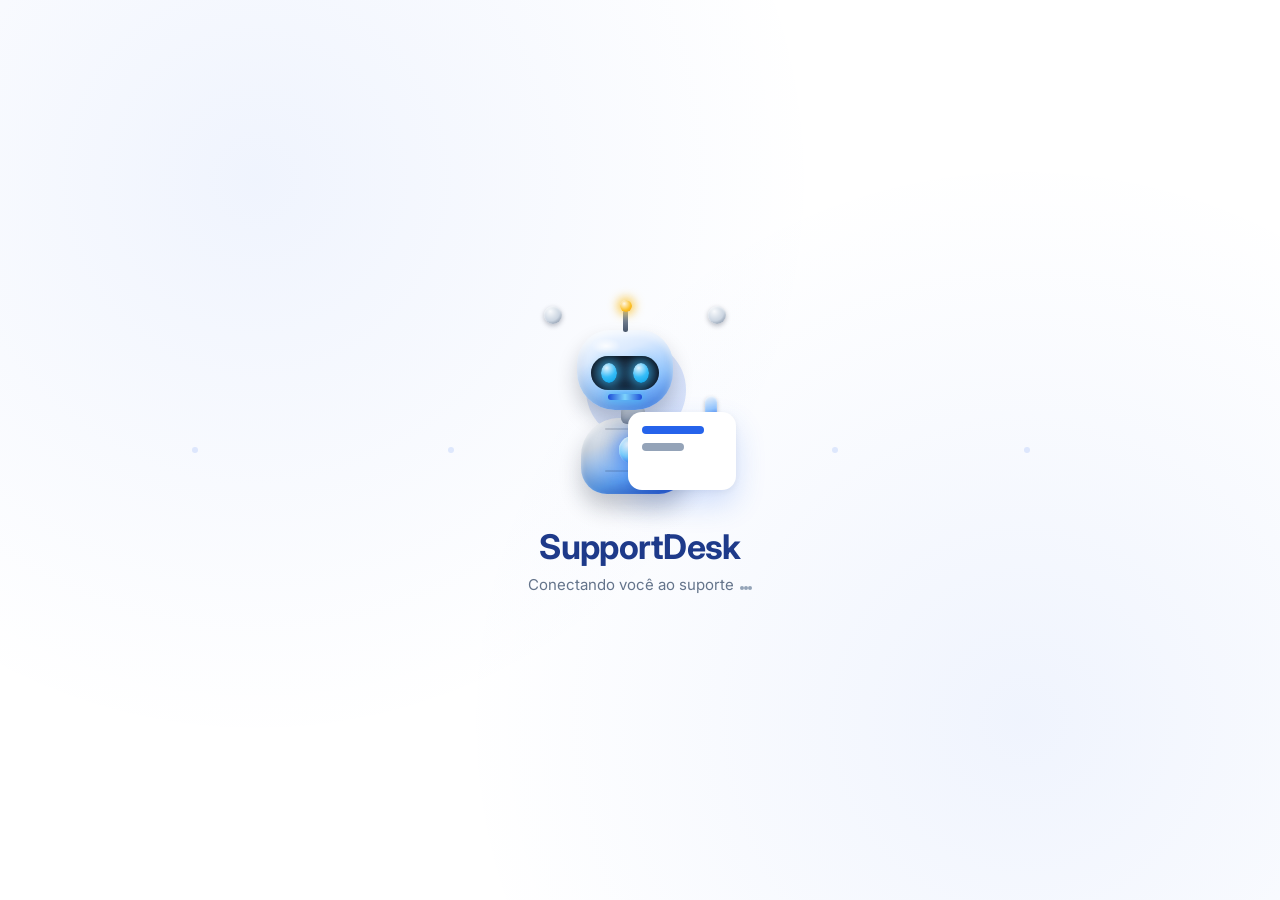
<file: index.html>
<!DOCTYPE html>
<html lang="pt-BR">
<head>
    <meta charset="UTF-8">
    <meta name="viewport" content="width=device-width, initial-scale=1.0">
    <title>Sistema de Chamados</title>

    <link rel="stylesheet" href="css/tokens.css">
    <link rel="stylesheet" href="css/style.css">

        <link rel="stylesheet" href="css/ui-enhancements.css">
<link rel="preconnect" href="https://fonts.googleapis.com">
    <link href="https://fonts.googleapis.com/css2?family=Inter:wght@400;500;600;700&display=swap" rel="stylesheet">
    <!-- Configurações do PWA -->
<link rel="manifest" href="manifest.json" />

<!-- Cor da barra do navegador -->
<meta name="theme-color" content="#0d6efd" />

<!-- Tags para funcionar no iPhone (iOS) -->
<meta name="apple-mobile-web-app-capable" content="yes" />
<meta name="apple-mobile-web-app-status-bar-style" content="default" />
<meta name="apple-mobile-web-app-title" content="InovaWeb" />

<!-- Ícones apontando para a pasta images -->
<link rel="apple-touch-icon" href="image/icon-192.png" />
<link rel="icon" type="image/png" href="image/icon-512.png" />
</head>
<div id="splash">
  <div class="bg-dot" style="left:15%; animation-duration:7s; animation-delay:0s;"></div>
  <div class="bg-dot" style="left:35%; animation-duration:9s; animation-delay:1.5s;"></div>
  <div class="bg-dot" style="left:65%; animation-duration:8s; animation-delay:.7s;"></div>
  <div class="bg-dot" style="left:80%; animation-duration:10s; animation-delay:2.3s;"></div>
  <div class="bg-dot" style="left:50%; animation-duration:7.5s; animation-delay:3s;"></div>

  <div class="support-animation">
    <div class="pulse-ring"></div>

    <div class="robot">
      <div class="arm-group">
        <div class="arm-segment upper"></div>
        <div class="joint-ball elbow"></div>
        <div class="arm-segment fore"></div>
        <div class="hand-bot"></div>
      </div>
      <div class="chest">
        <div class="panel-line top"></div>
        <div class="panel-line bottom"></div>
        <div class="core"></div>
      </div>
      <div class="shoulder left"></div>
      <div class="shoulder right"></div>
      <div class="neck"></div>
      <div class="head">
        <div class="antenna"></div>
        <div class="antenna-tip"></div>
        <div class="visor">
          <div class="eye-bot left"></div>
          <div class="eye-bot right"></div>
        </div>
        <div class="mouth-led"></div>
      </div>
      <div class="soundwave"></div>
      <div class="soundwave w2"></div>
      <div class="soundwave w3"></div>
    </div>

    <div class="ticket">
      <div class="ticket-check">
        <svg viewBox="0 0 24 24" fill="none" stroke="#fff" stroke-width="3" stroke-linecap="round" stroke-linejoin="round">
          <polyline points="20 6 9 17 4 12"></polyline>
        </svg>
      </div>
      <div class="line"></div>
      <div class="line small"></div>
    </div>
  </div>

  <h1>SupportDesk</h1>
  <p>Conectando você ao suporte <span class="dots"><span></span><span></span><span></span></span></p>
</div>

    <div class="login-container">
        <div class="login-card">

            <div class="logo-area">
                <h1>SupportDesk</h1>
                <p>Acesse o sistema de chamados</p>
            </div>

            <form id="loginForm">
                <div class="input-group">
                    <label>Usuário</label>
                    <input type="text" id="usuario" placeholder="Digite seu usuário" required>
                </div>

                <div class="input-group">
                    <label>Senha</label>
                    <input type="password" id="senha" placeholder="Digite sua senha" required>
                </div>

                <button type="submit">Entrar</button>
            </form>

            <p id="mensagem"></p>
        </div>
    </div>

    <script src="js/juncao.js"></script>
    
    <script>
        if ('serviceWorker' in navigator) {
          navigator.serviceWorker.register('service-worker.js')
            .then(() => console.log("Pronto! Seu site agora é um App."))
            .catch((err) => console.log("Erro ao criar o App:", err));
        }
  
    window.addEventListener("load", () => {

    setTimeout(() => {
        document.getElementById("splash").style.display = "none";
    }, 3000);

});
      </script>
  <script src="js/ui-enhancements.js"></script>
</body>
</html>
</file>
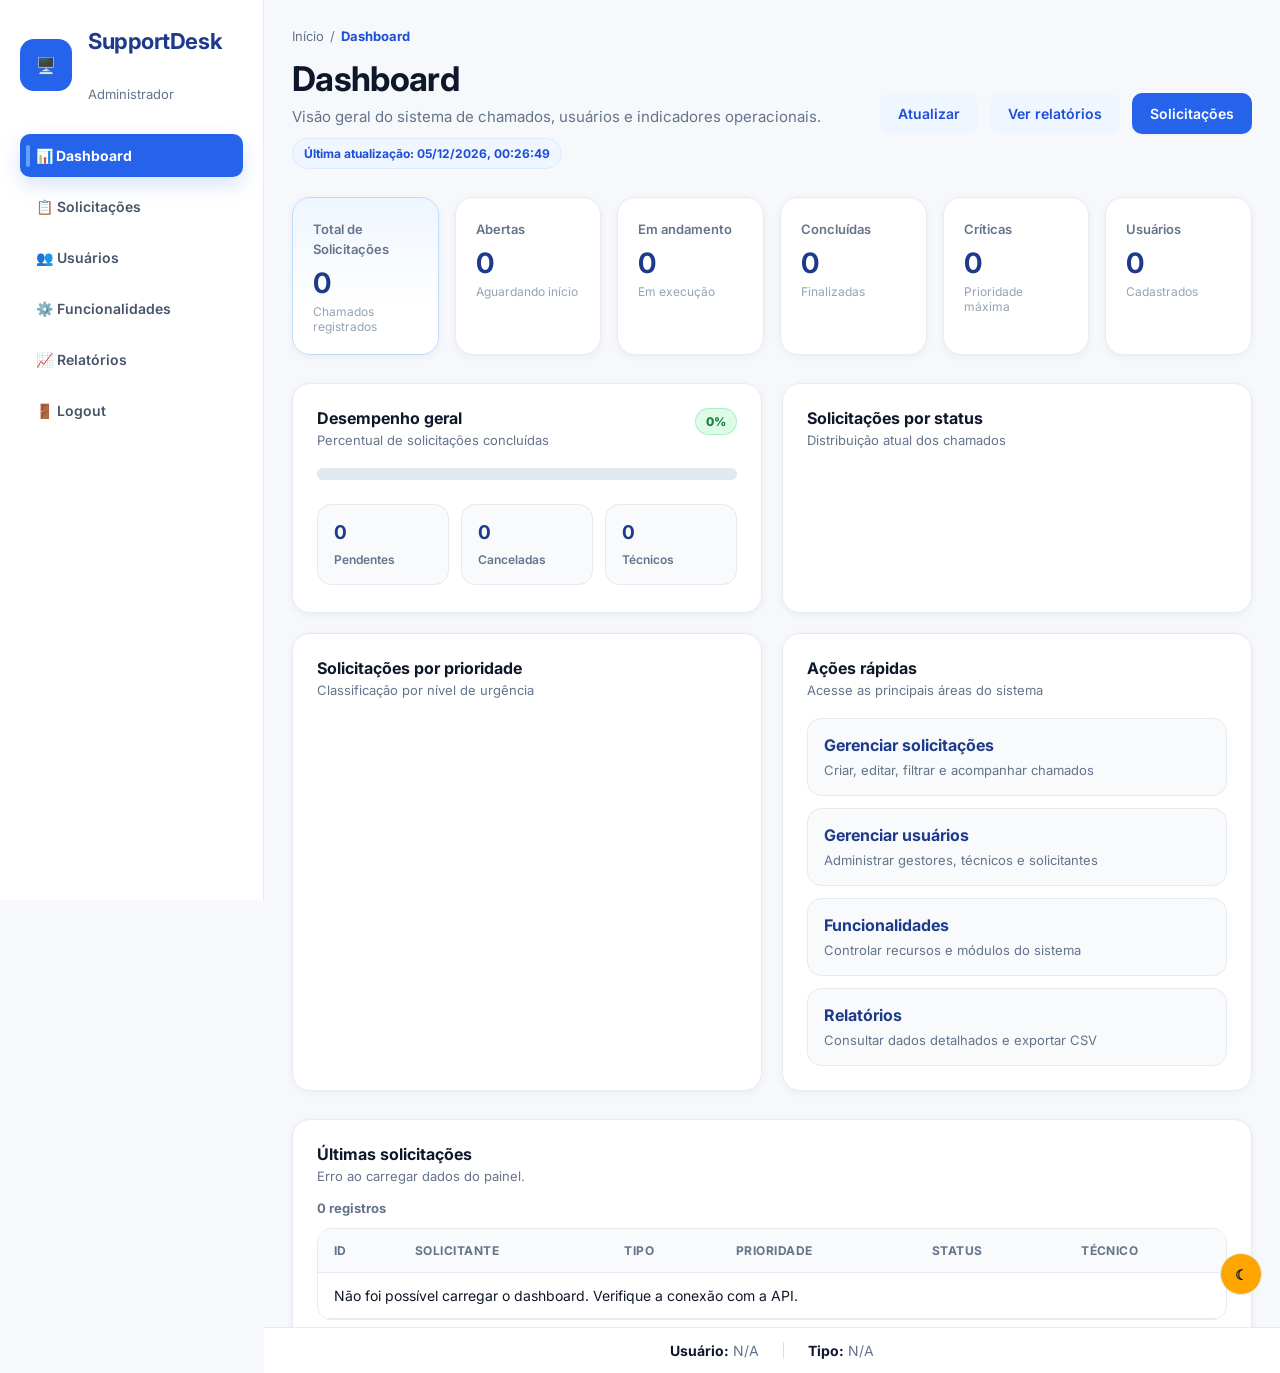
<file: Dashboard.html>
<!DOCTYPE html>
<html lang="pt-BR">
<head>
    <meta charset="UTF-8">
    <meta name="viewport" content="width=device-width, initial-scale=1.0">
    <title>Dashboard</title>
    <link rel="stylesheet" href="css/tokens.css">
    <link rel="stylesheet" href="css/nav.css">
    <link rel="stylesheet" href="css/dashboard.css">
        <link rel="stylesheet" href="css/ui-enhancements.css">
<link rel="preconnect" href="https://fonts.googleapis.com">
    <link href="https://fonts.googleapis.com/css2?family=Inter:wght@400;500;600;700&display=swap" rel="stylesheet">
</head>
<body>

<div class="layout">

    <!-- SIDEBAR (desktop) -->
    <aside class="sidebar">
      <div class="logo-area">
        <div class="logo-icon">🖥️</div>
        <div>
          <h2 class="l">SupportDesk</h2>
          <p>Administrador</p>
        </div>
      </div>
      <nav class="menu" aria-label="Navegação Principal">
          <a href="Dashboard.html" class="active">📊 Dashboard</a>
          <a href="Solicitacoes.html">📋 Solicitações</a>
          <a href="Gerenciamentos.html">👥 Usuários</a>
          <a href="Funcionalidades.html">⚙️ Funcionalidades</a>
          <a href="Relatorios.html">📈 Relatórios</a>
          <a href="index.html">🚪 Logout</a>
      </nav>
    </aside>

    <!-- NAVBAR MOBILE -->
    <header class="mobile-header">
      <span class="mobile-brand">SupportDesk</span>
      <button class="hamburger" id="hamburgerBtn" onclick="toggleMenu()" aria-label="Abrir menu" aria-expanded="false">
        <span></span>
        <span></span>
        <span></span>
      </button>
    </header>

    <!-- MENU MOBILE -->
    <nav class="mobile-menu" id="mobileMenu" aria-label="Navegação móvel">
          <a href="Dashboard.html" class="active" onclick="closeMobileMenu()">📊 Dashboard</a>
          <a href="Solicitacoes.html" onclick="closeMobileMenu()">📋 Solicitações</a>
          <a href="Gerenciamentos.html" onclick="closeMobileMenu()">👥 Usuários</a>
          <a href="Funcionalidades.html" onclick="closeMobileMenu()">⚙️ Funcionalidades</a>
          <a href="Relatorios.html" onclick="closeMobileMenu()">📈 Relatórios</a>
          <a href="index.html" onclick="closeMobileMenu()">🚪 Logout</a>
    </nav>
    <!-- OVERLAY -->
    <div class="mobile-overlay" id="mobileOverlay" onclick="closeMobileMenu()"></div>


    <main class="main-content">
        <header class="page-header">
            <div>
                <h1>Dashboard</h1>
                <p>Visão geral do sistema de chamados, usuários e indicadores operacionais.</p>
            </div>

            <div class="header-actions">
                <button type="button" class="secondary-button" id="btnAtualizarDashboard">Atualizar</button>
                <a href="Relatorios.html" class="secondary-button">Ver relatórios</a>
                <a href="Solicitacoes.html" class="primary-link-button">Solicitações</a>
            </div>
        </header>

        <section class="metrics-grid" aria-label="Indicadores principais">
            <div class="metric-card destaque">
                <span>Total de Solicitações</span>
                <h2 id="dashTotalSolicitacoes">0</h2>
                <p>Chamados registrados</p>
            </div>
            <div class="metric-card">
                <span>Abertas</span>
                <h2 id="dashAbertas">0</h2>
                <p>Aguardando início</p>
            </div>
            <div class="metric-card">
                <span>Em andamento</span>
                <h2 id="dashAndamento">0</h2>
                <p>Em execução</p>
            </div>
            <div class="metric-card">
                <span>Concluídas</span>
                <h2 id="dashConcluidas">0</h2>
                <p>Finalizadas</p>
            </div>
            <div class="metric-card">
                <span>Críticas</span>
                <h2 id="dashCriticas">0</h2>
                <p>Prioridade máxima</p>
            </div>
            <div class="metric-card">
                <span>Usuários</span>
                <h2 id="dashUsuarios">0</h2>
                <p>Cadastrados</p>
            </div>
        </section>

        <section class="dashboard-grid">
            <article class="panel-card performance-card">
                <div class="panel-header">
                    <div>
                        <h3>Desempenho geral</h3>
                        <p>Percentual de solicitações concluídas</p>
                    </div>
                    <span class="badge badge-status concluida" id="dashPercentualConcluido">0%</span>
                </div>

                <div class="progress-wrapper">
                    <div class="progress-track">
                        <div class="progress-fill" id="dashBarraConcluido"></div>
                    </div>
                </div>

                <div class="mini-stats">
                    <div>
                        <strong id="dashPendentes">0</strong>
                        <span>Pendentes</span>
                    </div>
                    <div>
                        <strong id="dashCanceladas">0</strong>
                        <span>Canceladas</span>
                    </div>
                    <div>
                        <strong id="dashTecnicos">0</strong>
                        <span>Técnicos</span>
                    </div>
                </div>
            </article>

            <article class="panel-card">
                <div class="panel-header">
                    <div>
                        <h3>Solicitações por status</h3>
                        <p>Distribuição atual dos chamados</p>
                    </div>
                </div>
                <div id="dashStatusResumo" class="bar-list"></div>
            </article>

            <article class="panel-card">
                <div class="panel-header">
                    <div>
                        <h3>Solicitações por prioridade</h3>
                        <p>Classificação por nível de urgência</p>
                    </div>
                </div>
                <div id="dashPrioridadeResumo" class="bar-list"></div>
            </article>

            <article class="panel-card quick-actions">
                <div class="panel-header">
                    <div>
                        <h3>Ações rápidas</h3>
                        <p>Acesse as principais áreas do sistema</p>
                    </div>
                </div>

                <div class="action-list">
                    <a href="Solicitacoes.html">
                        <strong>Gerenciar solicitações</strong>
                        <span>Criar, editar, filtrar e acompanhar chamados</span>
                    </a>
                    <a href="Gerenciamentos.html">
                        <strong>Gerenciar usuários</strong>
                        <span>Administrar gestores, técnicos e solicitantes</span>
                    </a>
                    <a href="Funcionalidades.html">
                        <strong>Funcionalidades</strong>
                        <span>Controlar recursos e módulos do sistema</span>
                    </a>
                    <a href="Relatorios.html">
                        <strong>Relatórios</strong>
                        <span>Consultar dados detalhados e exportar CSV</span>
                    </a>
                </div>
            </article>
        </section>

        <section class="table-card">
            <div class="table-title">
                <div>
                    <h3>Últimas solicitações</h3>
                    <p id="dashAtualizacao">Carregando informações...</p>
                </div>
            </div>

            <div class="table-wrapper">
                <table>
                    <thead>
                        <tr>
                            <th>ID</th>
                            <th>Solicitante</th>
                            <th>Tipo</th>
                            <th>Prioridade</th>
                            <th>Status</th>
                            <th>Técnico</th>
                        </tr>
                    </thead>
                    <tbody id="dashTabelaRecentes">
                        <tr>
                            <td colspan="6">Carregando solicitações...</td>
                        </tr>
                    </tbody>
                </table>
            </div>
        </section>
    </main>
</div>

<footer id="rodape-usuario"></footer>

<script src="js/dashboard.js"></script>
  <script src="js/ui-enhancements.js"></script>
</body>
</html>
</file>
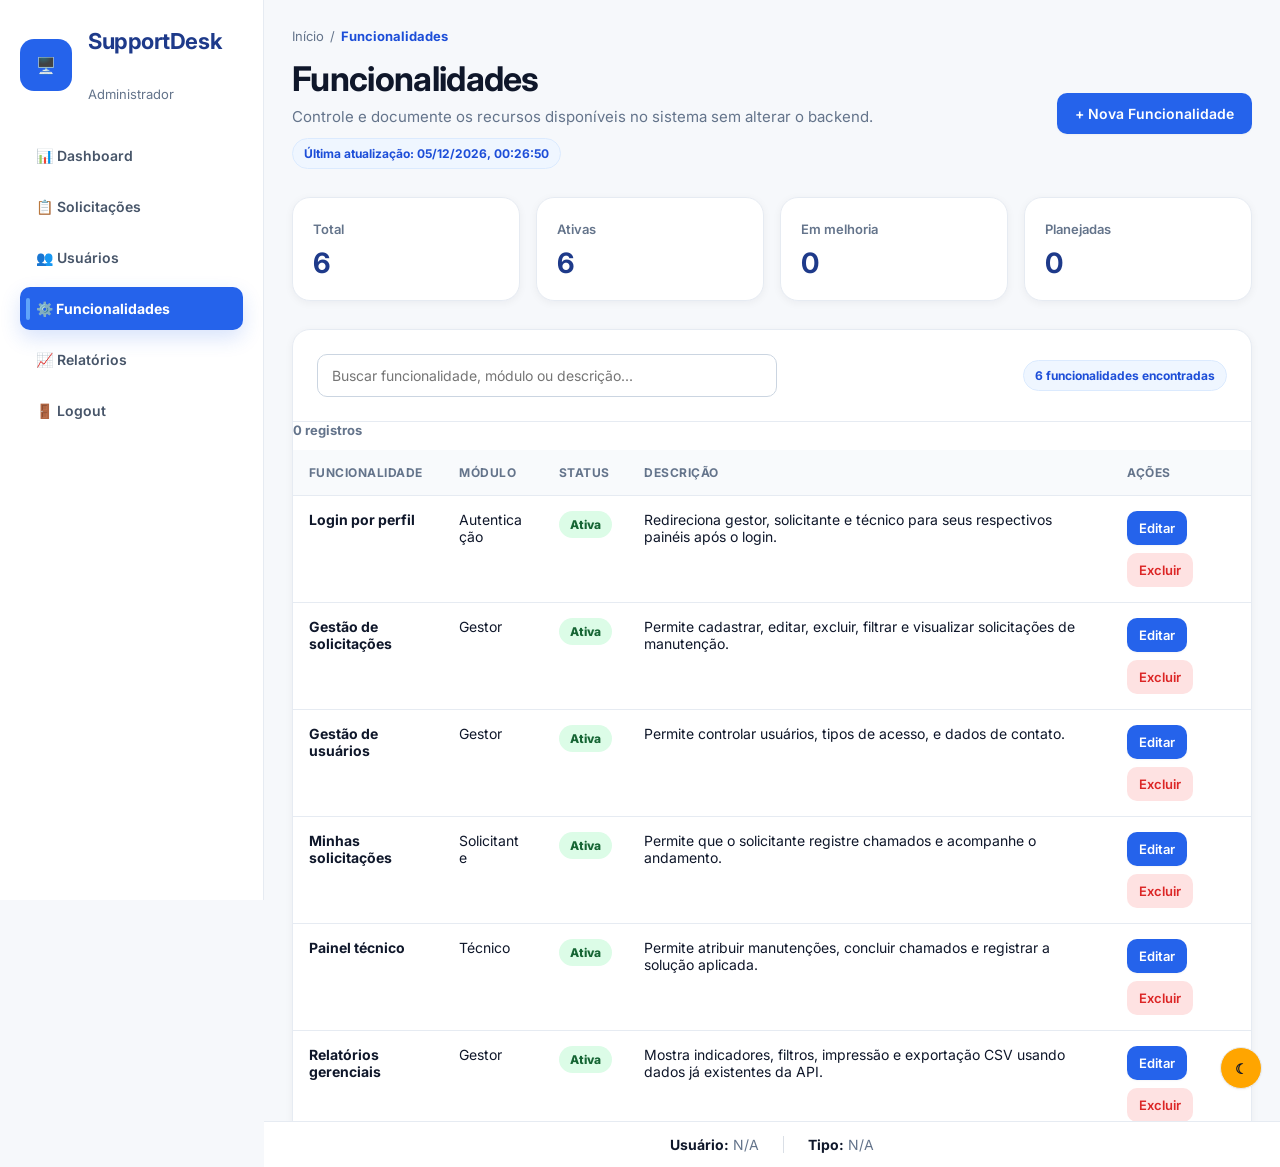
<file: Funcionalidades.html>
<!DOCTYPE html>
<html lang="pt-BR">
<head>
    <meta charset="UTF-8">
    <meta name="viewport" content="width=device-width, initial-scale=1.0">
    <title>Funcionalidades</title>
    <link rel="stylesheet" href="css/tokens.css">
    <link rel="stylesheet" href="css/nav.css">
    <link rel="stylesheet" href="css/funcionalidades.css">
        <link rel="stylesheet" href="css/ui-enhancements.css">
<link rel="preconnect" href="https://fonts.googleapis.com">
    <link href="https://fonts.googleapis.com/css2?family=Inter:wght@400;500;600;700&display=swap" rel="stylesheet">
</head>
<body>

<div class="layout">

    <!-- SIDEBAR (desktop) -->
    <aside class="sidebar">
      <div class="logo-area">
        <div class="logo-icon">🖥️</div>
        <div>
          <h2 class="l">SupportDesk</h2>
          <p>Administrador</p>
        </div>
      </div>
      <nav class="menu" aria-label="Navegação Principal">
          <a href="Dashboard.html">📊 Dashboard</a>
          <a href="Solicitacoes.html">📋 Solicitações</a>
          <a href="Gerenciamentos.html">👥 Usuários</a>
          <a href="Funcionalidades.html" class="active">⚙️ Funcionalidades</a>
          <a href="Relatorios.html">📈 Relatórios</a>
          <a href="index.html">🚪 Logout</a>
      </nav>
    </aside>

    <!-- NAVBAR MOBILE -->
    <header class="mobile-header">
      <span class="mobile-brand">SupportDesk</span>
      <button class="hamburger" id="hamburgerBtn" onclick="toggleMenu()" aria-label="Abrir menu" aria-expanded="false">
        <span></span>
        <span></span>
        <span></span>
      </button>
    </header>

    <!-- MENU MOBILE -->
    <nav class="mobile-menu" id="mobileMenu" aria-label="Navegação móvel">
          <a href="Dashboard.html" onclick="closeMobileMenu()">📊 Dashboard</a>
          <a href="Solicitacoes.html" onclick="closeMobileMenu()">📋 Solicitações</a>
          <a href="Gerenciamentos.html" onclick="closeMobileMenu()">👥 Usuários</a>
          <a href="Funcionalidades.html" class="active" onclick="closeMobileMenu()">⚙️ Funcionalidades</a>
          <a href="Relatorios.html" onclick="closeMobileMenu()">📈 Relatórios</a>
          <a href="index.html" onclick="closeMobileMenu()">🚪 Logout</a>
    </nav>
    <!-- OVERLAY -->
    <div class="mobile-overlay" id="mobileOverlay" onclick="closeMobileMenu()"></div>


    <main class="main-content">
        <header class="page-header">
            <div>
                <h1>Funcionalidades</h1>
                <p>Controle e documente os recursos disponíveis no sistema sem alterar o backend.</p>
            </div>

            <button type="button" id="btnNovaFuncionalidade">+ Nova Funcionalidade</button>
        </header>

        <section class="metrics-grid" aria-label="Resumo das funcionalidades">
            <div class="metric-card">
                <span>Total</span>
                <h2 id="totalFuncionalidades">0</h2>
            </div>
            <div class="metric-card">
                <span>Ativas</span>
                <h2 id="totalAtivas">0</h2>
            </div>
            <div class="metric-card">
                <span>Em melhoria</span>
                <h2 id="totalMelhoria">0</h2>
            </div>
            <div class="metric-card">
                <span>Planejadas</span>
                <h2 id="totalPlanejadas">0</h2>
            </div>
        </section>

        <section class="main-card">
            <div class="toolbar">
                <div class="toolbar-left">
                    <input type="text" id="buscarFuncionalidade" placeholder="Buscar funcionalidade, módulo ou descrição...">
                </div>
                <div class="toolbar-right">
                    <span class="results-count" id="contadorResultados">Funcionalidades cadastradas</span>
                </div>
            </div>

            <div class="feature-panel" id="formPanel">
                <form id="formFuncionalidade">
                    <input type="hidden" id="funcionalidadeId">

                    <div class="form-grid">
                        <div class="form-group">
                            <label for="nomeFuncionalidade">Nome</label>
                            <input id="nomeFuncionalidade" required placeholder="Ex: Relatórios gerenciais">
                        </div>

                        <div class="form-group">
                            <label for="moduloFuncionalidade">Módulo</label>
                            <select id="moduloFuncionalidade" required>
                                <option value="">Selecione</option>
                                <option value="Gestor">Gestor</option>
                                <option value="Solicitante">Solicitante</option>
                                <option value="Técnico">Técnico</option>
                                <option value="Autenticação">Autenticação</option>
                                <option value="Sistema">Sistema</option>
                            </select>
                        </div>

                        <div class="form-group">
                            <label for="statusFuncionalidade">Status</label>
                            <select id="statusFuncionalidade" required>
                                <option value="Ativa">Ativa</option>
                                <option value="Em melhoria">Em melhoria</option>
                                <option value="Planejada">Planejada</option>
                            </select>
                        </div>
                    </div>

                    <div class="form-group">
                        <label for="descricaoFuncionalidade">Descrição</label>
                        <textarea id="descricaoFuncionalidade" required placeholder="Descreva a funcionalidade e sua finalidade no sistema."></textarea>
                    </div>

                    <div class="form-actions">
                        <button type="button" class="secondary-button" id="btnCancelarEdicao">Cancelar</button>
                        <button type="submit" id="btnSalvarFuncionalidade">Salvar Funcionalidade</button>
                    </div>
                </form>
            </div>

            <div class="table-wrapper">
                <table>
                    <thead>
                        <tr>
                            <th>Funcionalidade</th>
                            <th>Módulo</th>
                            <th>Status</th>
                            <th>Descrição</th>
                            <th>Ações</th>
                        </tr>
                    </thead>
                    <tbody id="tabelaFuncionalidades"></tbody>
                </table>
            </div>
        </section>
    </main>
</div>

<footer id="rodape-usuario"></footer>

<script src="js/funcionalidades.js"></script>
  <script src="js/ui-enhancements.js"></script>
</body>
</html>
</file>
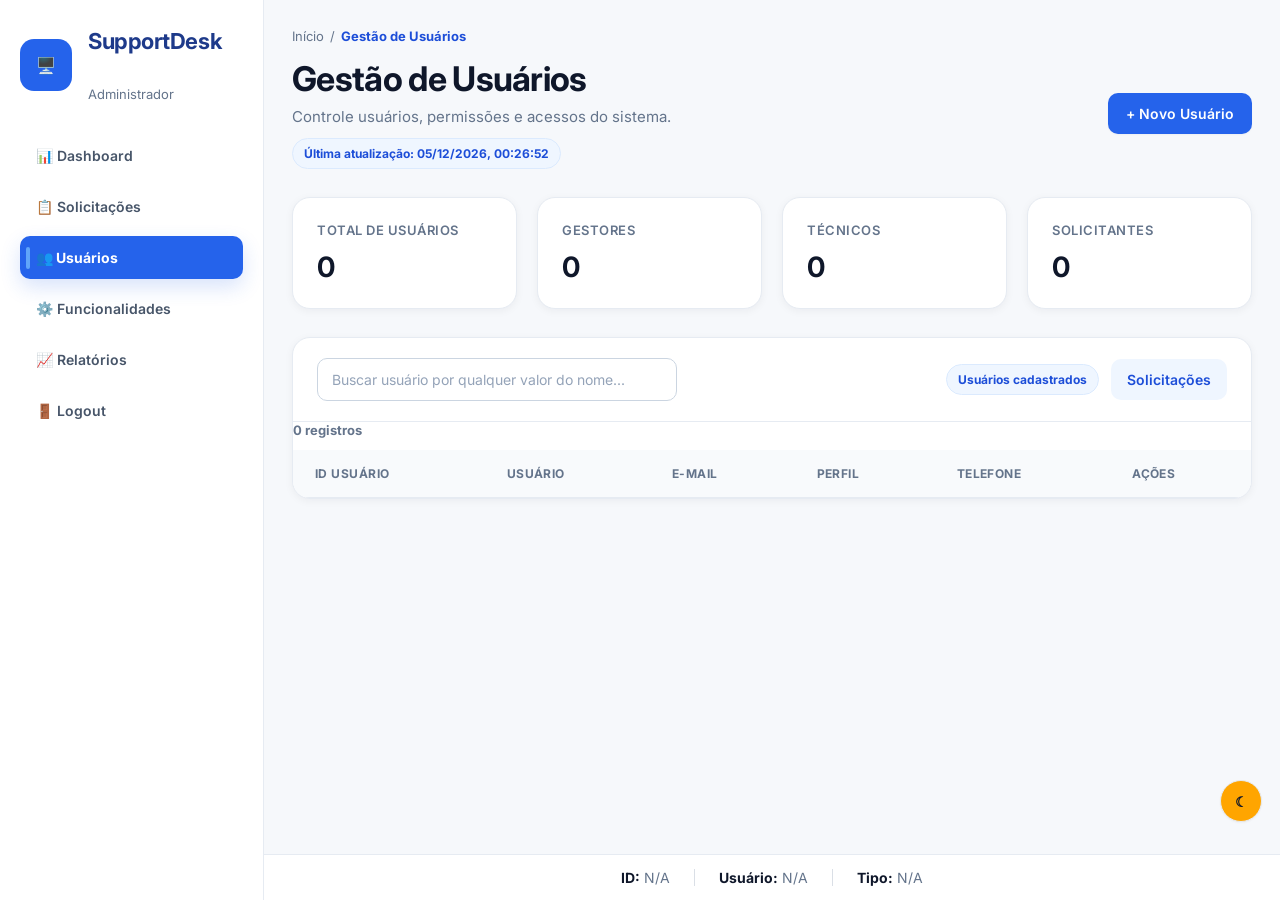
<file: Gerenciamentos.html>
<!-- Gerenciamentos.html -->
<!DOCTYPE html>
<html lang="pt-BR">

<head>
    <meta charset="UTF-8">
    <meta http-equiv="X-UA-Compatible" content="IE=edge">
    <meta name="viewport" content="width=device-width, initial-scale=1.0">

    <title>Gestão de Usuários</title>

    <link rel="stylesheet" href="css/tokens.css">
    <link rel="stylesheet" href="css/nav.css">
    <link rel="stylesheet" href="css/Gerenciamentos.css">

        <link rel="stylesheet" href="css/ui-enhancements.css">
<link rel="preconnect" href="https://fonts.googleapis.com">
    <link href="https://fonts.googleapis.com/css2?family=Inter:wght@400;500;600;700&display=swap" rel="stylesheet">
</head>

<body>

    <div class="layout">

    <!-- SIDEBAR (desktop) -->
    <aside class="sidebar">
      <div class="logo-area">
        <div class="logo-icon">🖥️</div>
        <div>
          <h2 class="l">SupportDesk</h2>
          <p>Administrador</p>
        </div>
      </div>
      <nav class="menu" aria-label="Navegação Principal">
          <a href="Dashboard.html">📊 Dashboard</a>
          <a href="Solicitacoes.html">📋 Solicitações</a>
          <a href="Gerenciamentos.html" class="active">👥 Usuários</a>
          <a href="Funcionalidades.html">⚙️ Funcionalidades</a>
          <a href="Relatorios.html">📈 Relatórios</a>
          <a href="index.html">🚪 Logout</a>
      </nav>
    </aside>

    <!-- NAVBAR MOBILE -->
    <header class="mobile-header">
      <span class="mobile-brand">SupportDesk</span>
      <button class="hamburger" id="hamburgerBtn" onclick="toggleMenu()" aria-label="Abrir menu" aria-expanded="false">
        <span></span>
        <span></span>
        <span></span>
      </button>
    </header>

    <!-- MENU MOBILE -->
    <nav class="mobile-menu" id="mobileMenu" aria-label="Navegação móvel">
          <a href="Dashboard.html" onclick="closeMobileMenu()">📊 Dashboard</a>
          <a href="Solicitacoes.html" onclick="closeMobileMenu()">📋 Solicitações</a>
          <a href="Gerenciamentos.html" class="active" onclick="closeMobileMenu()">👥 Usuários</a>
          <a href="Funcionalidades.html" onclick="closeMobileMenu()">⚙️ Funcionalidades</a>
          <a href="Relatorios.html" onclick="closeMobileMenu()">📈 Relatórios</a>
          <a href="index.html" onclick="closeMobileMenu()">🚪 Logout</a>
    </nav>
    <!-- OVERLAY -->
    <div class="mobile-overlay" id="mobileOverlay" onclick="closeMobileMenu()"></div>


        <!-- CONTEÚDO -->
        <main class="main-content">

            <!-- HEADER -->
            <section class="page-header">

                <div class="header-text">

                    <h1>Gestão de Usuários</h1>

                    <p>
                        Controle usuários, permissões e acessos do sistema.
                    </p>

                </div>

                <button
                    class="primary-button"
                    onclick="abrirModalAdicionar()"
                >
                    + Novo Usuário
                </button>

            </section>
            <section class="metrics-grid">

                <div class="metric-card">

                    <div class="metric-info">
                        <span>Total de Usuários</span>
                        <h2 id="totalUsuarios">0</h2>
                    </div>

                </div>

                <div class="metric-card">

                    <div class="metric-info">
                        <span>Gestores</span>
                        <h2 id="totalGestores">0</h2>
                    </div>

                </div>

                <div class="metric-card">

                    <div class="metric-info">
                        <span>Técnicos</span>
                        <h2 id="totalTecnicos">0</h2>
                    </div>

                </div>

                <div class="metric-card">

                    <div class="metric-info">
                        <span>Solicitantes</span>
                        <h2 id="totalSolicitantes">0</h2>
                    </div>

                </div>

            </section>
            <!-- CARD PRINCIPAL -->
            <section class="main-card">

                <!-- TOOLBAR -->
                    <div class="toolbar">

                        <div class="toolbar-left">

                            <input
                                type="text"
                                id="buscarUsuario"
                                placeholder="Buscar usuário por qualquer valor do nome..."
                            >

                        </div>

                    <div class="toolbar-right">

                        <span class="results-count">
                            Usuários cadastrados
                        </span>

                        <a href="Solicitacoes.html" class="secondary-button">
                            Solicitações
                        </a>

                    </div>

                </div>

                <!-- TABELA -->
                <div class="table-wrapper">

                    <table>

                        <thead>

                            <tr>
                                <th>ID Usuário</th>
                                <th>Usuário</th>
                                <th>E-mail</th>
                                <th>Perfil</th>
                                <th>Telefone</th>
                                <th>Ações</th>
                            </tr>

                        </thead>

                        <tbody id="tabelausuarios"></tbody>

                    </table>

                </div>

            </section>

        </main>

    </div>

<form id ="formAdd">
    <!-- MODAL ADICIONAR -->
    <div class="modal" id="modalAdicionar">

        <div class="modal-content">

            <div class="modal-header">

                <h2>Novo Usuário</h2>

                <p>
                    Preencha as informações para cadastrar um usuário.
                </p>

            </div>

            <div class="form-group">

                <label>Nome</label>
                <input id="nomeAdd"required >

            </div>

            <div class="form-group">

                <label>E-mail</label>
                <input id="emailAdd"required>

            </div>

            <div class="form-group">

                <label>Senha</label>
                <input id="senhaAdd" type="password"required>

            </div>

            <div class="form-group">

                <label>Tipo de Usuário</label>

                <select id="tipo_usuarioAdd"required>

                    <option value="">Selecione</option>

                    <option value="manutentor">
                        Responsável pela Manutenção
                    </option>

                    <option value="gestor">
                        Gestor
                    </option>

                    <option value="solicitante">
                        Solicitante
                    </option>

                </select>

            </div>

            <div class="form-group">

                <label>Telefone</label>

                <input
                    id="telefoneAdd"
                    placeholder="(32)99999-9999"
                    required
                >

            </div>

            <div class="modal-buttons">

                <button
                    class="secondary-modal-button"
                    onclick="fecharModal('modalAdicionar')"
                >
                    Cancelar
                </button>

                <button type="button" onclick="validarFormularioAdd()">
                    Salvar Usuário
                </button>

            </div>

        </div>

    </div>
</form>

<form id="formEdit">
    <!-- MODAL EDITAR -->
    <div class="modal" id="modalEditar">

        <div class="modal-content">

            <div class="modal-header">

                <h2>Editar Usuário</h2>

                <p>
                    Atualize as informações do usuário selecionado.
                </p>

            </div>

            <input id="idEdit" hidden>

            <div class="form-group">

                <label>Nome</label>
                <input id="nomeEdit" required>

            </div>

            <div class="form-group">

                <label>E-mail</label>
                <input id="emailEdit" required>

            </div>

            <div class="form-group">

                <label>Senha</label>
                <input id="senhaEdit" type="password" required>

            </div>

            <div class="form-group">

                <label>Tipo de Usuário</label>

                <select id="tipo_usuarioEdit" required>

                    <option value="">Selecione</option>

                    <option value="manutentor">
                        Responsável pela Manutenção
                    </option>

                    <option value="gestor">
                        Gestor
                    </option>

                    <option value="solicitante">
                        Solicitante
                    </option>

                </select>

            </div>

            <div class="form-group">

                <label >Telefone</label>
                <input required id="telefoneEdit">

            </div>

            <div class="modal-buttons">

                <button
                    class="secondary-modal-button"
                    onclick="fecharModal('modalEditar')"
                >
                    Cancelar
                </button>

                <button type="button" onclick="validarFormularioEdit()">
                    Atualizar Usuário
                </button>

            </div>

        </div>

    </div>
</form>
    <footer id="rodape-usuario"></footer>

    <script src="js/Gerenciamentos.js"></script>

  <script src="js/ui-enhancements.js"></script>
</body>

</html>
</file>
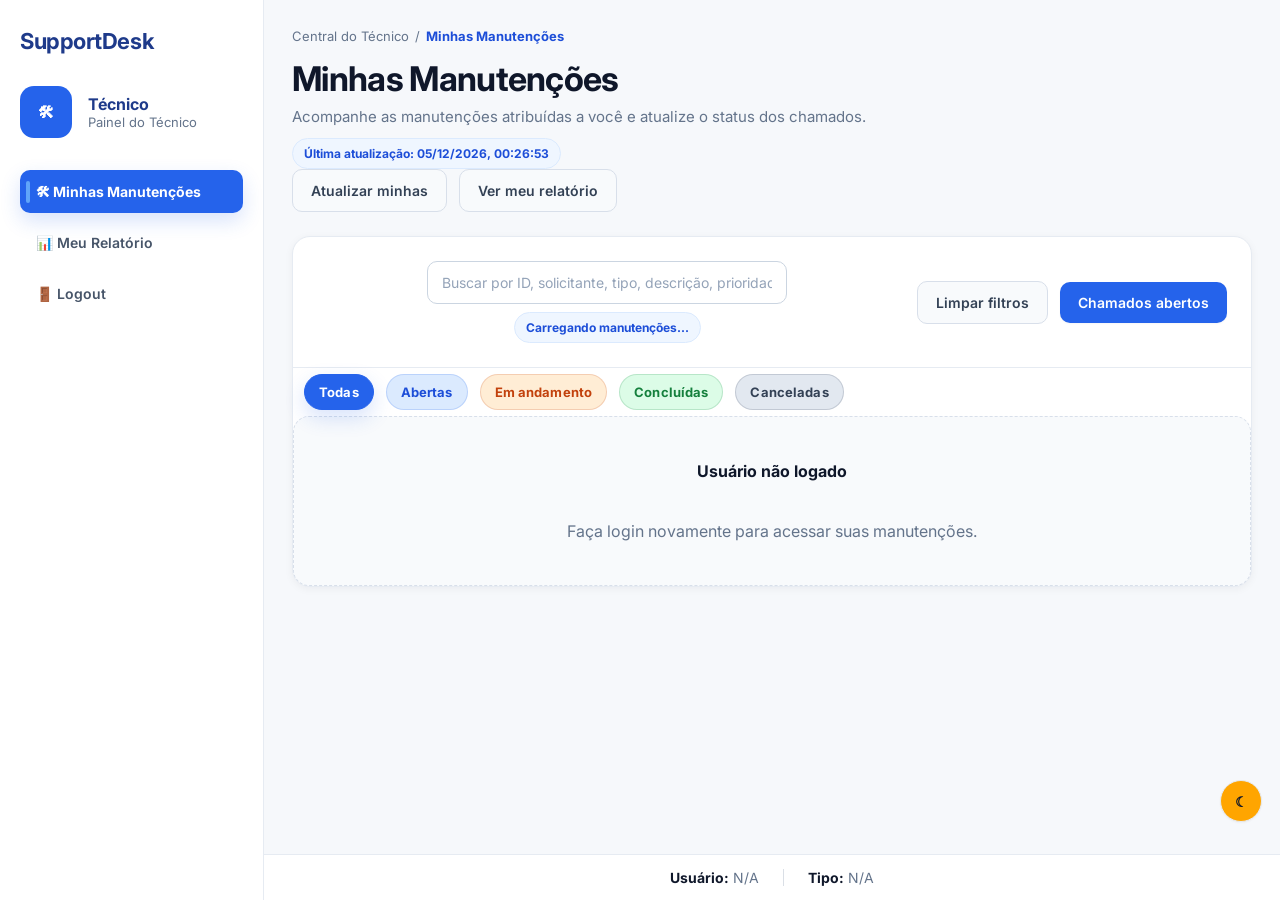
<file: manutencoes_aberta.html>
<!doctype html>
<html lang="pt-BR">
  <head>
    <meta charset="UTF-8" />
    <meta name="viewport" content="width=device-width, initial-scale=1.0" />
    <title>Minhas Manutenções</title>
    <link rel="stylesheet" href="css/tokens.css" />
    <link rel="stylesheet" href="css/nav.css" />
    <link rel="stylesheet" href="css/manutencoes_aberta.css" />
    <link rel="stylesheet" href="css/ui-enhancements.css" />
    <link rel="preconnect" href="https://fonts.googleapis.com" />
    <link rel="preconnect" href="https://fonts.gstatic.com" crossorigin />
    <link
      href="https://fonts.googleapis.com/css2?family=Inter:wght@400;500;600;700&display=swap"
      rel="stylesheet"
    />
  </head>

  <body>
    <div class="layout">
      <!-- SIDEBAR (desktop) -->
      <aside class="sidebar">
        <div>
          <h2 class="l">SupportDesk</h2>
          <div class="logo-area">
            <div class="logo-icon">🛠</div>
            <div>
              <h2>Técnico</h2>
              <p>Painel do Técnico</p>
            </div>
          </div>
          <nav class="menu">
            <a href="#" class="active">🛠 Minhas Manutenções</a>
            <a href="RelatorioTecnico.html">📊 Meu Relatório</a>
            <a href="index.html">🚪 Logout</a>
          </nav>
        </div>
      </aside>

      <!-- NAVBAR MOBILE -->
      <header class="mobile-header">
        <span class="mobile-brand">SupportDesk</span>
        <button
          class="hamburger"
          id="hamburgerBtn"
          onclick="toggleMenu()"
          aria-label="Abrir menu"
          aria-expanded="false"
        >
          <span></span>
          <span></span>
          <span></span>
        </button>
      </header>

      <!-- MENU MOBILE -->
      <nav class="mobile-menu" id="mobileMenu" aria-label="Navegação móvel">
        <a href="#" class="active" onclick="closeMobileMenu()"
          >🛠 Minhas Manutenções</a
        >
        <a href="RelatorioTecnico.html" onclick="closeMobileMenu()"
          >📊 Meu Relatório</a
        >
        <a href="index.html" onclick="closeMobileMenu()">🚪 Logout</a>
      </nav>
      <!-- OVERLAY -->
      <div
        class="mobile-overlay"
        id="mobileOverlay"
        onclick="closeMobileMenu()"
      ></div>

      <main class="main-content tecnico-content">
        <section class="page-header tecnico-header">
          <div class="header-text">
            <h1>Minhas Manutenções</h1>
            <p>
              Acompanhe as manutenções atribuídas a você e atualize o status dos
              chamados.
            </p>
          </div>

          <div class="header-actions tecnico-header-actions">
            <button
              type="button"
              class="secondary-button"
              onclick="minhas_manutencoes()"
            >
              Atualizar minhas
            </button>
            <button
              class="secondary-button"
              onclick="window.location.href = 'RelatorioTecnico.html'"
            >
              Ver meu relatório
            </button>
          </div>
        </section>

        <section class="main-card tecnico-list-card">
          <div class="toolbar tecnico-toolbar">
            <div class="toolbar-left">
              <input
                type="text"
                id="buscarManutencaoTecnico"
                placeholder="Buscar por ID, solicitante, tipo, descrição, prioridade ou status..."
              />
              <span class="results-count" id="contadorManutencoesTecnico"
                >Carregando manutenções...</span
              >
            </div>

            <div class="toolbar-right">
              <button
                type="button"
                class="secondary-button"
                onclick="limparFiltrosTecnico()"
              >
                Limpar filtros
              </button>
              <button type="button" onclick="buscar()">Chamados abertos</button>
            </div>
          </div>

          <div
            class="status-filter-bar"
            id="filtrosStatusTecnico"
            aria-label="Filtros por status"
          >
            <button type="button" class="status-filter active" data-status="">
              Todas
            </button>
            <button
              type="button"
              class="status-filter status-aberta"
              data-status="aberta"
            >
              Abertas
            </button>
            <button
              type="button"
              class="status-filter status-andamento"
              data-status="em andamento"
            >
              Em andamento
            </button>
            <button
              type="button"
              class="status-filter status-concluida"
              data-status="concluida"
            >
              Concluídas
            </button>
            <button
              type="button"
              class="status-filter status-cancelada"
              data-status="cancelada"
            >
              Canceladas
            </button>
          </div>

          <div id="content" class="content-area loading">
            Carregando suas manutenções...
          </div>
        </section>
      </main>
    </div>

    <div id="modalEncerrar" class="modal-overlay">
      <div class="modal-box">
        <div class="modal-header">
          <h2>Concluir Chamado</h2>
          <button class="close-btn" onclick="fecharModalChamado()">✕</button>
        </div>

        <div class="modal-body">
          <label>Solução aplicada</label>
          <textarea id="solucao" placeholder="Digite a solução..."></textarea>
          <div class="contador"><span id="contadorCaracteres">0</span>/500</div>
        </div>

        <div class="modal-footer">
          <button class="btn-cancelar" onclick="fecharModalChamado()">
            Cancelar
          </button>
          <button class="btn-confirmar" onclick="encerrarChamado()">
            Finalizar chamado
          </button>
        </div>
      </div>
    </div>

    <footer id="rodape-usuario"></footer>

    <script src="js/manutencoes_aberta.js"></script>
    <script src="js/ui-enhancements.js"></script>
  </body>
</html>
</file>
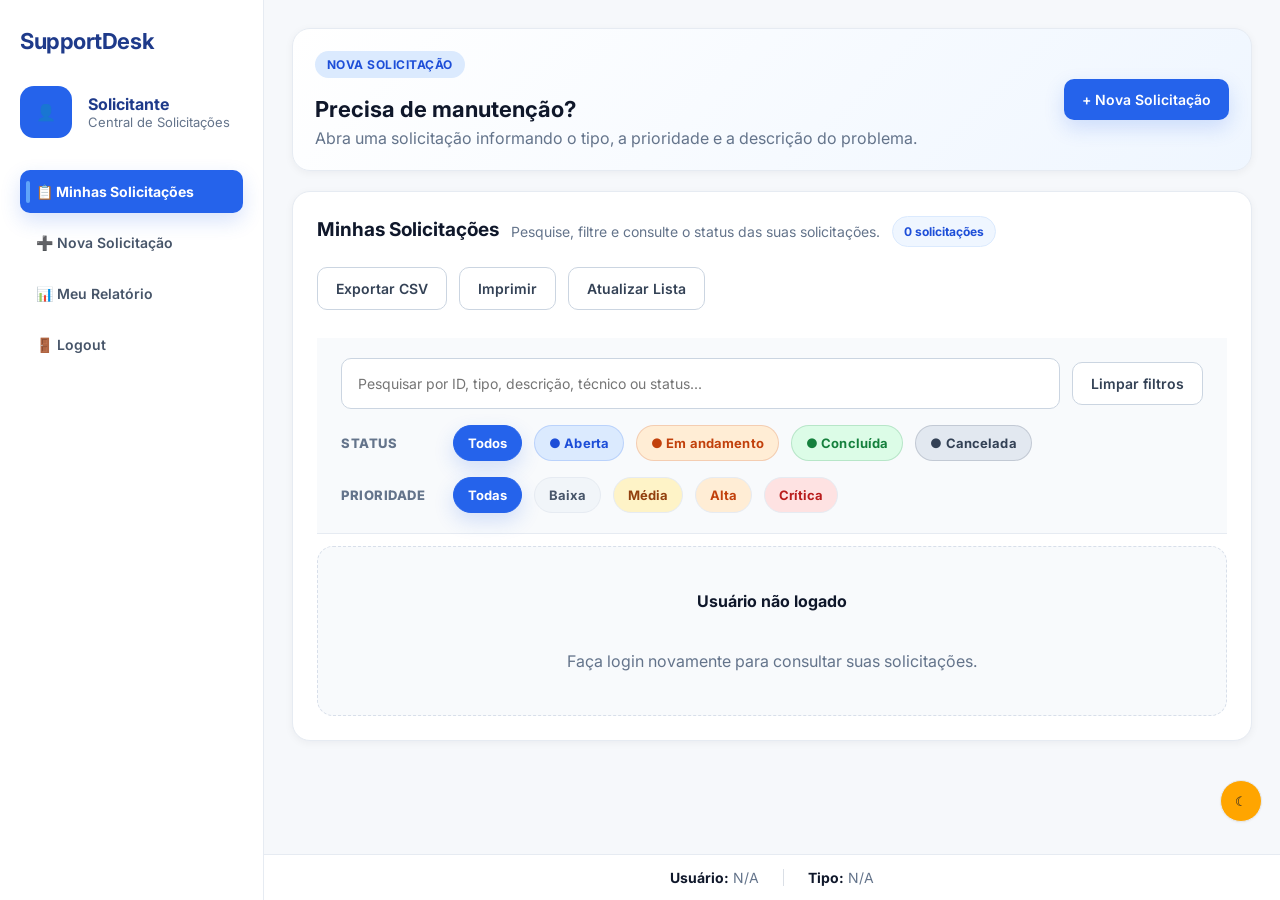
<file: minhas_solicitacoes.html>
<!DOCTYPE html>
<html lang="pt-br">

<head>
  <meta charset="UTF-8" />
  <meta name="viewport" content="width=device-width, initial-scale=1.0" />
  <title>Minhas Solicitações</title>
  <link rel="stylesheet" href="css/tokens.css">
  <link rel="stylesheet" href="css/nav.css">
  <link rel="stylesheet" href="css/minhas_solicitacoes.css">
      <link rel="stylesheet" href="css/ui-enhancements.css">
<link rel="preconnect" href="https://fonts.googleapis.com">
  <link href="https://fonts.googleapis.com/css2?family=Inter:wght@400;500;600;700&display=swap" rel="stylesheet">
</head>

<body>

  <div class="layout">

    <!-- SIDEBAR (desktop) -->
    <aside class="sidebar">
      <div>
        <h2 class="l">SupportDesk</h2>
        <div class="logo-area">
          <div class="logo-icon">👤</div>
          <div>
            <h2>Solicitante</h2>
            <p>Central de Solicitações</p>
          </div>
        </div>
        <nav class="menu">
          <a href="#" class="active">📋 Minhas Solicitações</a>
          <a href="#" onclick="carregarSolicitantes('solicitante','solicitanteAdd'), abrirModalAdicionar()">➕ Nova Solicitação</a>
          <a href="RelatorioSolicitante.html">📊 Meu Relatório</a>
          <a href="index.html">🚪 Logout</a>
        </nav>
      </div>
    </aside>

    <!-- NAVBAR MOBILE -->
    <header class="mobile-header">
      <span class="mobile-brand">SupportDesk</span>
      <button class="hamburger" id="hamburgerBtn" onclick="toggleMenu()" aria-label="Abrir menu" aria-expanded="false">
        <span></span>
        <span></span>
        <span></span>
      </button>
    </header>

    <!-- MENU MOBILE DROPDOWN -->
    <nav class="mobile-menu" id="mobileMenu">
      <a href="#" onclick="closeMobileMenu()">📋 Minhas Solicitações</a>
      <a href="#" onclick="carregarSolicitantes('solicitante','solicitanteAdd'), abrirModalAdicionar(), closeMobileMenu()">➕ Nova Solicitação</a>
      <a href="RelatorioSolicitante.html">📊 Meu Relatório</a>
      <a href="index.html">🚪 Logout</a>
    </nav>
    <!-- OVERLAY para fechar o menu ao clicar fora -->
    <div class="mobile-overlay" id="mobileOverlay" onclick="closeMobileMenu()"></div>

    <!-- CONTEÚDO -->
    <main class="main-content">

     

      <!-- ÁREA DE AÇÃO DO SOLICITANTE -->
      <section class="solicitante-actions" aria-label="Ações do solicitante">
        <div class="solicitante-action-card">
          <div>
            <span class="page-tag">NOVA SOLICITAÇÃO</span>
            <h2>Precisa de manutenção?</h2>
            <p>Abra uma solicitação informando o tipo, a prioridade e a descrição do problema.</p>
          </div>
          <button class="primary-button" onclick="carregarSolicitantes('solicitante','solicitanteAdd'), abrirModalAdicionar()">
            + Nova Solicitação
          </button>
        </div>
      </section>

      <!-- CARD PRINCIPAL -->
      <section class="content-card">
        <div class="toolbar">
          <div class="toolbar-left">
            <h3>Minhas Solicitações</h3>
            <p>Pesquise, filtre e consulte o status das suas solicitações.</p>
            <span id="contadorSolicitante">0 solicitações</span>
          </div>
          <div class="toolbar-right">
            <button class="secondary-button" id="btnExportarSolicitante" type="button">Exportar CSV</button>
            <button class="secondary-button" id="btnImprimirSolicitante" type="button">Imprimir</button>
            <button class="secondary-button" onclick="buscar()" type="button">Atualizar Lista</button>
          </div>
        </div>

        <div class="filtros-solicitante filtros-solicitante-modern" aria-label="Filtros de solicitações">
          <div class="filter-search-row">
            <input type="text" id="buscarSolicitacao" placeholder="Pesquisar por ID, tipo, descrição, técnico ou status...">
            <button class="secondary-button" id="btnLimparFiltrosSolicitante" type="button">Limpar filtros</button>
          </div>

          <select id="filtroStatusSolicitante" class="sr-filter-select" aria-label="Filtrar por status">
            <option value="">Todos os status</option>
            <option value="aberta">Aberta</option>
            <option value="em andamento">Em andamento</option>
            <option value="concluida">Concluída</option>
            <option value="cancelada">Cancelada</option>
          </select>
          <select id="filtroPrioridadeSolicitante" class="sr-filter-select" aria-label="Filtrar por prioridade">
            <option value="">Todas as prioridades</option>
            <option value="baixa">Baixa</option>
            <option value="media">Média</option>
            <option value="alta">Alta</option>
            <option value="critica">Crítica</option>
          </select>

          <div class="filter-chip-section">
            <span>Status</span>
            <div class="filter-chip-group" data-filter-group="filtroStatusSolicitante">
              <button type="button" class="filter-chip active" data-filter-value="">Todos</button>
              <button type="button" class="filter-chip status-aberta" data-filter-value="aberta">● Aberta</button>
              <button type="button" class="filter-chip status-andamento" data-filter-value="em andamento">● Em andamento</button>
              <button type="button" class="filter-chip status-concluida" data-filter-value="concluida">● Concluída</button>
              <button type="button" class="filter-chip status-cancelada" data-filter-value="cancelada">● Cancelada</button>
            </div>
          </div>

          <div class="filter-chip-section">
            <span>Prioridade</span>
            <div class="filter-chip-group" data-filter-group="filtroPrioridadeSolicitante">
              <button type="button" class="filter-chip active" data-filter-value="">Todas</button>
              <button type="button" class="filter-chip prioridade-baixa" data-filter-value="baixa">Baixa</button>
              <button type="button" class="filter-chip prioridade-media" data-filter-value="media">Média</button>
              <button type="button" class="filter-chip prioridade-alta" data-filter-value="alta">Alta</button>
              <button type="button" class="filter-chip prioridade-critica" data-filter-value="critica">Crítica</button>
            </div>
          </div>
        </div>

        <div class="local-search-history" id="historicoBuscasSolicitante" aria-label="Últimas pesquisas"></div>

        <div id="content" class="loading">
          Clique em "Atualizar Lista" para carregar suas solicitações.
        </div>
      </section>

    </main>
  </div>

  <!-- MODAL -->
  <div class="modal" id="modalAdicionar">
    <div class="modal-content">
      <div class="modal-header">
        <h2>Nova Solicitação</h2>
        <p>Preencha os dados da manutenção.</p>
      </div>
      <form id="formSolicitacao">

        <div class="form-group">
          <label>Solicitante</label>
          <div class="select-wrapper">
            <select id="solicitanteAdd" required class="custom-select">
              <option value="">Selecione</option>
            </select>
          </div>
        </div>

        <div class="form-group">
          <label>Tipo de Manutenção</label>
          <div class="select-wrapper">
            <select id="tipoAdd" required class="custom-select">
              <option value="">Selecione</option>
              <option value="predial">Predial</option>
              <option value="equipamento">Equipamento</option>
              <option value="ti">TI</option>
            </select>
          </div>
        </div>

        <div class="form-group">
          <label>Descrição do Problema</label>
          <textarea id="descricaoAdd" placeholder="Descreva o problema detalhadamente..." required></textarea>
        </div>

        <div class="form-group">
          <label>Prioridade</label>
          <div class="select-wrapper">
            <select id="prioridadeAdd" required class="custom-select">
              <option value="">Selecione</option>
              <option value="baixa">Baixa</option>
              <option value="media">Média</option>
              <option value="alta">Alta</option>
              <option value="critica">Crítica</option>
            </select>
          </div>
        </div>

        <div class="form-group">
          <label>Status</label>
          <div class="select-wrapper">
            <select id="statusAdd" required class="custom-select" disabled>
              <option value="aberta" selected>Aberta</option>
            </select>
          </div>
        </div>

        <div class="modal-buttons">
          <button type="button" class="cancel-button" onclick="fecharModal('modalAdicionar')">Cancelar</button>
          <button type="button" onclick="validarFormulario()">Salvar Solicitação</button>
        </div>

      </form>
    </div>
  </div>

  <footer id="rodape-usuario"></footer>

  <script src="js/minhas_solicitacoes.js"></script>
  <script src="js/ui-enhancements.js"></script>
</body>
</html>
</file>
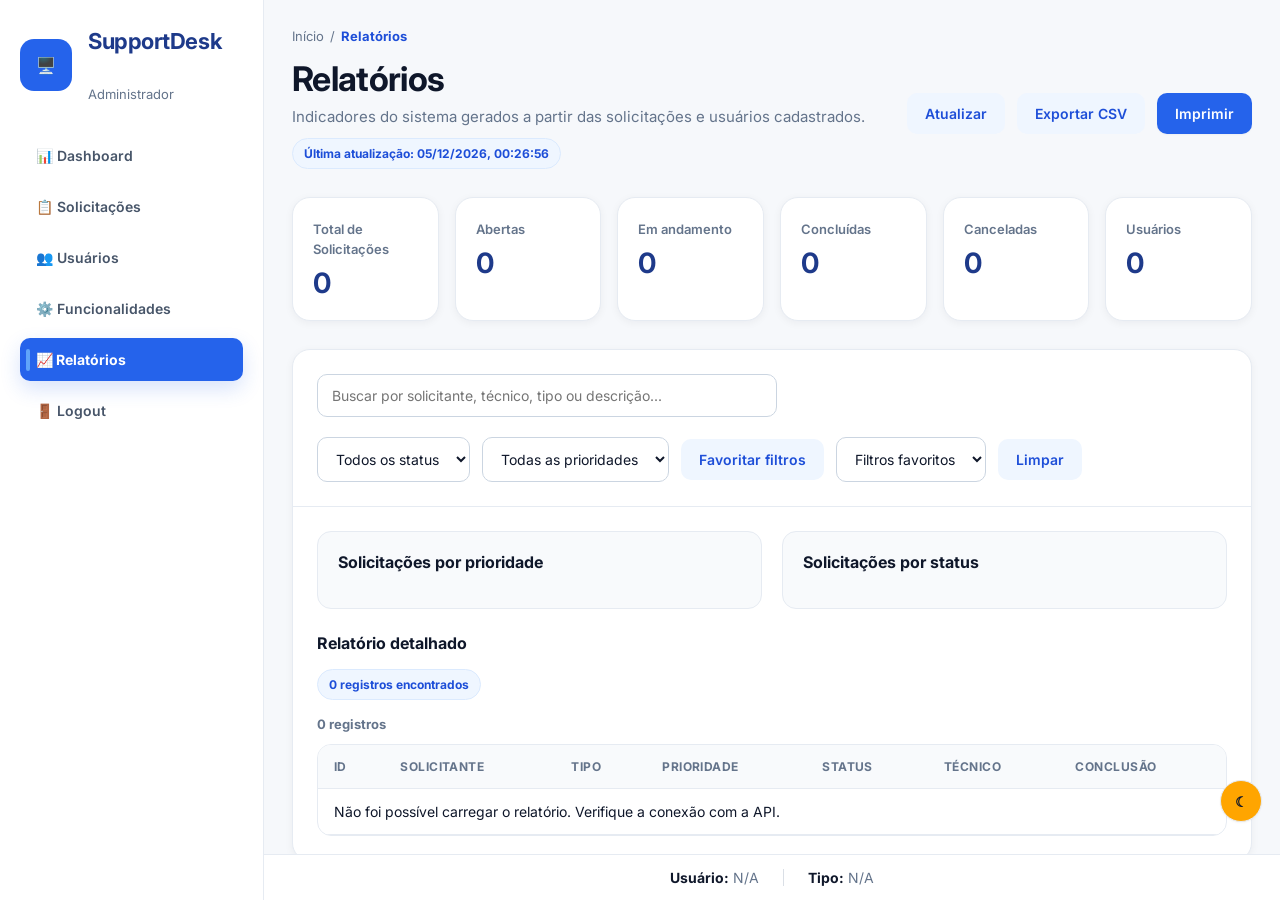
<file: Relatorios.html>
<!DOCTYPE html>
<html lang="pt-BR">
<head>
    <meta charset="UTF-8">
    <meta name="viewport" content="width=device-width, initial-scale=1.0">
    <title>Relatórios</title>
    <link rel="stylesheet" href="css/tokens.css">
    <link rel="stylesheet" href="css/nav.css">
    <link rel="stylesheet" href="css/relatorios.css">
        <link rel="stylesheet" href="css/ui-enhancements.css">
<link rel="preconnect" href="https://fonts.googleapis.com">
    <link href="https://fonts.googleapis.com/css2?family=Inter:wght@400;500;600;700&display=swap" rel="stylesheet">
</head>
<body>

<div class="layout">

    <!-- SIDEBAR (desktop) -->
    <aside class="sidebar">
      <div class="logo-area">
        <div class="logo-icon">🖥️</div>
        <div>
          <h2 class="l">SupportDesk</h2>
          <p>Administrador</p>
        </div>
      </div>
      <nav class="menu" aria-label="Navegação Principal">
          <a href="Dashboard.html">📊 Dashboard</a>
          <a href="Solicitacoes.html">📋 Solicitações</a>
          <a href="Gerenciamentos.html">👥 Usuários</a>
          <a href="Funcionalidades.html">⚙️ Funcionalidades</a>
          <a href="Relatorios.html" class="active">📈 Relatórios</a>
          <a href="index.html">🚪 Logout</a>
      </nav>
    </aside>

    <!-- NAVBAR MOBILE -->
    <header class="mobile-header">
      <span class="mobile-brand">SupportDesk</span>
      <button class="hamburger" id="hamburgerBtn" onclick="toggleMenu()" aria-label="Abrir menu" aria-expanded="false">
        <span></span>
        <span></span>
        <span></span>
      </button>
    </header>

    <!-- MENU MOBILE -->
    <nav class="mobile-menu" id="mobileMenu" aria-label="Navegação móvel">
          <a href="Dashboard.html" onclick="closeMobileMenu()">📊 Dashboard</a>
          <a href="Solicitacoes.html" onclick="closeMobileMenu()">📋 Solicitações</a>
          <a href="Gerenciamentos.html" onclick="closeMobileMenu()">👥 Usuários</a>
          <a href="Funcionalidades.html" onclick="closeMobileMenu()">⚙️ Funcionalidades</a>
          <a href="Relatorios.html" class="active" onclick="closeMobileMenu()">📈 Relatórios</a>
          <a href="index.html" onclick="closeMobileMenu()">🚪 Logout</a>
    </nav>
    <!-- OVERLAY -->
    <div class="mobile-overlay" id="mobileOverlay" onclick="closeMobileMenu()"></div>


    <main class="main-content">
        <header class="page-header">
            <div>
                <h1>Relatórios</h1>
                <p>Indicadores do sistema gerados a partir das solicitações e usuários cadastrados.</p>
            </div>

            <div class="header-actions">
                <button type="button" class="secondary-button" id="btnAtualizar">Atualizar</button>
                <button type="button" class="secondary-button" id="btnExportar">Exportar CSV</button>
                <button type="button" id="btnImprimir">Imprimir</button>
            </div>
        </header>

        <section class="metrics-grid" aria-label="Resumo geral">
            <div class="metric-card">
                <span>Total de Solicitações</span>
                <h2 id="totalSolicitacoes">0</h2>
            </div>
            <div class="metric-card">
                <span>Abertas</span>
                <h2 id="totalAbertas">0</h2>
            </div>
            <div class="metric-card">
                <span>Em andamento</span>
                <h2 id="totalAndamento">0</h2>
            </div>
            <div class="metric-card">
                <span>Concluídas</span>
                <h2 id="totalConcluidas">0</h2>
            </div>
            <div class="metric-card">
                <span>Canceladas</span>
                <h2 id="totalCanceladas">0</h2>
            </div>
            <div class="metric-card">
                <span>Usuários</span>
                <h2 id="totalUsuarios">0</h2>
            </div>
        </section>

        <section class="main-card">
            <div class="toolbar">
                <div class="toolbar-left">
                    <input type="text" id="buscaRelatorio" placeholder="Buscar por solicitante, técnico, tipo ou descrição...">
                </div>

                <div class="toolbar-right">
                    <select id="filtroStatus" aria-label="Filtrar por status">
                        <option value="">Todos os status</option>
                        <option value="aberta">Aberta</option>
                        <option value="em andamento">Em andamento</option>
                        <option value="concluida">Concluída</option>
                        <option value="cancelada">Cancelada</option>
                    </select>

                    <select id="filtroPrioridade" aria-label="Filtrar por prioridade">
                        <option value="">Todas as prioridades</option>
                        <option value="baixa">Baixa</option>
                        <option value="media">Média</option>
                        <option value="alta">Alta</option>
                        <option value="critica">Crítica</option>
                    </select>

                    <button type="button" class="secondary-button" id="btnFavoritarFiltros">Favoritar filtros</button>
                    <select id="filtrosFavoritosRelatorio" aria-label="Filtros favoritos">
                        <option value="">Filtros favoritos</option>
                    </select>
                    <button type="button" class="secondary-button" id="btnLimparFiltros">Limpar</button>
                </div>
            </div>

            <div class="report-grid">
                <div class="report-box">
                    <h3>Solicitações por prioridade</h3>
                    <div id="prioridadeResumo" class="bar-list"></div>
                </div>

                <div class="report-box">
                    <h3>Solicitações por status</h3>
                    <div id="statusResumo" class="bar-list"></div>
                </div>
            </div>

            <div class="table-section">
                <div class="table-title">
                    <div>
                        <h3>Relatório detalhado</h3>
                        <p id="totalFiltrado">0 registros encontrados</p>
                    </div>
                </div>

                <div class="table-wrapper">
                    <table>
                        <thead>
                            <tr>
                                <th>ID</th>
                                <th>Solicitante</th>
                                <th>Tipo</th>
                                <th>Prioridade</th>
                                <th>Status</th>
                                <th>Técnico</th>
                                <th>Conclusão</th>
                            </tr>
                        </thead>
                        <tbody id="tabelaRelatorio">
                            <tr>
                                <td colspan="7">Carregando relatório...</td>
                            </tr>
                        </tbody>
                    </table>
                </div>
            </div>
        </section>
    </main>
</div>

<footer id="rodape-usuario"></footer>

<script src="js/relatorios.js"></script>
  <script src="js/ui-enhancements.js"></script>
</body>
</html>
</file>
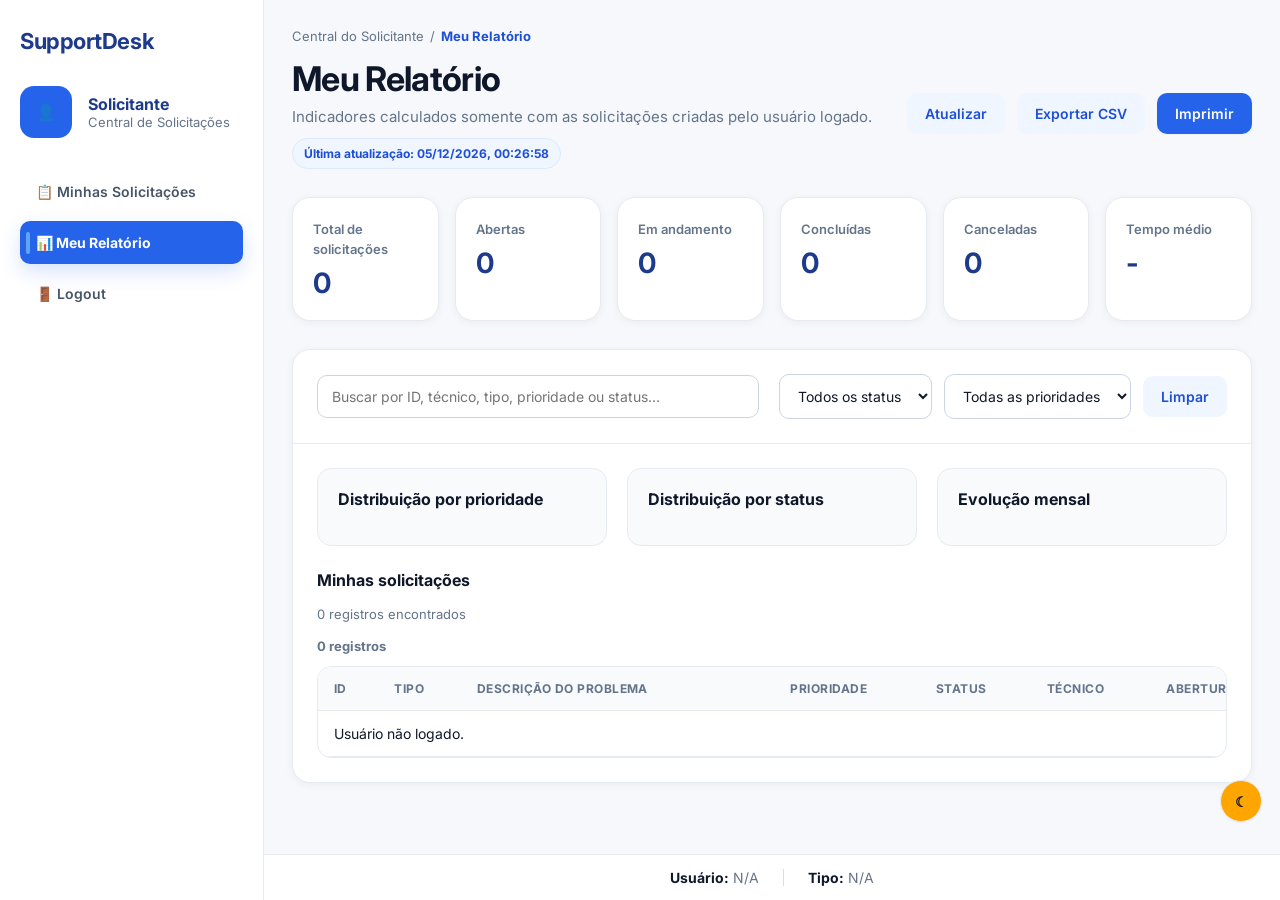
<file: RelatorioSolicitante.html>
<!DOCTYPE html>
<html lang="pt-BR">
<head>
    <meta charset="UTF-8">
    <meta name="viewport" content="width=device-width, initial-scale=1.0">
    <title>Meu Relatório de Solicitações</title>
    <link rel="stylesheet" href="css/tokens.css">
    <link rel="stylesheet" href="css/nav.css">
    <link rel="stylesheet" href="css/relatorios.css">
    <link rel="stylesheet" href="css/ui-enhancements.css">
    <link rel="preconnect" href="https://fonts.googleapis.com">
    <link href="https://fonts.googleapis.com/css2?family=Inter:wght@400;500;600;700&display=swap" rel="stylesheet">
</head>
<body data-relatorio-perfil="solicitante">

<div class="layout">

    <!-- SIDEBAR (desktop) -->
    <aside class="sidebar">
        <div>
            <h2 class="l">SupportDesk</h2>
            <div class="logo-area">
                <div class="logo-icon">👤</div>
                <div>
                    <h2>Solicitante</h2>
                    <p>Central de Solicitações</p>
                </div>
            </div>
            <nav class="menu">
                <a href="minhas_solicitacoes.html">📋 Minhas Solicitações</a>
                <a href="RelatorioSolicitante.html" class="active">📊 Meu Relatório</a>
                <a href="index.html">🚪 Logout</a>
            </nav>
        </div>
    </aside>

    <!-- NAVBAR MOBILE -->
    <header class="mobile-header">
        <span class="mobile-brand">SupportDesk</span>
        <button class="hamburger" id="hamburgerBtn" onclick="toggleMenu()" aria-label="Abrir menu" aria-expanded="false">
            <span></span>
            <span></span>
            <span></span>
        </button>
    </header>

    <!-- MENU MOBILE -->
    <nav class="mobile-menu" id="mobileMenu" aria-label="Navegação móvel">
        <a href="minhas_solicitacoes.html" onclick="closeMobileMenu()">📋 Minhas Solicitações</a>
        <a href="RelatorioSolicitante.html" class="active" onclick="closeMobileMenu()">📊 Meu Relatório</a>
        <a href="index.html" onclick="closeMobileMenu()">🚪 Logout</a>
    </nav>
    <!-- OVERLAY -->
    <div class="mobile-overlay" id="mobileOverlay" onclick="closeMobileMenu()"></div>

    <main class="main-content">
        <header class="page-header">
            <div>
                <h1>Meu Relatório</h1>
                <p>Indicadores calculados somente com as solicitações criadas pelo usuário logado.</p>
            </div>

            <div class="header-actions">
                <button type="button" class="secondary-button" id="btnPerfilAtualizar">Atualizar</button>
                <button type="button" class="secondary-button" id="btnPerfilExportar">Exportar CSV</button>
                <button type="button" id="btnPerfilImprimir">Imprimir</button>
            </div>
        </header>

        <section class="metrics-grid metrics-grid-profile" aria-label="Resumo do solicitante">
            <div class="metric-card"><span>Total de solicitações</span><h2 id="perfilTotal">0</h2></div>
            <div class="metric-card"><span>Abertas</span><h2 id="perfilAbertas">0</h2></div>
            <div class="metric-card"><span>Em andamento</span><h2 id="perfilAndamento">0</h2></div>
            <div class="metric-card"><span>Concluídas</span><h2 id="perfilConcluidas">0</h2></div>
            <div class="metric-card"><span>Canceladas</span><h2 id="perfilCanceladas">0</h2></div>
            <div class="metric-card"><span>Tempo médio</span><h2 id="perfilTempoMedio">-</h2></div>
        </section>

        <section class="main-card">
            <div class="toolbar">
                <div class="toolbar-left">
                    <input type="text" id="perfilBusca" placeholder="Buscar por ID, técnico, tipo, prioridade ou status...">
                </div>

                <div class="toolbar-right">
                    <select id="perfilFiltroStatus" aria-label="Filtrar por status">
                        <option value="">Todos os status</option>
                        <option value="aberta">Aberta</option>
                        <option value="em andamento">Em andamento</option>
                        <option value="concluida">Concluída</option>
                        <option value="cancelada">Cancelada</option>
                    </select>
                    <select id="perfilFiltroPrioridade" aria-label="Filtrar por prioridade">
                        <option value="">Todas as prioridades</option>
                        <option value="baixa">Baixa</option>
                        <option value="media">Média</option>
                        <option value="alta">Alta</option>
                        <option value="critica">Crítica</option>
                    </select>
                    <button type="button" class="secondary-button" id="btnPerfilLimpar">Limpar</button>
                </div>
            </div>

            <div class="report-grid report-grid-profile">
                <div class="report-box"><h3>Distribuição por prioridade</h3><div id="perfilPrioridadeResumo" class="bar-list"></div></div>
                <div class="report-box"><h3>Distribuição por status</h3><div id="perfilStatusResumo" class="bar-list"></div></div>
                <div class="report-box"><h3>Evolução mensal</h3><div id="perfilEvolucaoResumo" class="bar-list"></div></div>
            </div>

            <div class="table-section">
                <div class="table-title">
                    <div>
                        <h3>Minhas solicitações</h3>
                        <p id="perfilTotalFiltrado">0 registros encontrados</p>
                    </div>
                </div>

                <div class="table-wrapper">
                    <table class="profile-report-table">
                        <thead>
                            <tr>
                                <th>ID</th>
                                <th>Tipo</th>
                                <th class="report-description-header">Descrição do Problema</th>
                                <th>Prioridade</th>
                                <th>Status</th>
                                <th>Técnico</th>
                                <th>Abertura</th>
                                <th>Conclusão</th>
                            </tr>
                        </thead>
                        <tbody id="perfilTabela">
                            <tr><td colspan="8">Carregando relatório...</td></tr>
                        </tbody>
                    </table>
                </div>
            </div>
        </section>
    </main>
</div>

<footer id="rodape-usuario"></footer>

<script src="js/relatorio_perfil.js"></script>
<script src="js/ui-enhancements.js"></script>
</body>
</html>
</file>
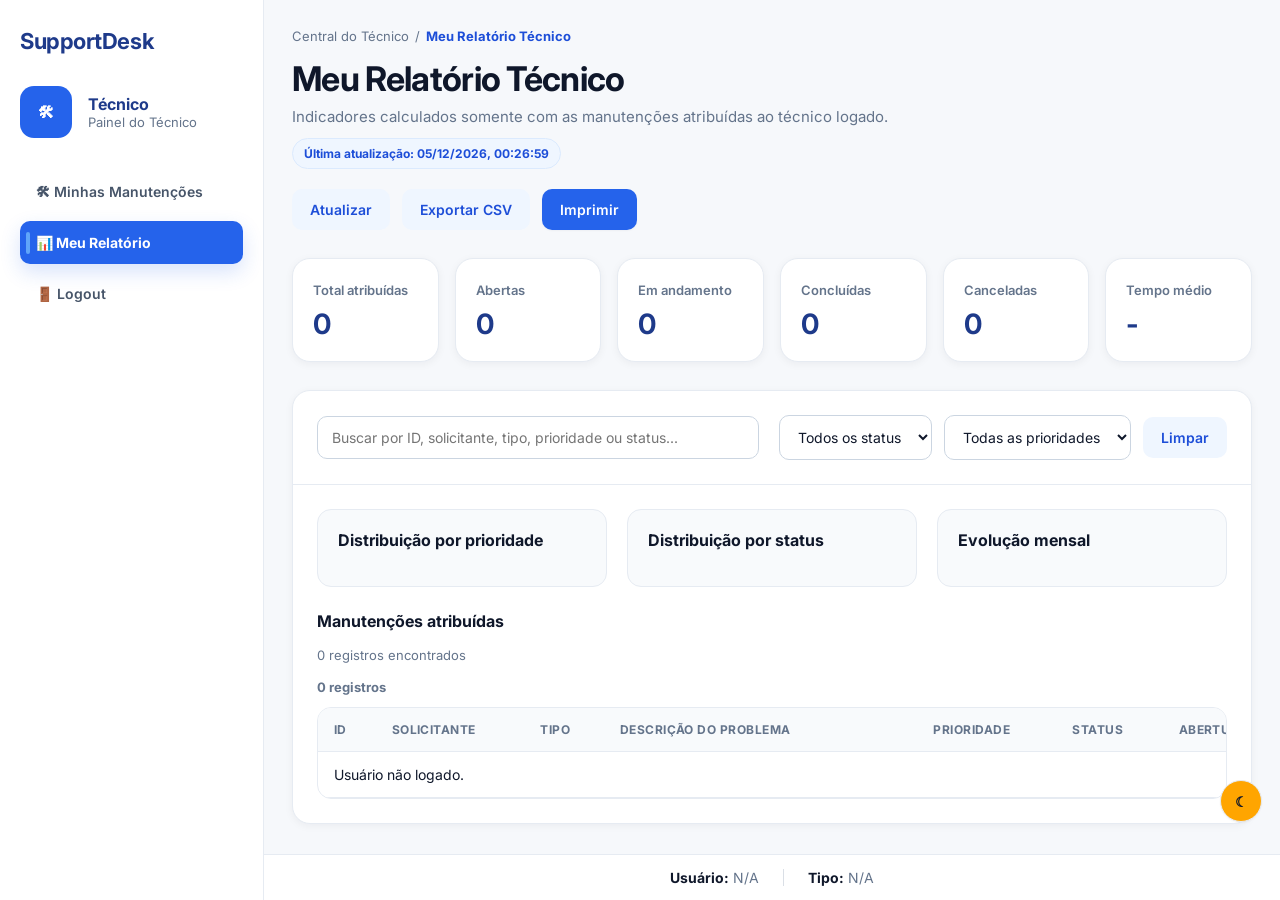
<file: RelatorioTecnico.html>
<!DOCTYPE html>
<html lang="pt-BR">
<head>
    <meta charset="UTF-8">
    <meta name="viewport" content="width=device-width, initial-scale=1.0">
    <title>Meu Relatório Técnico</title>
    <link rel="stylesheet" href="css/tokens.css">
    <link rel="stylesheet" href="css/nav.css">
    <link rel="stylesheet" href="css/relatorios.css">
    <link rel="stylesheet" href="css/ui-enhancements.css">
    <link rel="preconnect" href="https://fonts.googleapis.com">
    <link href="https://fonts.googleapis.com/css2?family=Inter:wght@400;500;600;700&display=swap" rel="stylesheet">
</head>
<body data-relatorio-perfil="tecnico">

<div class="layout">

    <!-- SIDEBAR (desktop) -->
    <aside class="sidebar">
        <div>
            <h2 class="l">SupportDesk</h2>
            <div class="logo-area">
                <div class="logo-icon">🛠</div>
                <div>
                    <h2>Técnico</h2>
                    <p>Painel do Técnico</p>
                </div>
            </div>
            <nav class="menu">
                <a href="manutencoes_aberta.html">🛠 Minhas Manutenções</a>
                <a href="RelatorioTecnico.html" class="active">📊 Meu Relatório</a>
                <a href="index.html">🚪 Logout</a>
            </nav>
        </div>
    </aside>

    <!-- NAVBAR MOBILE -->
    <header class="mobile-header">
        <span class="mobile-brand">SupportDesk</span>
        <button class="hamburger" id="hamburgerBtn" onclick="toggleMenu()" aria-label="Abrir menu" aria-expanded="false">
            <span></span>
            <span></span>
            <span></span>
        </button>
    </header>

    <!-- MENU MOBILE -->
    <nav class="mobile-menu" id="mobileMenu" aria-label="Navegação móvel">
        <a href="manutencoes_aberta.html" onclick="closeMobileMenu()">🛠 Minhas Manutenções</a>
        <a href="RelatorioTecnico.html" class="active" onclick="closeMobileMenu()">📊 Meu Relatório</a>
        <a href="index.html" onclick="closeMobileMenu()">🚪 Logout</a>
    </nav>
    <!-- OVERLAY -->
    <div class="mobile-overlay" id="mobileOverlay" onclick="closeMobileMenu()"></div>

    <main class="main-content">
        <header class="page-header">
            <div>
                <h1>Meu Relatório Técnico</h1>
                <p>Indicadores calculados somente com as manutenções atribuídas ao técnico logado.</p>
            </div>

            <div class="header-actions">
                <button type="button" class="secondary-button" id="btnPerfilAtualizar">Atualizar</button>
                <button type="button" class="secondary-button" id="btnPerfilExportar">Exportar CSV</button>
                <button type="button" id="btnPerfilImprimir">Imprimir</button>
            </div>
        </header>

        <section class="metrics-grid metrics-grid-profile" aria-label="Resumo do técnico">
            <div class="metric-card"><span>Total atribuídas</span><h2 id="perfilTotal">0</h2></div>
            <div class="metric-card"><span>Abertas</span><h2 id="perfilAbertas">0</h2></div>
            <div class="metric-card"><span>Em andamento</span><h2 id="perfilAndamento">0</h2></div>
            <div class="metric-card"><span>Concluídas</span><h2 id="perfilConcluidas">0</h2></div>
            <div class="metric-card"><span>Canceladas</span><h2 id="perfilCanceladas">0</h2></div>
            <div class="metric-card"><span>Tempo médio</span><h2 id="perfilTempoMedio">-</h2></div>
        </section>

        <section class="main-card">
            <div class="toolbar">
                <div class="toolbar-left">
                    <input type="text" id="perfilBusca" placeholder="Buscar por ID, solicitante, tipo, prioridade ou status...">
                </div>

                <div class="toolbar-right">
                    <select id="perfilFiltroStatus" aria-label="Filtrar por status">
                        <option value="">Todos os status</option>
                        <option value="aberta">Aberta</option>
                        <option value="em andamento">Em andamento</option>
                        <option value="concluida">Concluída</option>
                        <option value="cancelada">Cancelada</option>
                    </select>
                    <select id="perfilFiltroPrioridade" aria-label="Filtrar por prioridade">
                        <option value="">Todas as prioridades</option>
                        <option value="baixa">Baixa</option>
                        <option value="media">Média</option>
                        <option value="alta">Alta</option>
                        <option value="critica">Crítica</option>
                    </select>
                    <button type="button" class="secondary-button" id="btnPerfilLimpar">Limpar</button>
                </div>
            </div>

            <div class="report-grid report-grid-profile">
                <div class="report-box"><h3>Distribuição por prioridade</h3><div id="perfilPrioridadeResumo" class="bar-list"></div></div>
                <div class="report-box"><h3>Distribuição por status</h3><div id="perfilStatusResumo" class="bar-list"></div></div>
                <div class="report-box"><h3>Evolução mensal</h3><div id="perfilEvolucaoResumo" class="bar-list"></div></div>
            </div>

            <div class="table-section">
                <div class="table-title">
                    <div>
                        <h3>Manutenções atribuídas</h3>
                        <p id="perfilTotalFiltrado">0 registros encontrados</p>
                    </div>
                </div>

                <div class="table-wrapper">
                    <table class="profile-report-table">
                        <thead>
                            <tr>
                                <th>ID</th>
                                <th>Solicitante</th>
                                <th>Tipo</th>
                                <th class="report-description-header">Descrição do Problema</th>
                                <th>Prioridade</th>
                                <th>Status</th>
                                <th>Abertura</th>
                                <th>Conclusão</th>
                            </tr>
                        </thead>
                        <tbody id="perfilTabela">
                            <tr><td colspan="8">Carregando relatório...</td></tr>
                        </tbody>
                    </table>
                </div>
            </div>
        </section>
    </main>
</div>

<footer id="rodape-usuario"></footer>

<script src="js/relatorio_perfil.js"></script>
<script src="js/ui-enhancements.js"></script>
</body>
</html>
</file>
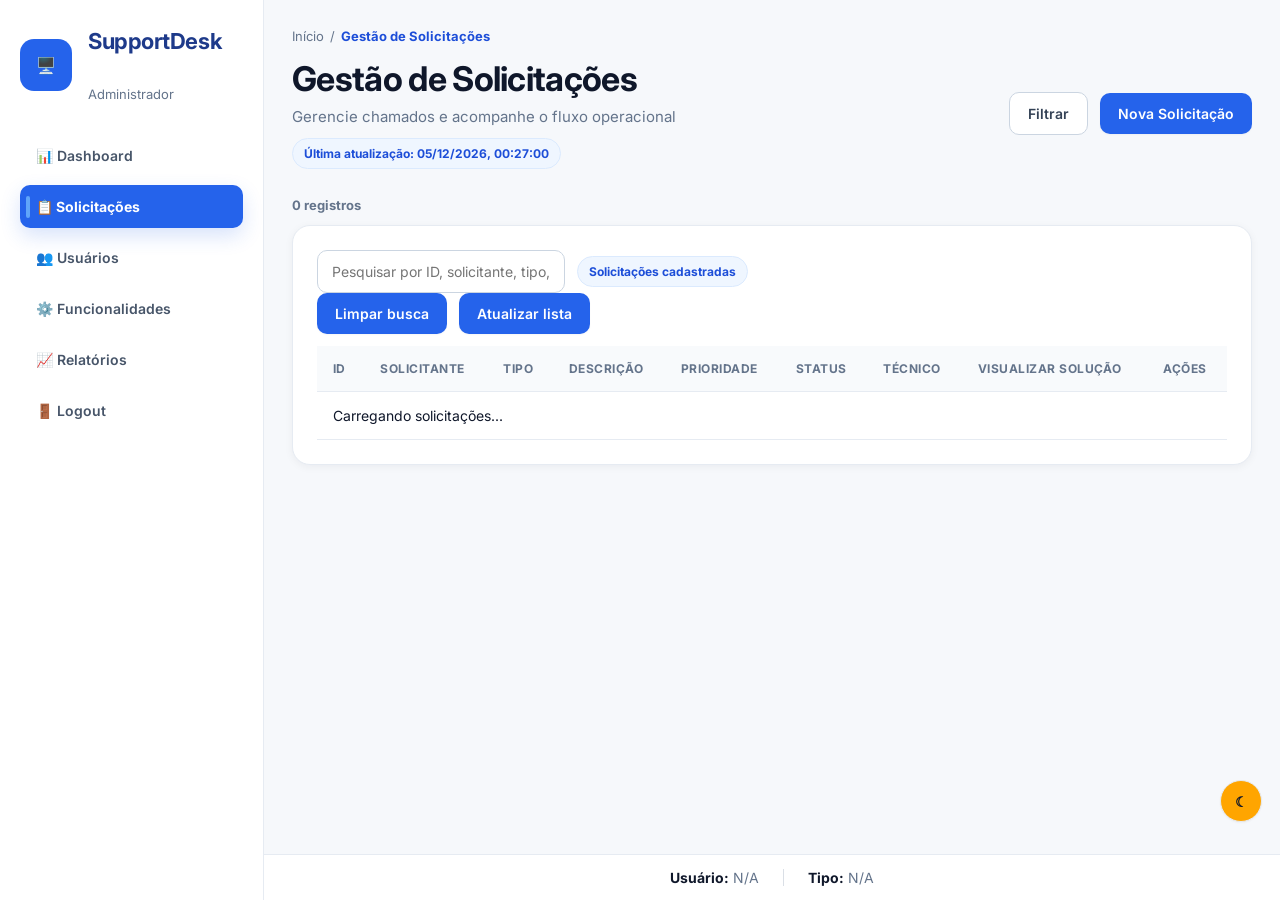
<file: Solicitacoes.html>
<!DOCTYPE html>
<html lang="pt-BR">
<head>
    <meta charset="UTF-8">
    <meta name="viewport" content="width=device-width, initial-scale=1.0">
    <title>Gestão de Solicitações</title>
    <link rel="stylesheet" href="css/tokens.css">
    <link rel="stylesheet" href="css/nav.css">
    <link rel="stylesheet" href="css/Solicitacoes.css">
        <link rel="stylesheet" href="css/ui-enhancements.css">
<link rel="preconnect" href="https://fonts.googleapis.com">
    <link href="https://fonts.googleapis.com/css2?family=Inter:wght@400;500;600;700&display=swap" rel="stylesheet">
</head>
<body>

<div class="layout">

    <!-- SIDEBAR (desktop) -->
    <aside class="sidebar">
      <div class="logo-area">
        <div class="logo-icon">🖥️</div>
        <div>
          <h2 class="l">SupportDesk</h2>
          <p>Administrador</p>
        </div>
      </div>
      <nav class="menu" aria-label="Navegação Principal">
          <a href="Dashboard.html">📊 Dashboard</a>
          <a href="Solicitacoes.html" class="active">📋 Solicitações</a>
          <a href="Gerenciamentos.html">👥 Usuários</a>
          <a href="Funcionalidades.html">⚙️ Funcionalidades</a>
          <a href="Relatorios.html">📈 Relatórios</a>
          <a href="index.html">🚪 Logout</a>
      </nav>
    </aside>

    <!-- NAVBAR MOBILE -->
    <header class="mobile-header">
      <span class="mobile-brand">SupportDesk</span>
      <button class="hamburger" id="hamburgerBtn" onclick="toggleMenu()" aria-label="Abrir menu" aria-expanded="false">
        <span></span>
        <span></span>
        <span></span>
      </button>
    </header>

    <!-- MENU MOBILE -->
    <nav class="mobile-menu" id="mobileMenu" aria-label="Navegação móvel">
          <a href="Dashboard.html" onclick="closeMobileMenu()">📊 Dashboard</a>
          <a href="Solicitacoes.html" class="active" onclick="closeMobileMenu()">📋 Solicitações</a>
          <a href="Gerenciamentos.html" onclick="closeMobileMenu()">👥 Usuários</a>
          <a href="Funcionalidades.html" onclick="closeMobileMenu()">⚙️ Funcionalidades</a>
          <a href="Relatorios.html" onclick="closeMobileMenu()">📈 Relatórios</a>
          <a href="index.html" onclick="closeMobileMenu()">🚪 Logout</a>
    </nav>
    <!-- OVERLAY -->
    <div class="mobile-overlay" id="mobileOverlay" onclick="closeMobileMenu()"></div>


    <main class="main-content">
        <header class="page-header">
            <div>
                <h1>Gestão de Solicitações</h1>
                <p>Gerencie chamados e acompanhe o fluxo operacional</p>
            </div>

            <div class="header-actions">
                <div class="filtro-container">
                    <button class="filtro-btn" onclick="toggleFiltro()">Filtrar</button>
                    <div class="filtro-menu" id="menuFiltro">
                        <button onclick="filtrar('aberta')">Abertas</button>
                        <button onclick="filtrar('em andamento')">Em andamento</button>
                        <button onclick="filtrar('concluida')">Concluídas</button>
                        <button onclick="filtrar('cancelada')">Canceladas</button>
                        <button onclick="listarsolicitacoes()">Todas</button>
                    </div>
                </div>

                <button onclick="carregarSolicitantes('solicitante','solicitanteAdd'); carregarSolicitantes('gestor','solicitanteAdd'); abrirModalAdicionar(); carregarSolicitantes('manutentor','tecnicoAdd');">
                    Nova Solicitação
                </button>
            </div>
        </header>

        <section class="table-card">
            <div class="toolbar">
                <div class="toolbar-left">
                    <input type="text" id="buscarSolicitacoesGestor" placeholder="Pesquisar por ID, solicitante, tipo, prioridade, status ou técnico...">
                    <span class="results-count" id="contadorSolicitacoesGestor">Solicitações cadastradas</span>
                </div>
                <div class="toolbar-right">
                    <button type="button" class="secondary-button" id="btnLimparBuscaSolicitacoes">Limpar busca</button>
                    <button type="button" class="secondary-button" onclick="listarsolicitacoes()">Atualizar lista</button>
                </div>
            </div>
            <div class="local-search-history" aria-label="Últimas pesquisas"></div>
            <table>
                <thead>
                    <tr>
                        <th>ID</th>
                        <th>Solicitante</th>
                        <th>Tipo</th>
                        <th>Descrição</th>
                        <th>Prioridade</th>
                        <th>Status</th>
                        <th>Técnico</th>
                        <th>Visualizar Solução</th>                     
                        <th>Ações</th>
                    </tr>
                </thead>
                <tbody id="tabelasolicitacoes"></tbody>
            </table>
        </section>
    </main>
</div>

<div class="modal" id="modalAdicionar">
    <div class="modal-content">
        <h2>Nova Solicitação</h2>
        <form id="formSolicitacaoAdd" onsubmit="event.preventDefault();">
            <div class="form-group">
                <label for="solicitanteAdd">Solicitante</label>
                <select id="solicitanteAdd" required class="custom-select">
                    <option value="">Selecione</option>
                </select>
            </div>

            <div class="form-group">
                <label for="tipoAdd">Tipo Manutenção</label>
                <select id="tipoAdd" required class="custom-select">
                    <option value="">Selecione</option>
                    <option value="predial">Predial</option>
                    <option value="equipamento">Equipamento</option>
                    <option value="ti">TI</option>
                </select>
            </div>

            <div class="form-group">
                <label for="descricaoAdd">Descrição</label>
                <textarea id="descricaoAdd" class="descricao-box" placeholder="Descreva detalhadamente o problema encontrado..." required></textarea>
            </div>

            <div class="form-group">
                <label for="tecnicoAdd">Técnico</label>
                <select id="tecnicoAdd" class="custom-select">
                    <option value="">Selecione</option>
                </select>
            </div>

            <div class="form-group">
                <label for="prioridadeAdd">Prioridade</label>
                <select id="prioridadeAdd" required class="custom-select">
                    <option value="">Selecione</option>
                    <option value="baixa">Baixa</option>
                    <option value="media">Média</option>
                    <option value="alta">Alta</option>
                    <option value="critica">Crítica</option>
                </select>
            </div>

            <div class="form-group">
                <label for="statusAdd">Status</label>
                <select id="statusAdd" required class="custom-select">
                    <option value="">Selecione</option>
                    <option value="aberta">Aberta</option>
                    <option value="em andamento">Em andamento</option>
                    <option value="concluida">Concluída</option>
                    <option value="cancelada">Cancelada</option>
                </select>
            </div>

            <div class="modal-buttons">
                <button type="button" class="btn-secondary" onclick="fecharModal('modalAdicionar')">Cancelar</button>
                <button type="button" onclick="validarFormularioAdd()">Salvar</button>
            </div>
        </form>
    </div>
</div> 

<div class="modal" id="modalEditar">
    <div class="modal-content">
        <h2>Editar Solicitação</h2>
        <form id="formSolicitacaoEdit" onsubmit="event.preventDefault();">
            <input id="idEdit" type="hidden">

            <div class="form-group">
                <label for="solicitanteEdit">Solicitante</label>
                <select id="solicitanteEdit" required class="custom-select"></select>
            </div>

            <div class="form-group">
                <label for="tipoEdit">Tipo</label>
                <select id="tipoEdit" required class="custom-select">
                    <option value="predial">Predial</option>
                    <option value="equipamento">Equipamento</option>
                </select>
            </div>

            <div class="form-group">
                <label for="descricaoEdit">Descrição</label>
                <textarea id="descricaoEdit" class="descricao-box" placeholder="Descreva o problema" required></textarea>
            </div>

            <div class="form-group">
                <label for="tecnicoEdit">Técnico</label>
                <select id="tecnicoEdit" class="custom-select"></select>
            </div>

            <div class="form-group">
                <label for="prioridadeEdit">Prioridade</label>
                <select id="prioridadeEdit" required class="custom-select">
                    <option value="baixa">Baixa</option>
                    <option value="media">Média</option>
                    <option value="alta">Alta</option>
                    <option value="critica">Crítica</option>
                </select>
            </div>

            <div class="form-group">
                <label for="statusEdit">Status</label>
                <select id="statusEdit" required class="custom-select">
                    <option value="aberta">Aberta</option>
                    <option value="em andamento">Em andamento</option>
                    <option value="concluida">Concluída</option>
                    <option value="cancelada">Cancelada</option>
                </select>
            </div>

            <div class="modal-buttons">
                <button type="button" class="btn-secondary" onclick="fecharModal('modalEditar')">Cancelar</button>
                <button type="button" onclick="validarFormularioEdit()">Atualizar</button>
            </div>
        </form>
    </div>
</div>

<div class="modal" id="modalSolucao">
    <div class="modal-content modal-solucao">
        <h2>Detalhes da Solução</h2>
        <div class="solucao-info">
            <span class="label-simulado">Solução</span>
            <div id="textoSolucao" class="box-solucao"></div>

            <span class="label-simulado">Data da Conclusão</span>
            <div id="dataSolucao" class="box-data"></div>
        </div>
        <div class="modal-buttons">
            <button class="btn-secondary" onclick="fecharModal('modalSolucao')">Fechar</button>
        </div>
    </div>
</div>

<footer id="rodape-usuario"></footer>

<script src="js/Solicitacoes.js"></script>
  <script src="js/ui-enhancements.js"></script>
</body>
</html>
</file>
<file: css/tokens.css>
/* ==========================================================================
   DESIGN TOKENS — SupportDesk
   Sistema de variáveis compartilhado por todas as páginas.
   Não remove, não substitui os CSS existentes — apenas fornece a base
   de cores, tipografia, espaçamento, sombras e raios utilizada por eles.
   ========================================================================== */

:root {
  /* ---- Marca / Azul corporativo ---- */
  --brand-50:  #eff6ff;
  --brand-100: #dbeafe;
  --brand-200: #bfdbfe;
  --brand-500: #3b82f6;
  --brand-600: #2563eb;
  --brand-700: #1d4ed8;
  --brand-900: #1e3a8a;

  /* ---- Neutros (slate) ---- */
  --slate-50:  #f8fafc;
  --slate-100: #f1f5f9;
  --slate-200: #e2e8f0;
  --slate-300: #cbd5e1;
  --slate-400: #94a3b8;
  --slate-500: #64748b;
  --slate-600: #475569;
  --slate-700: #334155;
  --slate-800: #1e293b;
  --slate-900: #0f172a;

  /* ---- Superfícies ---- */
  --bg-app:      #f6f8fb;
  --bg-surface:  #ffffff;
  --bg-subtle:   #f8fafc;
  --border-color:        #e6ebf2;
  --border-color-strong: #d8dfea;

  /* ---- Texto ---- */
  --text-primary:   #0f172a;
  --text-secondary: #64748b;
  --text-tertiary:  #94a3b8;
  --text-on-brand:  #ffffff;

  /* ---- Semântico ---- */
  --success-bg:   #dcfce7;
  --success-text: #16a34a;
  --danger-bg:    #fee2e2;
  --danger-text:  #dc2626;
  --warning-bg:   #fef3c7;
  --warning-text: #b45309;
  --info-bg:      #dbeafe;
  --info-text:    #2563eb;

  /* ---- Tipografia ---- */
  --font-sans: 'Inter', -apple-system, "Segoe UI", Roboto, Arial, sans-serif;
  --fs-xs:   12px;
  --fs-sm:   13px;
  --fs-base: 14px;
  --fs-md:   15px;
  --fs-lg:   16px;
  --fs-xl:   19px;
  --fs-2xl:  22px;
  --fs-3xl:  28px;
  --fs-4xl:  34px;

  /* ---- Espaçamento ---- */
  --space-1: 4px;
  --space-2: 8px;
  --space-3: 12px;
  --space-4: 16px;
  --space-5: 20px;
  --space-6: 24px;
  --space-7: 28px;
  --space-8: 32px;

  /* ---- Raios ---- */
  --radius-sm:   8px;
  --radius-md:   10px;
  --radius-lg:   14px;
  --radius-xl:   18px;
  --radius-full: 999px;

  /* ---- Sombras ---- */
  --shadow-xs: 0 1px 2px rgba(15, 23, 42, 0.04);
  --shadow-sm: 0 2px 8px rgba(15, 23, 42, 0.05);
  --shadow-md: 0 8px 24px rgba(15, 23, 42, 0.06);
  --shadow-lg: 0 16px 40px rgba(15, 23, 42, 0.10);
  --shadow-focus: 0 0 0 4px rgba(37, 99, 235, 0.14);
  --shadow-brand: 0 8px 20px rgba(37, 99, 235, 0.18);

  /* ---- Transições ---- */
  --transition-fast: 120ms ease;
  --transition-base: 200ms ease;
}
</file>
<file: css/style.css>
/* =========================================================================
   LOGIN — style.css
   Reestilizado sobre os tokens em tokens.css. IDs/classes usados pelo
   JavaScript (juncao.js): #loginForm, #usuario, #senha, #mensagem,
   .sucesso, .erro, .show, #splash — todos mantidos.
========================================================================= */

* {
  margin: 0;
  padding: 0;
  box-sizing: border-box;
}

body {
  font-family: var(--font-sans);
  background: var(--bg-app);
  min-height: 100vh;
  color: var(--text-primary);
}

/* Área principal */
.login-container {
  min-height: 100vh;
  display: flex;
  justify-content: center;
  align-items: center;
  padding: var(--space-5);
}

/* Card principal */
.login-card {
  width: 100%;
  max-width: 420px;
  background: var(--bg-surface);
  padding: var(--space-8);
  border-radius: var(--radius-xl);
  border: 1px solid var(--border-color);
  box-shadow: var(--shadow-lg);
  position: relative;
  transition: box-shadow var(--transition-base);
}

.login-card:hover {
  box-shadow: 0 24px 56px rgba(30, 64, 175, 0.14);
}

/* Cabeçalho */
.logo-area {
  text-align: center;
  margin-bottom: var(--space-7);
}

.logo-area h1 {
  color: var(--brand-900);
  font-size: var(--fs-3xl);
  font-weight: 700;
  letter-spacing: -0.02em;
}

.logo-area p {
  color: var(--text-secondary);
  font-size: var(--fs-base);
  margin-top: var(--space-2);
}

/* Formulário */
form {
  display: flex;
  flex-direction: column;
  gap: var(--space-5);
}

/* Grupo dos campos */
.input-group {
  display: flex;
  flex-direction: column;
  gap: var(--space-2);
}

label {
  color: var(--slate-700);
  font-size: var(--fs-base);
  font-weight: 600;
}

/* Inputs */
input {
  width: 100%;
  padding: 13px 15px;
  border-radius: var(--radius-md);
  border: 1px solid var(--slate-300);
  background: var(--bg-subtle);
  font-size: var(--fs-md);
  font-family: var(--font-sans);
  color: var(--text-primary);
  transition: border-color var(--transition-base), background var(--transition-base), box-shadow var(--transition-base);
}

input::placeholder {
  color: var(--text-tertiary);
}

input:hover {
  border-color: var(--brand-600);
}

input:focus {
  outline: none;
  background: var(--bg-surface);
  border-color: var(--brand-600);
  box-shadow: var(--shadow-focus);
}

/* Botão */
button {
  margin-top: var(--space-2);
  width: 100%;
  padding: 14px;
  border: none;
  border-radius: var(--radius-md);
  background: var(--brand-600);
  color: white;
  font-size: var(--fs-md);
  font-family: var(--font-sans);
  font-weight: 600;
  cursor: pointer;
  box-shadow: var(--shadow-brand);
  transition: background var(--transition-base), transform var(--transition-base);
}

button:hover {
  background: var(--brand-700);
  transform: translateY(-1px);
}

button:active {
  transform: translateY(0);
}

button:focus-visible,
input:focus-visible {
  outline: 2px solid var(--brand-500);
  outline-offset: 2px;
}

/* Mensagem do sistema */
#mensagem {
  margin-top: var(--space-5);
  text-align: center;
  font-size: var(--fs-base);
  display: none;
}

/* Classes já usadas pelo JavaScript */
.sucesso {
  color: var(--success-text);
}

.erro {
  color: var(--danger-text);
}

.show {
  display: block;
}

/* Tablet */
@media(max-width:768px) {

  .login-container {
    padding: var(--space-4);
  }

  .login-card {
    max-width: 380px;
    padding: var(--space-7);
  }
}

/* Celular */
@media(max-width:480px) {

  .login-container {
    padding: var(--space-3);
  }

  .login-card {
    padding: var(--space-6) var(--space-5);
    border-radius: var(--radius-lg);
  }

  .logo-area h1 {
    font-size: var(--fs-2xl);
  }

  input {
    padding: 12px 13px;
    font-size: var(--fs-base);
  }

  button {
    padding: 13px;
  }
}

/* Celulares pequenos */
@media(max-width:350px) {

  .login-card {
    padding: var(--space-5) var(--space-4);
  }

  .logo-area h1 {
    font-size: 22px;
  }
}

/* =========================================================================
   SPLASH — animação de carregamento SupportDesk
========================================================================= */
#splash {
  position: fixed;
  inset: 0;
  background:
    radial-gradient(circle at 20% 20%, rgba(37,99,235,.07), transparent 45%),
    radial-gradient(circle at 80% 80%, rgba(37,99,235,.07), transparent 45%),
    var(--bg-surface);
  display: flex;
  flex-direction: column;
  align-items: center;
  justify-content: center;
  z-index: 9999;
  overflow: hidden;
}

/* partículas de fundo flutuando */
.bg-dot {
  position: absolute;
  width: 6px;
  height: 6px;
  border-radius: 50%;
  background: var(--brand-600);
  opacity: .12;
  animation: subir 6s linear infinite;
}
@keyframes subir {
  0%   { transform: translateY(0) scale(1); opacity: 0; }
  10%  { opacity: .16; }
  90%  { opacity: .16; }
  100% { transform: translateY(-120vh) scale(.5); opacity: 0; }
}

#splash h1 {
  margin-top: 30px;
  color: var(--brand-900);
  font-size: 34px;
  font-weight: 700;
  letter-spacing: -.02em;
  opacity: 0;
  animation: surgirTexto .7s ease-out .3s forwards;
}
#splash p {
  margin-top: var(--space-2);
  color: var(--text-secondary);
  font-size: var(--fs-md);
  opacity: 0;
  animation: surgirTexto .7s ease-out .5s forwards;
  display: flex;
  align-items: center;
  gap: 6px;
}
@keyframes surgirTexto {
  from { opacity: 0; transform: translateY(10px); }
  to   { opacity: 1; transform: translateY(0); }
}

/* pontinhos de "carregando" depois do texto */
.dots span {
  width: 4px;
  height: 4px;
  border-radius: 50%;
  background: var(--text-tertiary);
  display: inline-block;
  animation: pulsarPonto 1.2s ease-in-out infinite;
}
.dots span:nth-child(2) { animation-delay: .2s; }
.dots span:nth-child(3) { animation-delay: .4s; }
@keyframes pulsarPonto {
  0%, 80%, 100% { opacity: .3; transform: scale(1); }
  40% { opacity: 1; transform: scale(1.3); }
}

/* container animação */
.support-animation {
  width: 200px;
  height: 190px;
  position: relative;
  animation: flutuar 3s infinite ease-in-out;
}

/* anel pulsante atrás do robô (sinal de "online") */
.pulse-ring {
  position: absolute;
  left: 46px;
  top: 34px;
  width: 100px;
  height: 100px;
  border-radius: 50%;
  background: rgba(37,99,235,.16);
  animation: pulsarAnel 2.4s ease-out infinite;
}
@keyframes pulsarAnel {
  0%   { transform: scale(.7); opacity: .55; }
  100% { transform: scale(1.6); opacity: 0; }
}

/* ===== robô mascote ===== */
.robot {
  position: absolute;
  left: 8px;
  top: 2px;
  width: 174px;
  height: 186px;
  z-index: 2;
}

/* peito / torso */
.chest {
  position: absolute;
  left: 33px;
  bottom: 0;
  width: 104px;
  height: 76px;
  background: linear-gradient(160deg, #f8fafc 0%, #cbd5e1 30%, #60a5fa 68%, #1d4ed8 100%);
  border-radius: 38px 38px 26px 26px;
  box-shadow:
    0 14px 22px rgba(15,23,42,.24),
    inset 0 3px 5px rgba(255,255,255,.55),
    inset 0 -12px 16px rgba(15,23,42,.16);
}
.panel-line {
  position: absolute;
  left: 24px;
  width: 56px;
  height: 2px;
  background: rgba(15,23,42,.14);
  border-radius: 2px;
}
.panel-line.top    { top: 10px; }
.panel-line.bottom { top: 52px; }

/* núcleo luminoso no peito */
.core {
  position: absolute;
  left: 38px;
  top: 18px;
  width: 28px;
  height: 28px;
  border-radius: 50%;
  background: radial-gradient(circle at 35% 30%, #ffffff, #7dd3fc 45%, #2563eb 85%);
  box-shadow: 0 0 16px 5px rgba(59,130,246,.6), inset 0 1px 2px rgba(255,255,255,.8);
  animation: pulsarCore 2.2s ease-in-out infinite;
}
@keyframes pulsarCore {
  0%, 100% { transform: scale(1); opacity: 1; }
  50%      { transform: scale(1.14); opacity: .82; }
}

/* juntas dos ombros */
.shoulder {
  position: absolute;
  top: -2px;
  width: 18px;
  height: 18px;
  border-radius: 50%;
  background: radial-gradient(circle at 35% 30%, #f8fafc, #cbd5e1 55%, #64748b 100%);
  box-shadow: 0 2px 5px rgba(15,23,42,.28), inset 0 1px 2px rgba(255,255,255,.7);
}
.shoulder.left  { left: -4px; }
.shoulder.right { right: -4px; }

/* pescoço */
.neck {
  position: absolute;
  left: 73px;
  bottom: 70px;
  width: 24px;
  height: 18px;
  background: linear-gradient(180deg, #e2e8f0, #94a3b8);
  border-radius: 6px;
  box-shadow: inset 0 -3px 5px rgba(15,23,42,.22);
}

/* cabeça */
.head {
  position: absolute;
  left: 29px;
  bottom: 84px;
  width: 96px;
  height: 80px;
  background: linear-gradient(160deg, #fbfdff 0%, #dbeafe 32%, #93c5fd 64%, #3b82f6 100%);
  border-radius: 34px 34px 38px 38px;
  box-shadow:
    0 12px 20px rgba(15,23,42,.22),
    inset 0 4px 7px rgba(255,255,255,.6),
    inset 0 -9px 13px rgba(15,23,42,.12);
}
.head::before {
  content: "";
  position: absolute;
  top: 8px;
  left: 14px;
  width: 30px;
  height: 16px;
  background: radial-gradient(ellipse, rgba(255,255,255,.85), transparent 70%);
  border-radius: 50%;
}

/* viseira */
.visor {
  position: absolute;
  top: 26px;
  left: 14px;
  width: 68px;
  height: 34px;
  background: linear-gradient(160deg, #1e293b, #0f172a);
  border-radius: 18px;
  box-shadow: inset 0 3px 6px rgba(0,0,0,.5), 0 1px 2px rgba(255,255,255,.16);
}

/* olhos com brilho */
.eye-bot {
  position: absolute;
  top: 7px;
  width: 16px;
  height: 20px;
  border-radius: 50%;
  background: radial-gradient(circle at 35% 25%, #e0f2fe, #38bdf8 50%, #0ea5e9 90%);
  box-shadow: 0 0 12px 3px rgba(56,189,248,.75);
  animation: piscarRobo 4.5s ease-in-out infinite;
}
.eye-bot.left  { left: 10px; }
.eye-bot.right { left: 42px; }
@keyframes piscarRobo {
  0%, 88%, 100% { transform: scaleY(1); }
  93%           { transform: scaleY(.12); }
}

/* boca em LED, "fala" pulsando */
.mouth-led {
  position: absolute;
  left: 31px;
  bottom: 10px;
  width: 34px;
  height: 6px;
  background: linear-gradient(90deg, #1d4ed8, #7dd3fc, #1d4ed8);
  border-radius: 6px;
  box-shadow: 0 0 9px 2px rgba(56,189,248,.6);
  animation: falarBoca 1.6s ease-in-out infinite;
}
@keyframes falarBoca {
  0%, 100% { transform: scaleX(.65); }
  50%      { transform: scaleX(1); }
}

/* antena */
.antenna {
  position: absolute;
  left: 46px;
  top: -20px;
  width: 5px;
  height: 22px;
  background: linear-gradient(180deg, #94a3b8, #475569);
  border-radius: 3px;
  transform-origin: bottom center;
  animation: oscilarAntena 3s ease-in-out infinite;
}
.antenna-tip {
  position: absolute;
  left: 43px;
  top: -30px;
  width: 12px;
  height: 12px;
  border-radius: 50%;
  background: radial-gradient(circle at 35% 30%, #fff7e6, #fbbf24 60%, #f59e0b 100%);
  box-shadow: 0 0 10px 3px rgba(251,191,36,.75);
  animation: oscilarAntena 3s ease-in-out infinite, brilharAntena 1.8s ease-in-out infinite;
}
@keyframes oscilarAntena {
  0%, 100% { transform: rotate(0deg); }
  50%      { transform: rotate(7deg); }
}
@keyframes brilharAntena {
  0%, 100% { box-shadow: 0 0 10px 3px rgba(251,191,36,.75); }
  50%      { box-shadow: 0 0 16px 6px rgba(251,191,36,.95); }
}

/* braço robótico acenando, segmentado por juntas */
.arm-group {
  position: absolute;
  right: 0;
  bottom: 42px;
  width: 22px;
  height: 72px;
  transform-origin: 50% 6%;
  animation: acenarRobo 1.8s ease-in-out infinite;
}
.arm-segment {
  position: absolute;
  border-radius: 7px;
  background: linear-gradient(160deg, #f1f5f9, #93c5fd 55%, #2563eb 100%);
  box-shadow: 0 2px 4px rgba(15,23,42,.26), inset 0 1px 2px rgba(255,255,255,.55);
}
.arm-segment.upper { top: 16px; left: 5px; width: 12px; height: 24px; }
.arm-segment.fore   { top: 48px; left: 6px; width: 10px; height: 20px; }
.joint-ball {
  position: absolute;
  border-radius: 50%;
  background: radial-gradient(circle at 35% 30%, #f8fafc, #cbd5e1 55%, #64748b 100%);
  box-shadow: 0 2px 4px rgba(15,23,42,.28), inset 0 1px 2px rgba(255,255,255,.7);
}
.joint-ball.elbow { top: 38px; left: 4px; width: 14px; height: 14px; }
.hand-bot {
  position: absolute;
  top: 64px;
  left: 2px;
  width: 18px;
  height: 14px;
  border-radius: 8px;
  background: linear-gradient(160deg, #fbfdff, #cbd5e1 60%, #94a3b8 100%);
  box-shadow: 0 2px 4px rgba(15,23,42,.24), inset 0 1px 2px rgba(255,255,255,.6);
}
@keyframes acenarRobo {
  0%, 100% { transform: rotate(0deg); }
  25%      { transform: rotate(-34deg); }
  50%      { transform: rotate(-8deg); }
  75%      { transform: rotate(-34deg); }
}

/* ondas sonoras saindo do robô, sinal de que está respondendo */
.soundwave {
  position: absolute;
  right: 6px;
  top: 42px;
  width: 11px;
  height: 11px;
  border: 2px solid #60a5fa;
  border-radius: 50%;
  opacity: 0;
  animation: ondaSom 1.8s ease-out infinite;
}
.soundwave.w2 { animation-delay: .5s; }
.soundwave.w3 { animation-delay: 1s; }
@keyframes ondaSom {
  0%   { transform: scale(.4); opacity: .7; }
  100% { transform: scale(2.2); opacity: 0; }
}

/* ticket / chamado */
.ticket {
  position: absolute;
  bottom: 6px;
  right: 4px;
  width: 108px;
  height: 78px;
  background: var(--bg-surface);
  border-radius: 14px;
  padding: 14px;
  box-shadow: 0 14px 30px rgba(37,99,235,.2), 0 2px 6px rgba(15,23,42,.06);
  animation: abrirChamado 3s infinite;
  z-index: 3;
}
.ticket-check {
  position: absolute;
  top: -9px;
  right: -9px;
  width: 22px;
  height: 22px;
  border-radius: 50%;
  background: var(--success-text);
  display: flex;
  align-items: center;
  justify-content: center;
  transform: scale(0);
  animation: marcarResolvido 3s infinite;
}
.ticket-check svg { width: 12px; height: 12px; }

.line {
  width: 62px;
  height: 8px;
  background: var(--brand-600);
  border-radius: 20px;
  margin-bottom: 9px;
  position: relative;
  overflow: hidden;
}
.line.small {
  width: 42px;
  background: var(--text-tertiary);
}
/* brilho passando pelas linhas, tipo "digitando/carregando" */
.line::after {
  content: "";
  position: absolute;
  inset: 0;
  background: linear-gradient(90deg, transparent, rgba(255,255,255,.6), transparent);
  transform: translateX(-100%);
  animation: brilharLinha 2.4s infinite;
}
.line.small::after { animation-delay: .3s; }

@keyframes flutuar {
  0%, 100% { transform: translateY(0) rotate(0deg); }
  50%      { transform: translateY(-16px) rotate(-1deg); }
}
@keyframes abrirChamado {
  0%, 100% { transform: rotate(0deg) translateY(0); }
  50%      { transform: rotate(6deg) translateY(-4px); }
}
@keyframes marcarResolvido {
  0%, 55%  { transform: scale(0); }
  65%, 90% { transform: scale(1); }
  100%     { transform: scale(0); }
}
@keyframes brilharLinha {
  0%   { transform: translateX(-100%); }
  50%  { transform: translateX(100%); }
  100% { transform: translateX(100%); }
}

@media (prefers-reduced-motion: reduce) {
  .support-animation, .pulse-ring, .arm-group, .core, .eye-bot, .mouth-led,
  .antenna, .antenna-tip, .soundwave, .ticket,
  .ticket-check, .line::after, #splash h1, #splash p, .bg-dot, .dots span {
    animation: none !important;
    opacity: 1 !important;
    transform: none !important;
  }
}
</file>
<file: css/ui-enhancements.css>
/* =====================================================================
   Camada compartilhada de evolução visual e utilidades de interface
   ===================================================================== */

html {
  scroll-behavior: smooth;
}

body {
  opacity: 0;
  transform: translateY(4px);
  transition: opacity 180ms ease, transform 180ms ease, background 180ms ease, color 180ms ease;
}

body.page-ready {
  opacity: 1;
  transform: translateY(0);
}

:root {
  --priority-low-bg: #f1f5f9;
  --priority-low-text: #475569;
  --priority-medium-bg: #fef3c7;
  --priority-medium-text: #92400e;
  --priority-high-bg: #ffedd5;
  --priority-high-text: #c2410c;
  --priority-critical-bg: #fee2e2;
  --priority-critical-text: #b91c1c;
  --status-open-bg: #dbeafe;
  --status-open-text: #1d4ed8;
  --status-progress-bg: #ffedd5;
  --status-progress-text: #c2410c;
  --status-done-bg: #dcfce7;
  --status-done-text: #15803d;
  --status-cancelled-bg: #e2e8f0;
  --status-cancelled-text: #334155;
}

html[data-theme="dark"] {
  --bg-app: #0f172a;
  --bg-surface: #111827;
  --bg-subtle: #1f2937;
  --border-color: #334155;
  --border-color-strong: #475569;
  --text-primary: #f8fafc;
  --text-secondary: #cbd5e1;
  --text-tertiary: #94a3b8;
  --slate-50: #111827;
  --slate-100: #1f2937;
  --slate-200: #334155;
  --slate-300: #475569;
  --slate-700: #e2e8f0;
  --slate-800: #f1f5f9;
  --priority-low-bg: #1f2937;
  --priority-low-text: #cbd5e1;
  --priority-medium-bg: rgba(245, 158, 11, 0.18);
  --priority-medium-text: #facc15;
  --priority-high-bg: rgba(249, 115, 22, 0.18);
  --priority-high-text: #fb923c;
  --priority-critical-bg: rgba(239, 68, 68, 0.18);
  --priority-critical-text: #f87171;
  --status-open-bg: rgba(59, 130, 246, 0.18);
  --status-open-text: #93c5fd;
  --status-progress-bg: rgba(249, 115, 22, 0.18);
  --status-progress-text: #fb923c;
  --status-done-bg: rgba(34, 197, 94, 0.18);
  --status-done-text: #86efac;
  --status-cancelled-bg: rgba(100, 116, 139, 0.25);
  --status-cancelled-text: #cbd5e1;
}

html[data-theme="dark"] body,
html[data-theme="dark"] .content,
html[data-theme="dark"] .main-content {
  background: var(--bg-app) !important;
  color: var(--text-primary) !important;
}

html[data-theme="dark"] .main-card,
html[data-theme="dark"] .content-card,
html[data-theme="dark"] .metric-card,
html[data-theme="dark"] .stat-card,
html[data-theme="dark"] .panel-card,
html[data-theme="dark"] .table-card,
html[data-theme="dark"] .report-box,
html[data-theme="dark"] .feature-panel,
html[data-theme="dark"] .card,
html[data-theme="dark"] .my_card,
html[data-theme="dark"] .modal-content,
html[data-theme="dark"] .modal-box,
html[data-theme="dark"] .login-card {
  background: var(--bg-surface) !important;
  border-color: var(--border-color) !important;
  color: var(--text-primary) !important;
}

html[data-theme="dark"] table,
html[data-theme="dark"] thead,
html[data-theme="dark"] tbody,
html[data-theme="dark"] tr,
html[data-theme="dark"] td,
html[data-theme="dark"] th {
  background-color: transparent;
  color: var(--text-primary) !important;
  border-color: var(--border-color) !important;
}

html[data-theme="dark"] input,
html[data-theme="dark"] select,
html[data-theme="dark"] textarea {
  background: #0f172a !important;
  color: var(--text-primary) !important;
  border-color: var(--border-color-strong) !important;
}

html[data-theme="dark"] input::placeholder,
html[data-theme="dark"] textarea::placeholder {
  color: #94a3b8 !important;
}

.page-header,
.top-header,
.metric-card,
.stat-card,
.main-card,
.content-card,
.panel-card,
.table-card,
.report-box,
.feature-panel,
.card,
.my_card {
  animation: sd-fade-up 220ms ease both;
}

@keyframes sd-fade-up {
  from { opacity: 0; transform: translateY(8px); }
  to { opacity: 1; transform: translateY(0); }
}

button,
.primary-button,
.secondary-button,
.primary-link-button,
.btn-secondary,
.cancel-button,
.btn-atribuir,
a {
  transition: background-color 160ms ease, color 160ms ease, border-color 160ms ease, box-shadow 160ms ease, transform 160ms ease, opacity 160ms ease;
}

button:hover,
.primary-button:hover,
.secondary-button:hover,
.primary-link-button:hover,
.btn-secondary:hover,
.cancel-button:hover,
.btn-atribuir:hover {
  transform: translateY(-1px);
}

button:active,
.primary-button:active,
.secondary-button:active,
.primary-link-button:active,
.btn-secondary:active,
.cancel-button:active,
.btn-atribuir:active {
  transform: translateY(0);
}

input,
select,
textarea {
  transition: border-color 160ms ease, box-shadow 160ms ease, background-color 160ms ease;
}

input:focus,
select:focus,
textarea:focus {
  border-color: var(--brand-500) !important;
  box-shadow: var(--shadow-focus) !important;
  outline: none !important;
}

.sidebar,
.mobile-menu,
.modal,
.modal-overlay,
.modal-content,
.modal-box,
.dropdown-menu {
  transition: opacity 180ms ease, transform 180ms ease, background-color 180ms ease;
}

.sidebar nav a.active,
.menu a.active,
.mobile-menu a.active {
  position: relative;
  font-weight: 700;
}

.sidebar nav a.active::before,
.menu a.active::before {
  content: "";
  position: absolute;
  left: 6px;
  top: 50%;
  width: 4px;
  height: 22px;
  border-radius: 999px;
  background: #60a5fa;
  transform: translateY(-50%);
}

.sd-breadcrumb {
  display: flex;
  align-items: center;
  flex-wrap: wrap;
  gap: 6px;
  margin-bottom: 14px;
  color: var(--text-secondary);
  font-size: 13px;
}

.sd-breadcrumb a,
.sd-breadcrumb span {
  color: inherit;
  text-decoration: none;
}

.sd-breadcrumb strong {
  color: var(--brand-700);
  font-weight: 700;
}

html[data-theme="dark"] .sd-breadcrumb strong {
  color: #93c5fd;
}

.sd-header-extra {
  display: flex;
  align-items: center;
  gap: 10px;
  flex-wrap: wrap;
  margin-top: 12px;
}

.sd-chip,
.sd-last-update,
.results-count,
#contadorSolicitante,
#totalFiltrado {
  display: inline-flex;
  align-items: center;
  gap: 6px;
  border-radius: 999px;
  background: var(--brand-50);
  color: var(--brand-700);
  border: 1px solid var(--brand-100);
  padding: 7px 11px;
  font-size: 12px;
  font-weight: 700;
}

html[data-theme="dark"] .sd-chip,
html[data-theme="dark"] .sd-last-update,
html[data-theme="dark"] .results-count,
html[data-theme="dark"] #contadorSolicitante,
html[data-theme="dark"] #totalFiltrado {
  background: rgba(59, 130, 246, 0.16);
  border-color: rgba(147, 197, 253, 0.22);
  color: #bfdbfe;
}

.sd-theme-toggle,
.sd-back-top,
.sd-icon-button,
.sd-copy-button {
  border: 1px solid var(--border-color) !important;
  background: orange !important;
  color: var(--text-primary) !important;
  border-radius: 999px !important;
  box-shadow: var(--shadow-xs);
}

.sd-theme-toggle {
  position: fixed;
  right: 18px;
  bottom: 78px;
  width: 42px;
  height: 42px;
  z-index: 1200;
  display: grid;
  place-items: center;
  padding: 0 !important;
}

.sd-back-top {
  position: fixed;
  right: 18px;
  bottom: 24px;
  width: 42px;
  height: 42px;
  z-index: 1200;
  display: grid;
  place-items: center;
  padding: 0 !important;
  opacity: 0;
  pointer-events: none;
  transform: translateY(8px);
}

.sd-back-top.visible {
  opacity: 1;
  pointer-events: auto;
  transform: translateY(0);
}

.sd-copy-button {
  width: 26px;
  height: 26px;
  padding: 0 !important;
  margin-left: 8px;
  font-size: 12px !important;
  vertical-align: middle;
}

.sd-toolbar,
.filtros-solicitante,
.sd-table-toolbar,
.toolbar-right,
.toolbar-left {
  display: flex;
  align-items: center;
  gap: 12px;
  flex-wrap: wrap;
}

.filtros-solicitante {
  width: 100%;
  margin-top: 10px;
}

.filtros-solicitante input,
.filtros-solicitante select {
  min-height: 42px;
}

.filtros-solicitante input {
  flex: 1 1 260px;
}

.filtros-solicitante select {
  flex: 0 1 190px;
}

.local-search-history {
  display: flex;
  gap: 8px;
  flex-wrap: wrap;
  margin-top: 12px;
}

.search-pill {
  border: 1px solid var(--border-color);
  background: var(--bg-subtle);
  color: var(--text-secondary);
  padding: 6px 10px;
  border-radius: 999px;
  cursor: pointer;
  font-size: 12px;
}

.search-pill:hover {
  color: var(--brand-700);
  border-color: var(--brand-200);
}

.sd-table-toolbar {
  justify-content: space-between;
  margin: 0 0 12px;
}

.sd-table-actions {
  display: flex;
  align-items: center;
  gap: 8px;
  flex-wrap: wrap;
}

.sd-table-actions button,
.sd-pagination button {
  padding: 8px 12px !important;
  font-size: 12px !important;
  border-radius: 10px !important;
}

.sd-table-counter {
  color: var(--text-secondary);
  font-size: 13px;
  font-weight: 700;
}

.sd-pagination {
  display: flex;
  align-items: center;
  justify-content: flex-end;
  gap: 8px;
  flex-wrap: wrap;
  padding-top: 12px;
}

.sd-pagination span {
  color: var(--text-secondary);
  font-size: 13px;
  font-weight: 700;
}

th.sd-sortable {
  cursor: pointer;
  user-select: none;
  white-space: nowrap;
}

th.sd-sortable::after {
  content: "↕";
  margin-left: 6px;
  opacity: .45;
  font-size: 11px;
}

th.sd-sortable.sort-asc::after { content: "↑"; opacity: .85; }
th.sd-sortable.sort-desc::after { content: "↓"; opacity: .85; }

.table-wrapper,
.content-card,
.main-card {
  overflow-x: auto;
}

tr.sd-row-updated,
.card.sd-row-updated,
.my_card.sd-row-updated {
  animation: sd-highlight 1200ms ease;
}

@keyframes sd-highlight {
  0% { box-shadow: inset 4px 0 0 var(--brand-500); background: var(--brand-50); }
  100% { box-shadow: inset 0 0 0 transparent; background: transparent; }
}

.badge,
.badge-status,
.badge-prioridade,
[class*="status-"],
[class*="priority-"],
.high,
.medium,
.low,
.critical {
  border-radius: 999px !important;
  display: inline-flex !important;
  align-items: center;
  justify-content: center;
  gap: 6px;
  min-height: 24px;
  padding: 5px 10px !important;
  font-size: 12px !important;
  font-weight: 800 !important;
  letter-spacing: 0.01em;
  border: 1px solid transparent;
}

.badge.baixa,
.badge-prioridade.baixa,
.priority-baixa,
.low {
  background: var(--priority-low-bg) !important;
  color: var(--priority-low-text) !important;
  border-color: rgba(100, 116, 139, .16) !important;
}

.badge.media,
.badge-prioridade.media,
.priority-media,
.medium {
  background: var(--priority-medium-bg) !important;
  color: var(--priority-medium-text) !important;
  border-color: rgba(245, 158, 11, .25) !important;
}

.badge.alta,
.badge-prioridade.alta,
.priority-alta,
.high {
  background: var(--priority-high-bg) !important;
  color: var(--priority-high-text) !important;
  border-color: rgba(249, 115, 22, .25) !important;
}

.badge.critica,
.badge-prioridade.critica,
.priority-critica,
.critical {
  background: var(--priority-critical-bg) !important;
  color: var(--priority-critical-text) !important;
  border-color: rgba(239, 68, 68, .25) !important;
}

.badge.aberta,
.badge-status.aberta,
.status-aberta,
.status-open {
  background: var(--status-open-bg) !important;
  color: var(--status-open-text) !important;
  border-color: rgba(59, 130, 246, .22) !important;
}

.badge.em-andamento,
.badge-status.em-andamento,
.status-andamento,
.status-progress {
  background: var(--status-progress-bg) !important;
  color: var(--status-progress-text) !important;
  border-color: rgba(249, 115, 22, .25) !important;
}

.badge.concluida,
.badge-status.concluida,
.status-concluida,
.status-done {
  background: var(--status-done-bg) !important;
  color: var(--status-done-text) !important;
  border-color: rgba(34, 197, 94, .24) !important;
}

.badge.cancelada,
.badge-status.cancelada,
.status-cancelada,
.status-cancelled {
  background: var(--status-cancelled-bg) !important;
  color: var(--status-cancelled-text) !important;
  border-color: rgba(100, 116, 139, .26) !important;
}

.sd-empty-state,
.loading,
.error,
.sd-skeleton {
  border-radius: 16px;
}

.sd-empty-state {
  display: grid;
  place-items: center;
  text-align: center;
  gap: 8px;
  min-height: 170px;
  border: 1px dashed var(--border-color-strong);
  background: var(--bg-subtle);
  color: var(--text-secondary);
  padding: 28px;
}

.sd-empty-state strong {
  display: block;
  color: var(--text-primary);
  font-size: 16px;
}

.sd-skeleton-list {
  display: grid;
  gap: 14px;
  width: 100%;
}

.sd-skeleton {
  height: 112px;
  background: linear-gradient(90deg, var(--slate-100), var(--slate-50), var(--slate-100));
  background-size: 220% 100%;
  animation: sd-skeleton 1.2s ease-in-out infinite;
}

@keyframes sd-skeleton {
  0% { background-position: 100% 0; }
  100% { background-position: -100% 0; }
}

.sd-toast-container {
  position: fixed;
  top: 18px;
  right: 18px;
  z-index: 2000;
  display: grid;
  gap: 10px;
  max-width: min(360px, calc(100vw - 32px));
}

.sd-toast {
  display: grid;
  grid-template-columns: auto 1fr auto;
  gap: 10px;
  align-items: start;
  padding: 13px 14px;
  border-radius: 14px;
  background: var(--bg-surface);
  color: var(--text-primary);
  border: 1px solid var(--border-color);
  box-shadow: var(--shadow-lg);
  animation: sd-toast-in 180ms ease both;
}

.sd-toast strong {
  display: block;
  margin-bottom: 2px;
}

.sd-toast p {
  margin: 0;
  color: var(--text-secondary);
  font-size: 13px;
}

.sd-toast button {
  background: transparent !important;
  border: none !important;
  color: var(--text-secondary) !important;
  padding: 0 !important;
  transform: none !important;
}

.sd-toast.sucesso { border-left: 4px solid #16a34a; }
.sd-toast.erro { border-left: 4px solid #dc2626; }
.sd-toast.aviso { border-left: 4px solid #f59e0b; }
.sd-toast.info { border-left: 4px solid var(--brand-600); }

@keyframes sd-toast-in {
  from { opacity: 0; transform: translateX(14px); }
  to { opacity: 1; transform: translateX(0); }
}

.usuario-box {
  gap: 14px !important;
}

.usuario-box span:last-child:not(:first-child) {
  border-left: 1px solid rgba(148, 163, 184, .35);
  padding-left: 14px;
}

@media (max-width: 900px) {
  .content,
  .main-content {
    padding: 92px 16px 96px !important;
  }

  .layout {
    min-width: 0;
  }

  .page-header,
  .top-header,
  .toolbar,
  .sd-table-toolbar {
    align-items: stretch !important;
    flex-direction: column !important;
  }

  .header-actions,
  .toolbar-right,
  .toolbar-left,
  .filtros-solicitante,
  .sd-table-actions {
    width: 100%;
  }

  .header-actions > *,
  .toolbar-right > *,
  .toolbar-left > *,
  .filtros-solicitante > *,
  .sd-table-actions > * {
    flex: 1 1 auto;
  }

  .metrics-grid,
  .stats-grid,
  .dashboard-grid,
  .report-grid,
  .form-grid {
    grid-template-columns: 1fr !important;
  }

  table {
    min-width: 720px;
  }

  .sd-theme-toggle,
  .sd-back-top {
    right: 12px;
  }

  .sd-toast-container {
    left: 12px;
    right: 12px;
    max-width: none;
  }
}

@media (max-width: 560px) {
  .metric-card,
  .stat-card,
  .main-card,
  .content-card,
  .panel-card,
  .table-card,
  .report-box,
  .feature-panel,
  .card,
  .my_card {
    border-radius: 14px !important;
  }

  .usuario-box {
    position: static !important;
    margin: 12px !important;
    flex-direction: column !important;
    align-items: flex-start !important;
  }

  .usuario-box span:last-child:not(:first-child) {
    border-left: none;
    padding-left: 0;
  }

  .sd-pagination {
    justify-content: center;
  }
}

@media print {
  .sidebar,
  .mobile-header,
  .mobile-menu,
  .mobile-overlay,
  .header-actions,
  .toolbar,
  .sd-table-toolbar,
  .sd-pagination,
  .sd-theme-toggle,
  .sd-back-top,
  .sd-toast-container,
  footer {
    display: none !important;
  }

  body {
    opacity: 1 !important;
    transform: none !important;
    background: #fff !important;
    color: #000 !important;
  }

  .content,
  .main-content {
    padding: 0 !important;
  }

  .layout {
    display: block !important;
  }

  table {
    min-width: 0 !important;
    width: 100% !important;
  }
}

.solicitante-actions {
  margin-bottom: 20px;
}

.solicitante-action-card {
  display: flex;
  align-items: center;
  justify-content: space-between;
  gap: 18px;
  background: linear-gradient(135deg, var(--bg-surface), var(--brand-50));
  border: 1px solid var(--border-color);
  border-radius: 18px;
  padding: 22px;
  box-shadow: var(--shadow-sm);
}

.solicitante-action-card h2 {
  margin: 6px 0 6px;
  color: var(--text-primary);
  font-size: 22px;
}

.solicitante-action-card p {
  margin: 0;
  color: var(--text-secondary);
}

html[data-theme="dark"] .solicitante-action-card {
  background: linear-gradient(135deg, var(--bg-surface), rgba(59, 130, 246, 0.12));
}

@media (max-width: 760px) {
  .solicitante-action-card {
    align-items: stretch;
    flex-direction: column;
  }
}

.detalhes-solicitacao {
  margin-top: 12px;
  border-top: 1px solid var(--border-color);
  padding-top: 12px;
}

.detalhes-solicitacao summary {
  cursor: pointer;
  color: var(--brand-700);
  font-weight: 800;
  list-style-position: inside;
  margin-bottom: 8px;
}

html[data-theme="dark"] .detalhes-solicitacao summary {
  color: #93c5fd;
}

/* Ajustes finais de padronização por perfil */
.header-actions,
.tecnico-header-actions {
  display: flex;
  align-items: center;
  gap: var(--space-3);
  flex-wrap: wrap;
}

.tecnico-content .page-header {
  margin-bottom: var(--space-6);
}

.tecnico-list-card {
  overflow: visible !important;
}

.tecnico-toolbar .toolbar-left {
  display: flex;
  flex-direction: column;
  gap: var(--space-2);
}

.status-filter-bar,
.filter-chip-group {
  display: flex;
  align-items: center;
  flex-wrap: wrap;
  gap: var(--space-3);
}

.status-filter-bar {
  padding: var(--space-5) var(--space-6) 0;
}

.status-filter,
.filter-chip {
  border: 1px solid var(--border-color) !important;
  background: var(--bg-surface) !important;
  color: var(--text-secondary) !important;
  box-shadow: none !important;
  border-radius: var(--radius-full) !important;
  padding: 9px 14px !important;
  font-weight: 700 !important;
  font-size: var(--fs-sm) !important;
  display: inline-flex;
  align-items: center;
  gap: var(--space-2);
  transition: background var(--transition-base), color var(--transition-base), border-color var(--transition-base), transform var(--transition-base), box-shadow var(--transition-base) !important;
}

.status-filter:hover,
.filter-chip:hover {
  transform: translateY(-1px);
  border-color: var(--brand-200) !important;
  color: var(--brand-700) !important;
  background: var(--brand-50) !important;
}

.status-filter.active,
.filter-chip.active {
  background: var(--brand-600) !important;
  color: #ffffff !important;
  border-color: var(--brand-600) !important;
  box-shadow: var(--shadow-brand) !important;
}

.status-filter.status-aberta:not(.active),
.filter-chip.status-aberta:not(.active) {
  background: var(--status-open-bg) !important;
  color: var(--status-open-text) !important;
  border-color: rgba(37, 99, 235, .18) !important;
}

.status-filter.status-andamento:not(.active),
.filter-chip.status-andamento:not(.active) {
  background: var(--status-progress-bg) !important;
  color: var(--status-progress-text) !important;
  border-color: rgba(194, 65, 12, .18) !important;
}

.status-filter.status-concluida:not(.active),
.filter-chip.status-concluida:not(.active) {
  background: var(--status-done-bg) !important;
  color: var(--status-done-text) !important;
  border-color: rgba(21, 128, 61, .18) !important;
}

.status-filter.status-cancelada:not(.active),
.filter-chip.status-cancelada:not(.active) {
  background: var(--status-cancelled-bg) !important;
  color: var(--status-cancelled-text) !important;
  border-color: rgba(51, 65, 85, .18) !important;
}

.filter-chip.prioridade-baixa:not(.active) {
  background: var(--priority-low-bg) !important;
  color: var(--priority-low-text) !important;
}

.filter-chip.prioridade-media:not(.active) {
  background: var(--priority-medium-bg) !important;
  color: var(--priority-medium-text) !important;
}

.filter-chip.prioridade-alta:not(.active) {
  background: var(--priority-high-bg) !important;
  color: var(--priority-high-text) !important;
}

.filter-chip.prioridade-critica:not(.active) {
  background: var(--priority-critical-bg) !important;
  color: var(--priority-critical-text) !important;
}

.filtros-solicitante-modern {
  display: grid !important;
  grid-template-columns: 1fr;
  gap: var(--space-4) !important;
  padding: var(--space-5) var(--space-6);
  border-bottom: 1px solid var(--border-color);
  background: var(--bg-subtle);
}

.filter-search-row {
  display: flex;
  align-items: center;
  gap: var(--space-3);
  flex-wrap: wrap;
}

.filter-search-row input {
  flex: 1 1 320px;
}

.filter-chip-section {
  display: grid;
  grid-template-columns: 100px 1fr;
  align-items: center;
  gap: var(--space-3);
}

.filter-chip-section > span {
  color: var(--text-secondary);
  font-size: var(--fs-sm);
  font-weight: 800;
  text-transform: uppercase;
  letter-spacing: .04em;
}

.sr-filter-select {
  position: absolute !important;
  width: 1px !important;
  height: 1px !important;
  opacity: 0 !important;
  pointer-events: none !important;
}

.report-grid-profile {
  grid-template-columns: repeat(3, minmax(0, 1fr)) !important;
}

.metrics-grid-profile {
  grid-template-columns: repeat(6, minmax(130px, 1fr)) !important;
}

.sd-empty-state.compact {
  min-height: 130px;
  padding: var(--space-5);
}

#rodape-usuario .usuario-box {
  position: fixed !important;
  left: 264px !important;
  right: 0 !important;
  bottom: 0 !important;
  width: auto !important;
  border-radius: 0 !important;
  border-left: none !important;
  border-right: none !important;
  border-bottom: none !important;
  box-shadow: none !important;
  background: var(--bg-surface) !important;
  border-top: 1px solid var(--border-color) !important;
  padding: 14px 24px !important;
  display: flex !important;
  align-items: center !important;
  justify-content: center !important;
  text-align: center !important;
  gap: var(--space-6) !important;
  color: var(--text-secondary) !important;
  font-size: var(--fs-base) !important;
  z-index: 90 !important;
}

#rodape-usuario .usuario-box strong {
  color: var(--text-primary);
}

.btn-cancelar-card {
  background: var(--danger-bg) !important;
  color: var(--danger-text) !important;
}

.btn-cancelar-card:hover {
  background: #fecaca !important;
  box-shadow: none !important;
}

button:disabled,
button[disabled] {
  opacity: .55 !important;
  cursor: not-allowed !important;
  transform: none !important;
  box-shadow: none !important;
}

@media (max-width: 1100px) {
  .report-grid-profile,
  .metrics-grid-profile {
    grid-template-columns: repeat(2, minmax(0, 1fr)) !important;
  }
}

@media (max-width: 900px) {
  #rodape-usuario .usuario-box {
    left: 0 !important;
  }

  .status-filter-bar {
    padding: var(--space-4);
  }

  .filter-search-row,
  .filter-search-row > *,
  .tecnico-header-actions,
  .tecnico-header-actions > * {
    width: 100%;
  }

  .filter-chip-section {
    grid-template-columns: 1fr;
    align-items: stretch;
  }
}

@media (max-width: 560px) {
  .report-grid-profile,
  .metrics-grid-profile {
    grid-template-columns: 1fr !important;
  }

  .status-filter,
  .filter-chip {
    flex: 1 1 auto;
    justify-content: center;
  }

  #rodape-usuario .usuario-box {
    position: static !important;
    margin: 0 !important;
    flex-direction: column !important;
    gap: var(--space-2) !important;
  }
}

#rodape-usuario .usuario-box span + span {
  border-left: 1px solid rgba(148, 163, 184, .35) !important;
  padding-left: var(--space-6) !important;
}

@media (max-width: 560px) {
  #rodape-usuario .usuario-box span + span {
    border-left: none !important;
    padding-left: 0 !important;
  }
}

/* Ajuste global de modais */
body.sd-modal-open {
  overflow: hidden;
}

.modal {
  position: fixed !important;
  inset: 0 !important;
  width: 100vw !important;
  min-height: 100dvh !important;
  max-height: 100dvh !important;
  justify-content: center !important;
  align-items: center !important;
  padding: clamp(16px, 3vh, 28px) !important;
  overflow-y: auto !important;
  overscroll-behavior: contain;
  z-index: 10000 !important;
}

.modal-content {
  margin: auto !important;
  max-height: calc(100dvh - 40px) !important;
  overflow-y: auto !important;
  overscroll-behavior: contain;
}

@supports not (height: 100dvh) {
  .modal {
    min-height: 100vh !important;
    max-height: 100vh !important;
  }

  .modal-content {
    max-height: calc(100vh - 40px) !important;
  }
}

@media (max-height: 720px), (max-width: 768px) {
  .modal {
    align-items: flex-start !important;
    padding-top: max(16px, env(safe-area-inset-top)) !important;
    padding-bottom: max(16px, env(safe-area-inset-bottom)) !important;
  }

  .modal-content {
    margin: 0 auto !important;
    max-height: calc(100dvh - 32px) !important;
  }
}
</file>
<file: css/nav.css>
/* =========================================================================
   NAV.CSS — Componente único de navegação e layout do SupportDesk
   -------------------------------------------------------------------------
   Esta é a ÚNICA fonte de verdade para o "casco" da aplicação:
   .layout / .sidebar / .menu / .mobile-header / .hamburger / .mobile-menu /
   .mobile-overlay / .main-content

   Usada por TODAS as telas (Administrador, Técnico, Solicitante e Login),
   garantindo que todos os perfis compartilhem exatamente a mesma
   identidade visual, estrutura e comportamento responsivo. A única coisa
   que muda entre perfis é o conteúdo dos links do menu e o rótulo/ícone
   de perfil — nunca o componente em si.

   Comportamento responsivo:
     Desktop (> 980px): sidebar sempre visível, fixa à esquerda.
     Tablet e Celular (<= 980px): sidebar oculta; barra superior com
       botão hambúrguer abre o menu como um overlay sobre o conteúdo.
   ========================================================================= */

* {
  box-sizing: border-box;
}

body {
  font-family: var(--font-sans);
  background: var(--bg-app);
  color: var(--text-primary);
  -webkit-font-smoothing: antialiased;
}

.layout {
  display: flex;
  min-height: 100vh;
  width: 100%;
  max-width: 100vw;
  overflow-x: hidden;
}

/* ---------------------------------------------------------------------
   SIDEBAR (desktop) — mesma aparência em todos os perfis
   --------------------------------------------------------------------- */
.sidebar {
  width: 264px;
  flex-shrink: 0;
  background: var(--bg-surface);
  border-right: 1px solid var(--border-color);
  padding: var(--space-7) var(--space-5);
  position: fixed;
  top: 0;
  left: 0;
  height: 100vh;
  overflow-y: auto;
  z-index: 100;
}

.sidebar .l {
  margin-bottom: var(--space-8);
  font-size: var(--fs-2xl);
  font-weight: 700;
  color: var(--brand-900);
  letter-spacing: -0.02em;
}

/* Cabeçalho de identidade do perfil (ícone + nome + subtítulo) */
.logo-area {
  display: flex;
  align-items: center;
  gap: var(--space-4);
  margin-bottom: var(--space-8);
}

.logo-area .logo-icon {
  width: 52px;
  height: 52px;
  border-radius: var(--radius-lg);
  background: var(--brand-600);
  display: flex;
  align-items: center;
  justify-content: center;
  font-weight: 700;
  font-size: var(--fs-lg);
  color: #ffffff;
  flex-shrink: 0;
}

.logo-area h2 {
  font-size: var(--fs-lg);
  color: var(--brand-900);
  font-weight: 700;
}

.logo-area p {
  color: var(--text-secondary);
  font-size: var(--fs-sm);
}

/* Compatibilidade com o antigo cabeçalho simples ".logo" (mantém a mesma
   aparência do restante do sistema, apenas sem ícone de perfil) */
.sidebar .logo {
  margin-bottom: var(--space-8);
  padding: 0 var(--space-2);
}

.sidebar .logo h2 {
  font-size: var(--fs-2xl);
  font-weight: 700;
  color: var(--brand-900);
  letter-spacing: -0.02em;
}

/* Links do menu (desktop) */
.sidebar nav,
.menu {
  display: flex;
  flex-direction: column;
  gap: var(--space-2);
}

.sidebar nav a,
.menu a {
  text-decoration: none;
  color: var(--slate-600);
  padding: 13px 16px;
  border-radius: var(--radius-md);
  transition: background var(--transition-base), color var(--transition-base);
  font-size: var(--fs-base);
  font-weight: 600;
}

.sidebar nav a:hover,
.menu a:hover {
  background: var(--brand-50);
  color: var(--brand-600);
}

.sidebar nav a.active,
.menu a.active {
  background: var(--brand-600);
  color: #ffffff;
  box-shadow: var(--shadow-brand);
}

a:focus-visible,
button:focus-visible,
input:focus-visible,
select:focus-visible,
textarea:focus-visible {
  outline: 2px solid var(--brand-500);
  outline-offset: 2px;
}

/* ---------------------------------------------------------------------
   MOBILE HEADER — barra superior fixa, oculta no desktop
   --------------------------------------------------------------------- */
.mobile-header {
  display: none;
  position: fixed;
  top: 0;
  left: 0;
  right: 0;
  height: 60px;
  background: var(--bg-surface);
  border-bottom: 1px solid var(--border-color);
  padding: 0 var(--space-5);
  align-items: center;
  justify-content: space-between;
  z-index: 200;
  box-shadow: var(--shadow-sm);
}

.mobile-brand {
  font-size: var(--fs-lg);
  font-weight: 700;
  color: var(--brand-900);
}

/* Botão hambúrguer — idêntico em todas as telas */
.hamburger {
  display: flex;
  flex-direction: column;
  justify-content: center;
  gap: 5px;
  width: 40px;
  height: 40px;
  background: none;
  border: none;
  cursor: pointer;
  padding: var(--space-2);
  border-radius: var(--radius-sm);
  transition: background var(--transition-fast);
  box-shadow: none;
}

.hamburger:hover {
  background: var(--slate-100);
  box-shadow: none;
}

.hamburger span {
  display: block;
  width: 22px;
  height: 2px;
  background: var(--slate-700);
  border-radius: 2px;
  transition: all var(--transition-base);
  transform-origin: center;
}

.hamburger.open span:nth-child(1) { transform: translateY(7px) rotate(45deg); }
.hamburger.open span:nth-child(2) { opacity: 0; transform: scaleX(0); }
.hamburger.open span:nth-child(3) { transform: translateY(-7px) rotate(-45deg); }

/* ---------------------------------------------------------------------
   MOBILE MENU — painel que desliza abaixo da barra superior
   --------------------------------------------------------------------- */
.mobile-menu {
  position: fixed;
  top: 60px;
  left: 0;
  right: 0;
  background: var(--bg-surface);
  border-bottom: 1px solid var(--border-color);
  flex-direction: column;
  z-index: 199;
  padding: 0 var(--space-3);
  gap: var(--space-1);
  box-shadow: var(--shadow-lg);
  max-height: 0;
  overflow: hidden auto;
  visibility: hidden;
  transition: max-height var(--transition-base), padding var(--transition-base), visibility var(--transition-base);
}

.mobile-menu.open {
  max-height: min(70vh, 420px);
  padding: var(--space-2) var(--space-3) var(--space-4);
  visibility: visible;
}

.mobile-menu a {
  text-decoration: none;
  color: var(--slate-600);
  padding: 13px 16px;
  border-radius: var(--radius-md);
  font-size: var(--fs-md);
  font-weight: 600;
  transition: background var(--transition-fast), color var(--transition-fast);
  display: block;
}

.mobile-menu a:hover {
  background: var(--brand-50);
  color: var(--brand-600);
}

.mobile-menu a.active,
.mobile-menu a:first-child {
  background: var(--brand-600);
  color: #ffffff;
}

/* Overlay escuro atrás do menu mobile, fecha o menu ao ser clicado */
.mobile-overlay {
  position: fixed;
  inset: 60px 0 0 0;
  background: rgba(15, 23, 42, 0.4);
  z-index: 198;
  backdrop-filter: blur(2px);
  opacity: 0;
  visibility: hidden;
  transition: opacity var(--transition-base), visibility var(--transition-base);
}

.mobile-overlay.active {
  opacity: 1;
  visibility: visible;
}

/* ---------------------------------------------------------------------
   CONTEÚDO PRINCIPAL — mesmo comportamento em todas as telas
   --------------------------------------------------------------------- */
.main-content {
  flex: 1;
  min-width: 0;
  margin-left: 264px;
  width: calc(100% - 264px);
  padding: var(--space-7);
}

/* =========================================================================
   RESPONSIVO — TABLET E CELULAR
   A partir de 980px a sidebar de desktop desaparece e o cabeçalho/menu
   mobile assumem a navegação (idêntico em toda a aplicação).
   ========================================================================= */
@media (max-width: 980px) {
  .sidebar {
    display: none;
  }

  .mobile-header {
    display: flex;
  }

  .mobile-menu {
    display: flex;
  }

  .main-content {
    width: 100%;
    margin-left: 0;
    padding: var(--space-5);
    padding-top: 80px;
  }
}

@media (max-width: 576px) {
  .main-content {
    padding: var(--space-4);
    padding-top: 75px;
  }
}

/* Nunca permitir rolagem horizontal na página inteira */
html, body {
  max-width: 100%;
  overflow-x: hidden;
}

@media print {
  .sidebar,
  .mobile-header,
  .mobile-menu,
  .mobile-overlay {
    display: none !important;
  }

  .main-content {
    margin-left: 0 !important;
    width: 100% !important;
    padding: 0 !important;
  }
}
</file>
<file: css/dashboard.css>
/* =========================================================================
   DASHBOARD — tela inicial administrativa mantendo a identidade azul.
========================================================================= */

* {
  margin: 0;
  padding: 0;
  box-sizing: border-box;
}

body {
  font-family: var(--font-sans);
  background: var(--bg-app);
  color: var(--text-primary);
  -webkit-font-smoothing: antialiased;
}

/* Layout / sidebar / conteúdo agora definidos em nav.css (componente único) */

.page-header {
  display: flex;
  justify-content: space-between;
  align-items: center;
  gap: var(--space-5);
  margin-bottom: var(--space-7);
  flex-wrap: wrap;
}

.page-header h1 {
  font-size: var(--fs-4xl);
  font-weight: 700;
  letter-spacing: -0.02em;
  margin-bottom: var(--space-2);
}

.page-header p {
  color: var(--text-secondary);
  font-size: var(--fs-md);
}

.header-actions {
  display: flex;
  gap: var(--space-3);
  flex-wrap: wrap;
  align-items: center;
}

button,
.secondary-button,
.primary-link-button {
  border: none;
  background: var(--brand-600);
  color: #ffffff;
  padding: 12px 18px;
  border-radius: var(--radius-md);
  font-family: var(--font-sans);
  font-weight: 600;
  font-size: var(--fs-base);
  cursor: pointer;
  text-decoration: none;
  transition: background var(--transition-base), box-shadow var(--transition-base), transform var(--transition-base);
  box-shadow: var(--shadow-xs);
}

button:hover,
.primary-link-button:hover {
  background: var(--brand-700);
  box-shadow: var(--shadow-brand);
}

button:active,
.primary-link-button:active {
  transform: translateY(1px);
}

.secondary-button {
  background: var(--brand-50);
  color: var(--brand-700);
  box-shadow: none;
}

.secondary-button:hover {
  background: var(--brand-100);
  box-shadow: none;
}

.metrics-grid {
  display: grid;
  grid-template-columns: repeat(6, minmax(130px, 1fr));
  gap: var(--space-4);
  margin-bottom: var(--space-7);
}

.metric-card,
.panel-card,
.table-card {
  background: var(--bg-surface);
  border: 1px solid var(--border-color);
  border-radius: var(--radius-xl);
  box-shadow: var(--shadow-sm);
}

.metric-card {
  padding: var(--space-5);
}

.metric-card.destaque {
  border-color: var(--brand-200);
  background: linear-gradient(180deg, var(--brand-50), #ffffff 72%);
}

.metric-card span {
  color: var(--text-secondary);
  font-size: var(--fs-sm);
  font-weight: 600;
}

.metric-card h2 {
  color: var(--brand-900);
  font-size: var(--fs-3xl);
  margin-top: var(--space-2);
}

.metric-card p {
  color: var(--text-tertiary);
  font-size: var(--fs-xs);
  margin-top: var(--space-1);
}

.dashboard-grid {
  display: grid;
  grid-template-columns: repeat(2, minmax(0, 1fr));
  gap: var(--space-5);
  margin-bottom: var(--space-7);
}

.panel-card {
  padding: var(--space-6);
}

.panel-header {
  display: flex;
  justify-content: space-between;
  align-items: flex-start;
  gap: var(--space-4);
  margin-bottom: var(--space-5);
}

.panel-header h3,
.table-title h3 {
  color: var(--text-primary);
  font-size: var(--fs-lg);
  margin-bottom: var(--space-1);
}

.panel-header p,
.table-title p {
  color: var(--text-secondary);
  font-size: var(--fs-sm);
}

.performance-card {
  min-height: 230px;
}

.progress-wrapper {
  margin: var(--space-5) 0 var(--space-6);
}

.progress-track,
.bar-track {
  background: var(--slate-200);
  border-radius: var(--radius-full);
  overflow: hidden;
}

.progress-track {
  height: 12px;
}

.progress-fill,
.bar-fill {
  height: 100%;
  background: var(--brand-600);
  border-radius: var(--radius-full);
  transition: width var(--transition-base);
}

.progress-fill {
  width: 0;
}

.mini-stats {
  display: grid;
  grid-template-columns: repeat(3, 1fr);
  gap: var(--space-3);
}

.mini-stats div {
  background: var(--bg-subtle);
  border: 1px solid var(--border-color);
  border-radius: var(--radius-lg);
  padding: var(--space-4);
}

.mini-stats strong {
  display: block;
  color: var(--brand-900);
  font-size: var(--fs-xl);
  margin-bottom: var(--space-1);
}

.mini-stats span {
  color: var(--text-secondary);
  font-size: var(--fs-xs);
  font-weight: 600;
}

.bar-list {
  display: flex;
  flex-direction: column;
  gap: var(--space-3);
}

.bar-row {
  display: grid;
  grid-template-columns: 125px 1fr 42px;
  align-items: center;
  gap: var(--space-3);
  color: var(--text-secondary);
  font-size: var(--fs-sm);
  font-weight: 600;
}

.bar-track {
  height: 9px;
}

.bar-fill {
  width: 0;
}

.action-list {
  display: grid;
  gap: var(--space-3);
}

.action-list a {
  display: block;
  padding: var(--space-4);
  border: 1px solid var(--border-color);
  border-radius: var(--radius-lg);
  background: var(--bg-subtle);
  color: var(--text-primary);
  text-decoration: none;
  transition: border-color var(--transition-base), background var(--transition-base), transform var(--transition-base);
}

.action-list a:hover {
  background: var(--brand-50);
  border-color: var(--brand-200);
  transform: translateY(-1px);
}

.action-list strong {
  display: block;
  margin-bottom: var(--space-1);
  color: var(--brand-900);
}

.action-list span {
  color: var(--text-secondary);
  font-size: var(--fs-sm);
}

.table-card {
  padding: var(--space-6);
  overflow: hidden;
}

.table-title {
  display: flex;
  justify-content: space-between;
  align-items: flex-end;
  margin-bottom: var(--space-4);
}

.table-wrapper {
  overflow-x: auto;
  border: 1px solid var(--border-color);
  border-radius: var(--radius-lg);
}

table {
  width: 100%;
  border-collapse: collapse;
}

thead {
  background: var(--bg-subtle);
}

th,
td {
  padding: 14px 16px;
  text-align: left;
  border-bottom: 1px solid var(--border-color);
  font-size: var(--fs-base);
  word-break: break-word;
}

th {
  color: var(--text-secondary);
  font-size: var(--fs-xs);
  font-weight: 700;
  text-transform: uppercase;
  letter-spacing: 0.04em;
}

tbody tr:hover {
  background: var(--bg-subtle);
}

.badge {
  display: inline-flex;
  align-items: center;
  justify-content: center;
  padding: 5px 10px;
  border-radius: var(--radius-full);
  font-size: var(--fs-xs);
  font-weight: 700;
  white-space: nowrap;
}

.badge-prioridade.baixa { background: var(--slate-100); color: var(--slate-600); }
.badge-prioridade.media { background: #fef3c7; color: #92400e; }
.badge-prioridade.alta { background: #ffedd5; color: #c2410c; }
.badge-prioridade.critica { background: #fee2e2; color: #b91c1c; }

.badge-status.aberta { background: var(--brand-100); color: var(--brand-700); }
.badge-status.em-andamento { background: #ffedd5; color: #c2410c; }
.badge-status.concluida { background: #dcfce7; color: #166534; }
.badge-status.cancelada { background: var(--slate-200); color: var(--slate-700); }
.badge-status.neutro { background: var(--slate-100); color: var(--slate-600); }

.usuario-box {
  position: fixed;
  right: var(--space-5);
  bottom: var(--space-5);
  background: var(--bg-surface);
  border: 1px solid var(--border-color);
  border-radius: var(--radius-lg);
  box-shadow: var(--shadow-md);
  padding: var(--space-3) var(--space-4);
  display: flex;
  gap: var(--space-4);
  color: var(--text-secondary);
  font-size: var(--fs-sm);
  z-index: 10;
}

@media (max-width: 1200px) {
  .metrics-grid { grid-template-columns: repeat(3, 1fr); }
}

@media (max-width: 980px) {
  .dashboard-grid { grid-template-columns: 1fr; }
}

@media (max-width: 768px) {
  .metrics-grid { grid-template-columns: repeat(2, 1fr); }
  .bar-row { grid-template-columns: 110px 1fr 36px; }
  .usuario-box { position: static; margin: var(--space-4); flex-direction: column; }
}

@media (max-width: 560px) {
  .metrics-grid,
  .mini-stats { grid-template-columns: 1fr; }
  .header-actions { width: 100%; }
  button,
  .secondary-button,
  .primary-link-button { width: 100%; text-align: center; }
}
</file>
<file: css/funcionalidades.css>
/* =========================================================================
   FUNCIONALIDADES — módulo administrativo local, mantendo a identidade azul.
========================================================================= */

* {
  margin: 0;
  padding: 0;
  box-sizing: border-box;
}

body {
  font-family: var(--font-sans);
  background: var(--bg-app);
  color: var(--text-primary);
  -webkit-font-smoothing: antialiased;
}

/* Layout / sidebar / conteúdo agora definidos em nav.css (componente único) */

.page-header {
  display: flex;
  justify-content: space-between;
  align-items: center;
  gap: var(--space-5);
  margin-bottom: var(--space-7);
  flex-wrap: wrap;
}

.page-header h1 {
  font-size: var(--fs-4xl);
  font-weight: 700;
  letter-spacing: -0.02em;
  margin-bottom: var(--space-2);
}

.page-header p {
  color: var(--text-secondary);
  font-size: var(--fs-md);
}

button,
.secondary-button {
  border: none;
  background: var(--brand-600);
  color: #ffffff;
  padding: 12px 18px;
  border-radius: var(--radius-md);
  font-family: var(--font-sans);
  font-weight: 600;
  font-size: var(--fs-base);
  cursor: pointer;
  text-decoration: none;
  transition: background var(--transition-base), box-shadow var(--transition-base), transform var(--transition-base);
  box-shadow: var(--shadow-xs);
}

button:hover {
  background: var(--brand-700);
  box-shadow: var(--shadow-brand);
}

button:active {
  transform: translateY(1px);
}

.secondary-button {
  background: var(--brand-50);
  color: var(--brand-700);
  box-shadow: none;
}

.secondary-button:hover {
  background: var(--brand-100);
  box-shadow: none;
}

.metrics-grid {
  display: grid;
  grid-template-columns: repeat(4, minmax(130px, 1fr));
  gap: var(--space-4);
  margin-bottom: var(--space-7);
}

.metric-card {
  background: var(--bg-surface);
  border: 1px solid var(--border-color);
  border-radius: var(--radius-xl);
  padding: var(--space-5);
  box-shadow: var(--shadow-sm);
}

.metric-card span {
  color: var(--text-secondary);
  font-size: var(--fs-sm);
  font-weight: 600;
}

.metric-card h2 {
  color: var(--brand-900);
  font-size: var(--fs-3xl);
  margin-top: var(--space-2);
}

.main-card {
  background: var(--bg-surface);
  border: 1px solid var(--border-color);
  border-radius: var(--radius-xl);
  box-shadow: var(--shadow-sm);
  overflow: hidden;
}

.toolbar {
  display: flex;
  justify-content: space-between;
  align-items: center;
  gap: var(--space-5);
  padding: var(--space-6);
  border-bottom: 1px solid var(--border-color);
  flex-wrap: wrap;
}

.toolbar-left {
  flex: 1;
}

.toolbar-left input {
  width: 100%;
  max-width: 460px;
}

.results-count {
  color: var(--text-secondary);
  font-weight: 600;
  font-size: var(--fs-sm);
}

.feature-panel {
  display: none;
  padding: var(--space-6);
  border-bottom: 1px solid var(--border-color);
  background: var(--bg-subtle);
}

.feature-panel.open {
  display: block;
}

.form-grid {
  display: grid;
  grid-template-columns: 1.2fr 1fr 1fr;
  gap: var(--space-4);
}

.form-group {
  display: flex;
  flex-direction: column;
  gap: var(--space-2);
  margin-bottom: var(--space-4);
}

label {
  color: var(--slate-700);
  font-size: var(--fs-base);
  font-weight: 600;
}

input,
select,
textarea {
  width: 100%;
  padding: 12px 14px;
  border: 1px solid var(--slate-300);
  border-radius: var(--radius-md);
  font-size: var(--fs-base);
  font-family: var(--font-sans);
  background: var(--bg-surface);
  color: var(--text-primary);
  transition: border-color var(--transition-base), box-shadow var(--transition-base);
}

textarea {
  min-height: 92px;
  resize: vertical;
}

input:focus,
select:focus,
textarea:focus {
  outline: none;
  border-color: var(--brand-600);
  box-shadow: var(--shadow-focus);
}

.form-actions {
  display: flex;
  justify-content: flex-end;
  gap: var(--space-3);
}

.table-wrapper {
  overflow-x: auto;
}

table {
  width: 100%;
  border-collapse: collapse;
}

thead {
  background: var(--bg-subtle);
}

th,
td {
  padding: 15px 16px;
  text-align: left;
  border-bottom: 1px solid var(--border-color);
  word-break: break-word;
  font-size: var(--fs-base);
  vertical-align: top;
}

th {
  color: var(--text-secondary);
  font-size: var(--fs-xs);
  font-weight: 700;
  text-transform: uppercase;
  letter-spacing: 0.04em;
}

tbody tr:hover {
  background: var(--bg-subtle);
}

.actions {
  display: flex;
  gap: var(--space-2);
  flex-wrap: wrap;
}

.actions button {
  padding: 9px 12px;
  font-size: var(--fs-sm);
}

.actions .danger-button {
  background: var(--danger-bg);
  color: var(--danger-text);
  box-shadow: none;
}

.actions .danger-button:hover {
  background: #fecaca;
  box-shadow: none;
}

.badge {
  display: inline-flex;
  align-items: center;
  justify-content: center;
  padding: 5px 10px;
  border-radius: var(--radius-full);
  font-size: var(--fs-xs);
  font-weight: 700;
  white-space: nowrap;
}

.badge.ativa { background: #dcfce7; color: #166534; }
.badge.melhoria { background: #ffedd5; color: #c2410c; }
.badge.planejada { background: #fef3c7; color: #92400e; }

.usuario-box {
  position: fixed;
  right: var(--space-5);
  bottom: var(--space-5);
  background: var(--bg-surface);
  border: 1px solid var(--border-color);
  border-radius: var(--radius-lg);
  box-shadow: var(--shadow-md);
  padding: var(--space-3) var(--space-4);
  display: flex;
  gap: var(--space-4);
  color: var(--text-secondary);
  font-size: var(--fs-sm);
  z-index: 10;
}

@media (max-width: 1024px) {
  .metrics-grid { grid-template-columns: repeat(2, 1fr); }
  .form-grid { grid-template-columns: 1fr; }
}

@media (max-width: 768px) {
  .usuario-box { position: static; margin: var(--space-4); flex-direction: column; }
}

@media (max-width: 520px) {
  .metrics-grid { grid-template-columns: 1fr; }
  .page-header button,
  .form-actions button { width: 100%; }
  .form-actions { flex-direction: column; }
}
</file>
<file: css/Gerenciamentos.css>
/* =========================================================================
   GESTÃO DE USUÁRIOS — Gerenciamentos.css
   Reestilizado sobre os tokens em tokens.css. Todas as classes e IDs
   utilizados pelo JavaScript (Gerenciamentos.js) foram mantidos.
========================================================================= */

* {
  margin: 0;
  padding: 0;
  box-sizing: border-box;
}

body {
  font-family: var(--font-sans);
  background: var(--bg-app);
  color: var(--text-primary);
  -webkit-font-smoothing: antialiased;
}

/* LAYOUT */
/* Layout / sidebar / conteúdo agora definidos em nav.css (componente único) */

.page-header {
  display: flex;
  justify-content: space-between;
  align-items: center;
  gap: var(--space-5);
  margin-bottom: var(--space-7);
}

.header-text h1 {
  font-size: var(--fs-4xl);
  font-weight: 700;
  color: var(--text-primary);
  letter-spacing: -0.02em;
  margin-bottom: var(--space-2);
}

.header-text p {
  color: var(--text-secondary);
  font-size: var(--fs-md);
}

/* BOTÕES */
button,
.primary-button {
  border: none;
  background: var(--brand-600);
  color: #ffffff;
  padding: 12px 18px;
  border-radius: var(--radius-md);
  font-family: var(--font-sans);
  font-weight: 600;
  font-size: var(--fs-base);
  cursor: pointer;
  transition: background var(--transition-base), transform var(--transition-base), box-shadow var(--transition-base);
  box-shadow: var(--shadow-xs);
}

button:hover,
.primary-button:hover {
  background: var(--brand-700);
  box-shadow: var(--shadow-brand);
}

button:active,
.primary-button:active {
  transform: translateY(1px);
}

.secondary-button {
  background: var(--brand-50);
  color: var(--brand-700);
  padding: 12px 16px;
  border-radius: var(--radius-md);
  text-decoration: none;
  font-weight: 600;
  font-size: var(--fs-base);
  display: inline-flex;
  align-items: center;
  transition: background var(--transition-base);
}

.secondary-button:hover {
  background: var(--brand-100);
}

/* Ações da tabela: 1º botão (Editar) neutro, 2º (Excluir) em tom de alerta */
td button {
  padding: 9px 14px;
  font-size: var(--fs-sm);
  box-shadow: none;
}

td button + button {
  background: var(--danger-bg);
  color: var(--danger-text);
}

td button + button:hover {
  background: #fecaca;
  box-shadow: none;
}

td button:first-child {
  background: var(--brand-50);
  color: var(--brand-700);
}

td button:first-child:hover {
  background: var(--brand-100);
  box-shadow: none;
}

/* MÉTRICAS */
.metrics-grid {
  display: grid;
  grid-template-columns: repeat(4, 1fr);
  gap: var(--space-5);
  margin-bottom: var(--space-7);
}

.metric-card {
  background: var(--bg-surface);
  border: 1px solid var(--border-color);
  border-radius: var(--radius-xl);
  padding: var(--space-6);
  box-shadow: var(--shadow-sm);
  transition: box-shadow var(--transition-base), transform var(--transition-base);
}

.metric-card:hover {
  transform: translateY(-2px);
  box-shadow: var(--shadow-md);
}

.metric-info {
  display: flex;
  flex-direction: column;
  gap: var(--space-3);
}

.metric-info span {
  color: var(--text-secondary);
  font-size: var(--fs-sm);
  font-weight: 600;
  text-transform: uppercase;
  letter-spacing: 0.04em;
}

.metric-info h2 {
  font-size: var(--fs-3xl);
  font-weight: 700;
  color: var(--text-primary);
}

/* CARD PRINCIPAL */
.main-card {
  background: var(--bg-surface);
  border: 1px solid var(--border-color);
  border-radius: var(--radius-xl);
  overflow: hidden;
  box-shadow: var(--shadow-sm);
}

.toolbar {
  padding: var(--space-5) var(--space-6);
  border-bottom: 1px solid var(--border-color);
  display: flex;
  justify-content: space-between;
  align-items: center;
  gap: var(--space-4);
  flex-wrap: wrap;
}

.toolbar-left input {
  width: 360px;
}

.toolbar-right {
  display: flex;
  align-items: center;
  gap: var(--space-4);
}

.results-count {
  color: var(--text-secondary);
  font-size: var(--fs-sm);
  font-weight: 500;
}

/* TABELA DESKTOP */
.table-wrapper {
  overflow-x: auto;
}

table {
  width: 100%;
  border-collapse: collapse;
}

thead {
  background: var(--bg-subtle);
}

th, td {
  padding: 16px 22px;
  text-align: left;
  border-bottom: 1px solid var(--border-color);
  font-size: var(--fs-base);
}

th {
  color: var(--text-secondary);
  font-size: var(--fs-xs);
  font-weight: 700;
  text-transform: uppercase;
  letter-spacing: 0.04em;
}

tbody tr {
  transition: background var(--transition-fast);
}

tbody tr:hover {
  background: var(--bg-subtle);
}

td {
  color: var(--text-primary);
}

/* INPUTS */
input,
select {
  width: 100%;
  padding: 12px 14px;
  border: 1px solid var(--slate-300);
  border-radius: var(--radius-md);
  font-family: var(--font-sans);
  font-size: var(--fs-base);
  color: var(--text-primary);
  background: var(--bg-surface);
  transition: border-color var(--transition-base), box-shadow var(--transition-base);
}

input::placeholder {
  color: var(--text-tertiary);
}

input:hover,
select:hover {
  border-color: var(--slate-400);
}

input:focus,
select:focus {
  outline: none;
  border-color: var(--brand-600);
  box-shadow: var(--shadow-focus);
}

label {
  display: block;
  margin-bottom: var(--space-2);
  font-size: var(--fs-base);
  font-weight: 600;
  color: var(--slate-700);
}

/* MODAL */
.modal {
  display: none;
  position: fixed;
  inset: 0;
  background: rgba(15, 23, 42, 0.5);
  backdrop-filter: blur(2px);
  justify-content: center;
  align-items: center;
  padding: var(--space-5);
  z-index: 999;
}

.modal-content {
  width: 100%;
  max-width: 460px;
  background: var(--bg-surface);
  border-radius: var(--radius-xl);
  padding: var(--space-7);
  box-shadow: var(--shadow-lg);
}

.modal-header {
  margin-bottom: var(--space-6);
}

.modal-header h2 {
  font-size: var(--fs-xl);
  color: var(--text-primary);
  margin-bottom: var(--space-2);
}

.modal-header p {
  color: var(--text-secondary);
  font-size: var(--fs-base);
}

.form-group {
  margin-bottom: var(--space-4);
}

.modal-buttons {
  display: flex;
  justify-content: flex-end;
  gap: var(--space-3);
  margin-top: var(--space-6);
}

.secondary-modal-button {
  background: var(--bg-surface);
  border: 1px solid var(--slate-300);
  color: var(--slate-700);
  box-shadow: none;
}

.secondary-modal-button:hover {
  background: var(--bg-subtle);
  box-shadow: none;
}

/* RESPONSIVIDADE GERAL */
@media (max-width: 992px) {

  .metrics-grid {
    grid-template-columns: repeat(2, 1fr);
  }

  .toolbar {
    flex-direction: column;
    align-items: stretch;
    gap: var(--space-3);
  }

  .toolbar-left input {
    width: 100%;
  }
}

/* TABELA EM MODO CARD (mobile) */
@media (max-width: 992px) {

  thead {
    display: none;
  }

  .table-wrapper {
    overflow: visible;
    padding: var(--space-4);
  }

  table {
    width: 100%;
  }

  tbody {
    display: flex;
    flex-direction: column;
    gap: var(--space-4);
    padding: var(--space-2) 0;
  }

  tbody tr {
    display: flex;
    flex-direction: column;
    background: var(--bg-surface);
    border: 1px solid var(--border-color);
    border-radius: var(--radius-lg);
    padding: var(--space-4);
    box-shadow: var(--shadow-sm);
  }

  tbody td {
    display: flex;
    justify-content: space-between;
    padding: var(--space-2) 0;
    border: none;
  }

  tbody td::before {
    font-weight: 600;
    color: var(--text-primary);
    font-size: var(--fs-xs);
    text-transform: uppercase;
    letter-spacing: 0.03em;
  }

  tbody td:nth-child(1)::before { content: "ID"; }
  tbody td:nth-child(2)::before { content: "Usuário"; }
  tbody td:nth-child(3)::before { content: "E-mail"; }
  tbody td:nth-child(4)::before { content: "Perfil"; }
  tbody td:nth-child(5)::before { content: "Telefone"; }
  tbody td:nth-child(6)::before { content: "Ações"; }

  tbody td:last-child {
    justify-content: flex-end;
    gap: var(--space-2);
    flex-wrap: wrap;
  }
}

/* MOBILE */
@media (max-width: 480px) {

  .metrics-grid {
    grid-template-columns: 1fr;
  }

  .header-text h1 {
    font-size: var(--fs-2xl);
  }

  .modal-content {
    padding: var(--space-5);
  }
}
</file>
<file: css/manutencoes_aberta.css>
/* =========================================================================
   CENTRAL DO TÉCNICO — manutencoes_aberta.css
   Reestilizado sobre os tokens em tokens.css. Todas as classes e IDs
   utilizados pelo JavaScript (manutencoes_aberta.js) foram mantidos.
========================================================================= */

* {
  margin: 0;
  padding: 0;
  box-sizing: border-box;
}

body {
  font-family: var(--font-sans);
  background: var(--bg-app);
  color: var(--text-primary);
  min-height: 100vh;
  -webkit-font-smoothing: antialiased;
}

/* Layout / sidebar / navegação / conteúdo agora definidos em nav.css (componente único) */


/* PAGE HEADER */
.page-header {
  margin-bottom: var(--space-7);
}

.header-text h1 {
  font-size: var(--fs-4xl);
  font-weight: 700;
  color: var(--text-primary);
  letter-spacing: -0.02em;
}

.header-text p {
  margin-top: var(--space-2);
  color: var(--text-secondary);
  font-size: var(--fs-md);
}

/* METRICS */
.metrics-grid {
  display: grid;
  grid-template-columns: repeat(auto-fit, minmax(220px, 1fr));
  gap: var(--space-5);
  margin-bottom: var(--space-7);
}

.metric-card {
  background: var(--bg-surface);
  border: 1px solid var(--border-color);
  border-radius: var(--radius-lg);
  padding: var(--space-6);
  transition: box-shadow var(--transition-base), transform var(--transition-base);
  box-shadow: var(--shadow-sm);
}

.metric-card:hover {
  transform: translateY(-2px);
  box-shadow: var(--shadow-md);
}

.metric-card span {
  font-size: var(--fs-sm);
  color: var(--text-secondary);
  font-weight: 600;
  text-transform: uppercase;
  letter-spacing: 0.04em;
}

.metric-card h2 {
  margin-top: var(--space-3);
  font-size: var(--fs-3xl);
  color: var(--text-primary);
  font-weight: 700;
}

/* MAIN CARD */
.main-card {
  background: var(--bg-surface);
  border: 1px solid var(--border-color);
  border-radius: var(--radius-xl);
  box-shadow: var(--shadow-sm);
}

/* TOOLBAR */
.toolbar {
  display: flex;
  justify-content: space-between;
  align-items: center;
  gap: var(--space-5);
  padding: var(--space-6);
  border-bottom: 1px solid var(--border-color);
  flex-wrap: wrap;
}

.toolbar-left {
  flex: 1;
}

.toolbar-left input {
  width: 100%;
  max-width: 360px;
}

.toolbar-right {
  display: flex;
  gap: var(--space-3);
  flex-wrap: wrap;
}

/* INPUT */
input {
  padding: 12px 14px;
  border: 1px solid var(--slate-300);
  border-radius: var(--radius-md);
  font-size: var(--fs-base);
  font-family: var(--font-sans);
  background: var(--bg-surface);
  color: var(--text-primary);
  transition: border-color var(--transition-base), box-shadow var(--transition-base);
}

input::placeholder {
  color: var(--text-tertiary);
}

input:focus {
  outline: none;
  border-color: var(--brand-600);
  box-shadow: var(--shadow-focus);
}

/* BUTTONS */
button {
  border: none;
  background: var(--brand-600);
  color: #ffffff;
  padding: 12px 18px;
  border-radius: var(--radius-md);
  font-weight: 600;
  cursor: pointer;
  transition: background var(--transition-base), transform var(--transition-base), box-shadow var(--transition-base);
  font-size: var(--fs-base);
  font-family: var(--font-sans);
  box-shadow: var(--shadow-xs);
}

button:hover {
  background: var(--brand-700);
  box-shadow: var(--shadow-brand);
}

button:active {
  transform: translateY(1px);
}

.secondary-button {
  background: var(--bg-subtle);
  color: var(--slate-700);
  border: 1px solid var(--border-color-strong);
  box-shadow: none;
}

.secondary-button:hover {
  background: var(--slate-100);
  box-shadow: none;
}

/* CONTENT AREA */
.content-area {
  padding: var(--space-6);
  color: var(--text-secondary);
  font-size: var(--fs-md);
}

/* GRID */
.grid {
  display: grid;
  grid-template-columns: repeat(auto-fit, minmax(360px, 1fr));
  gap: var(--space-6);
  padding: var(--space-6);
}

/* CARDS */
.card,
.my_card {
  background: var(--bg-surface);
  border: 1px solid var(--border-color);
  border-radius: var(--radius-xl);
  padding: var(--space-6);
  display: flex;
  flex-direction: column;
  gap: var(--space-4);
  transition: box-shadow var(--transition-base), transform var(--transition-base), border-color var(--transition-base);
  box-shadow: var(--shadow-xs);
  overflow: visible;
  word-break: break-word;
}

.card:hover,
.my_card:hover {
  transform: translateY(-3px);
  border-color: var(--brand-200);
  box-shadow: var(--shadow-md);
}

/* STATUS CARDS */
.card-concluida {
  border-left: 4px solid var(--success-text);
}

.card-cancelada {
  border-left: 4px solid var(--danger-text);
}

/* TITLE */
.title {
  display: flex;
  justify-content: space-between;
  align-items: center;
  font-size: var(--fs-xl);
  font-weight: 700;
  color: var(--text-primary);
  padding-bottom: var(--space-4);
  border-bottom: 1px solid var(--border-color);
}

/* ROWS */
.row {
  display: flex;
  flex-direction: column;
  gap: var(--space-1);
  padding-bottom: var(--space-3);
  border-bottom: 1px solid var(--slate-100);
}

.row:last-child {
  border-bottom: none;
}

.row span:first-child {
  font-size: var(--fs-xs);
  text-transform: uppercase;
  letter-spacing: 0.05em;
  color: var(--text-secondary);
  font-weight: 700;
}

/* VALUE */
.value {
  font-size: var(--fs-base);
  color: var(--slate-700);
  line-height: 1.7;
}

/* DESCRIÇÃO */
.value.descricao {
  background: var(--bg-subtle);
  border: 1px solid var(--border-color);
  border-left: 3px solid var(--brand-500);
  padding: var(--space-4);
  border-radius: var(--radius-md);
  color: var(--slate-700);
  line-height: 1.7;
  white-space: normal;
  word-break: break-word;
  overflow-wrap: break-word;
  max-width: 100%;
  display: block;
  margin-top: var(--space-1);
}

/* BADGES */
.badge {
  display: inline-flex;
  align-items: center;
  justify-content: center;
  padding: 5px 12px;
  border-radius: var(--radius-full);
  font-size: var(--fs-xs);
  font-weight: 700;
}

/* PRIORIDADE */
.high {
  background: var(--danger-bg);
  color: var(--danger-text);
}

.medium {
  background: var(--warning-bg);
  color: var(--warning-text);
}


/* STATUS */
.status-aberta {
  background: var(--info-bg);
  color: var(--info-text);
}

.status-andamento {
  background: var(--warning-bg);
  color: var(--warning-text);
}

.status-concluida {
  background: var(--success-bg);
  color: var(--success-text);
}

.status-cancelada {
  background: var(--danger-bg);
  color: var(--danger-text);
}

/* ACTIONS */
.actions {
  display: flex;
  gap: var(--space-3);
  margin-top: var(--space-2);
  flex-wrap: wrap;
}

.btn-atribuir {
  flex: 1;
}

/* FEEDBACK */
.loading,
.error {
  padding: var(--space-8);
  text-align: center;
  font-size: var(--fs-md);
  color: var(--text-secondary);
}

.error {
  color: var(--danger-text);
}

/* FOOTER USER */
.usuario-box {
  position: fixed;
  bottom: 0;
  left: 264px;
  right: 0;
  background: var(--bg-surface);
  border-top: 1px solid var(--border-color);
  padding: 14px 24px;
  display: flex;
  align-items: center;
  justify-content: center;
  gap: var(--space-6);
  color: var(--text-secondary);
  font-size: var(--fs-base);
}

/* RESPONSIVO */
@media (max-width: 1000px) {

  .usuario-box {
    left: 0;
  }
}

@media (max-width: 700px) {

  .toolbar {
    flex-direction: column;
    align-items: stretch;
  }

  .toolbar-right {
    width: 100%;
  }

  .toolbar-right button {
    width: 100%;
  }

  .grid {
    grid-template-columns: 1fr;
    padding: var(--space-4);
  }

  .usuario-box {
    flex-direction: column;
    gap: var(--space-2);
  }
}

/* MODAL */
.modal-overlay {
  position: fixed;
  top: 0;
  left: 0;
  width: 100%;
  height: 100%;
  background: rgba(15, 23, 42, 0.5);
  backdrop-filter: blur(2px);
  display: none;
  align-items: center;
  justify-content: center;
  z-index: 999;
}

.modal-box {
  width: 90%;
  max-width: 600px;
  background: var(--bg-surface);
  border-radius: var(--radius-lg);
  overflow: hidden;
  box-shadow: var(--shadow-lg);
}

.modal-header {
  padding: var(--space-4) var(--space-5);
  display: flex;
  justify-content: space-between;
  align-items: center;
  border-bottom: 1px solid var(--border-color);
}

.modal-header h2 {
  font-size: var(--fs-xl);
  color: var(--text-primary);
}

.modal-body {
  padding: var(--space-5);
}

.modal-body label {
  display: block;
  margin-bottom: var(--space-2);
  font-size: var(--fs-base);
  font-weight: 600;
  color: var(--slate-700);
}

.modal-body textarea {
  width: 100%;
  min-height: 140px;
  padding: var(--space-3);
  border-radius: var(--radius-md);
  border: 1px solid var(--slate-300);
  font-family: var(--font-sans);
  font-size: var(--fs-base);
  color: var(--text-primary);
  resize: vertical;
  transition: border-color var(--transition-base), box-shadow var(--transition-base);
}

.modal-body textarea:focus {
  outline: none;
  border-color: var(--brand-600);
  box-shadow: var(--shadow-focus);
}

.modal-footer {
  padding: var(--space-4) var(--space-5);
  display: flex;
  justify-content: flex-end;
  gap: var(--space-3);
  border-top: 1px solid var(--border-color);
}

.close-btn {
  border: none;
  background: none;
  font-size: var(--fs-xl);
  cursor: pointer;
  color: var(--text-secondary);
  box-shadow: none;
  padding: var(--space-1) var(--space-2);
}

.close-btn:hover {
  color: var(--text-primary);
  box-shadow: none;
}

.btn-confirmar {
  background: var(--brand-600);
  color: #ffffff;
  border: none;
  padding: 10px 18px;
  border-radius: var(--radius-md);
  cursor: pointer;
}

.btn-confirmar:hover {
  background: var(--brand-700);
}

.btn-cancelar {
  background: var(--bg-subtle);
  color: var(--slate-700);
  border: 1px solid var(--border-color-strong);
  padding: 10px 18px;
  border-radius: var(--radius-md);
  cursor: pointer;
  box-shadow: none;
}

.btn-cancelar:hover {
  background: var(--slate-100);
  box-shadow: none;
}

.contador {
  margin-top: var(--space-1);
  text-align: right;
  font-size: var(--fs-xs);
  color: var(--text-tertiary);
}

/* RESPONSIVIDADE EXTRA */
@media (max-width: 992px) {

  .usuario-box {
    position: relative;
    left: 0;
    flex-wrap: wrap;
    gap: var(--space-3);
  }
}

@media (max-width: 768px) {

  .header-text h1 {
    font-size: var(--fs-2xl);
  }

  .metrics-grid {
    grid-template-columns: 1fr;
  }

  .toolbar {
    flex-direction: column;
    align-items: stretch;
  }

  .toolbar-left,
  .toolbar-right {
    width: 100%;
  }

  .toolbar-left input {
    max-width: 100%;
  }

  .toolbar-right {
    flex-direction: column;
  }

  .toolbar-right button {
    width: 100%;
  }

  .grid {
    grid-template-columns: 1fr;
  }

  .card,
  .my_card {
    padding: var(--space-4);
  }

  .title {
    font-size: var(--fs-lg);
    line-height: 1.4;
  }

  .actions {
    flex-direction: column;
  }

  .btn-atribuir {
    width: 100%;
  }

  .usuario-box {
    flex-direction: column;
    text-align: center;
    gap: var(--space-2);
  }

  .modal-box {
    width: 95%;
    max-height: 90vh;
    overflow-y: auto;
  }

  .modal-footer {
    flex-direction: column;
  }

  .modal-footer button {
    width: 100%;
  }
}

@media (max-width: 480px) {

  .header-text h1 {
    font-size: var(--fs-xl);
  }

  .metric-card {
    padding: var(--space-4);
  }

  .metric-card h2 {
    font-size: var(--fs-2xl);
  }

  .card,
  .my_card {
    padding: var(--space-4);
  }

  .value {
    font-size: var(--fs-sm);
  }
}
</file>
<file: css/minhas_solicitacoes.css>
/* =========================================================================
   MINHAS SOLICITAÇÕES — minhas_solicitacoes.css
   Reestilizado sobre os tokens em tokens.css. Todas as classes e IDs
   utilizados pelo JavaScript (minhas_solicitacoes.js) foram mantidos.
========================================================================= */

* {
  margin: 0;
  padding: 0;
  box-sizing: border-box;
}

body {
  font-family: var(--font-sans);
  background: var(--bg-app);
  color: var(--text-primary);
  min-height: 100vh;
  -webkit-font-smoothing: antialiased;
}

/* Layout / sidebar / navegação mobile / conteúdo principal agora definidos
   em nav.css (componente único usado por toda a aplicação). */

/* HEADER */
.top-header {
  display: flex;
  justify-content: space-between;
  align-items: center;
  gap: var(--space-5);
  margin-bottom: var(--space-7);
  flex-wrap: wrap;
}

.page-tag {
  display: inline-block;
  background: var(--brand-100);
  color: var(--brand-700);
  padding: 6px 12px;
  border-radius: var(--radius-full);
  font-size: var(--fs-xs);
  font-weight: 700;
  letter-spacing: 0.04em;
  margin-bottom: var(--space-3);
}

.top-header h1 {
  font-size: var(--fs-4xl);
  color: var(--text-primary);
  font-weight: 700;
  letter-spacing: -0.02em;
  margin-bottom: var(--space-2);
}

.top-header p {
  color: var(--text-secondary);
  font-size: var(--fs-md);
}

/* BOTÕES */
button {
  border: none;
  cursor: pointer;
  transition: background var(--transition-base), transform var(--transition-base), box-shadow var(--transition-base);
  font-family: inherit;
}

.primary-button,
.secondary-button {
  padding: 12px 18px;
  border-radius: var(--radius-md);
  font-weight: 600;
  font-size: var(--fs-base);
}

.primary-button {
  background: var(--brand-600);
  color: #ffffff;
  box-shadow: var(--shadow-brand);
  white-space: nowrap;
}

.primary-button:hover {
  background: var(--brand-700);
}

.primary-button:active {
  transform: translateY(1px);
}

.secondary-button {
  background: var(--bg-surface);
  border: 1px solid var(--slate-300);
  color: var(--slate-700);
}

.secondary-button:hover {
  background: var(--bg-subtle);
}

/* STATS */
.stats-grid {
  display: grid;
  grid-template-columns: repeat(auto-fit, minmax(220px, 1fr));
  gap: var(--space-5);
  margin-bottom: var(--space-7);
}

.stat-card {
  background: var(--bg-surface);
  border: 1px solid var(--border-color);
  border-radius: var(--radius-lg);
  padding: var(--space-6);
  box-shadow: var(--shadow-sm);
}

.stat-card span {
  color: var(--text-secondary);
  font-size: var(--fs-base);
  font-weight: 600;
  text-transform: uppercase;
  letter-spacing: 0.04em;
}

.stat-card h2 {
  margin-top: var(--space-3);
  font-size: var(--fs-3xl);
  color: var(--text-primary);
  font-weight: 700;
}

/* CONTENT CARD */
.content-card {
  background: var(--bg-surface);
  border: 1px solid var(--border-color);
  border-radius: var(--radius-xl);
  padding: var(--space-6);
  box-shadow: var(--shadow-sm);
}

/* TOOLBAR */
.toolbar {
  display: flex;
  justify-content: space-between;
  align-items: center;
  gap: var(--space-5);
  margin-bottom: var(--space-7);
  flex-wrap: wrap;
}

.toolbar-left h3 {
  font-size: var(--fs-xl);
  color: var(--text-primary);
  margin-bottom: var(--space-1);
}

.toolbar-left p {
  color: var(--text-secondary);
  font-size: var(--fs-base);
}

/* GRID */
.grid {
  display: grid;
  grid-template-columns: repeat(auto-fit, minmax(360px, 1fr));
  gap: var(--space-6);
}

/* CARDS */
.card {
  background: var(--bg-surface);
  border: 1px solid var(--border-color);
  border-radius: var(--radius-lg);
  padding: var(--space-5);
  transition: box-shadow var(--transition-base), transform var(--transition-base), border-color var(--transition-base);
  box-shadow: var(--shadow-sm);
  overflow: hidden;
}

.card:hover {
  transform: translateY(-3px);
  border-color: var(--brand-500);
  box-shadow: var(--shadow-md);
}

.title {
  font-size: var(--fs-lg);
  font-weight: 700;
  color: var(--text-primary);
  margin-bottom: var(--space-4);
  padding-bottom: var(--space-4);
  border-bottom: 1px solid var(--border-color);
}

/* ROWS */
.row {
  margin-bottom: var(--space-4);
}

.row span:first-child {
  display: block;
  font-size: var(--fs-xs);
  text-transform: uppercase;
  color: var(--text-secondary);
  margin-bottom: var(--space-1);
  letter-spacing: 0.04em;
  font-weight: 700;
}

.value {
  color: var(--slate-700);
  line-height: 1.6;
  font-size: var(--fs-base);
  white-space: normal;
  overflow-wrap: break-word;
  word-break: break-word;
}

/* BADGES */
.badge {
  display: inline-flex;
  align-items: center;
  padding: 5px 12px;
  border-radius: var(--radius-full);
  font-size: var(--fs-xs);
  font-weight: 700;
}

.high {
  background: var(--danger-bg);
  color: var(--danger-text);
}

.medium {
  background: var(--warning-bg);
  color: var(--warning-text);
}

.status-aberta {
  background: var(--info-bg);
  color: var(--info-text);
}

.status-andamento {
  background: var(--warning-bg);
  color: var(--warning-text);
}

.status-concluida {
  background: var(--success-bg);
  color: var(--success-text);
}

.status-cancelada {
  background: var(--danger-bg);
  color: var(--danger-text);
}

/* LOADING / ERROR */
.loading,
.error {
  text-align: center;
  padding: var(--space-7);
  color: var(--text-secondary);
  font-size: var(--fs-md);
}

.error {
  color: var(--danger-text);
}

/* MODAL */
.modal {
  display: none;
  position: fixed;
  inset: 0;
  background: rgba(15, 23, 42, 0.5);
  backdrop-filter: blur(4px);
  justify-content: center;
  align-items: center;
  z-index: 999;
  padding: var(--space-5);
}

.modal-content {
  width: 100%;
  max-width: 500px;
  background: var(--bg-surface);
  border: 1px solid var(--border-color);
  border-radius: var(--radius-xl);
  padding: var(--space-7);
  box-shadow: var(--shadow-lg);
}

.modal-header {
  margin-bottom: var(--space-6);
}

.modal-header h2 {
  color: var(--text-primary);
  margin-bottom: var(--space-2);
  font-size: var(--fs-xl);
}

.modal-header p {
  color: var(--text-secondary);
  font-size: var(--fs-base);
}

.form-group {
  margin-bottom: var(--space-4);
}

.form-group label {
  display: block;
  margin-bottom: var(--space-2);
  color: var(--slate-700);
  font-size: var(--fs-base);
  font-weight: 600;
}

/* INPUTS */
input,
textarea,
.custom-select {
  width: 100%;
  border: 1px solid var(--slate-300);
  background: var(--bg-surface);
  color: var(--text-primary);
  border-radius: var(--radius-md);
  padding: var(--space-4);
  outline: none;
  transition: border-color var(--transition-base), box-shadow var(--transition-base);
  font-family: inherit;
  font-size: var(--fs-base);
}

textarea {
  min-height: 130px;
  resize: vertical;
}

input:focus,
textarea:focus,
.custom-select:focus {
  border-color: var(--brand-600);
  box-shadow: var(--shadow-focus);
}

.select-wrapper {
  position: relative;
}

.select-wrapper::after {
  content: "⌄";
  position: absolute;
  right: 16px;
  top: 50%;
  transform: translateY(-50%);
  color: var(--text-secondary);
  pointer-events: none;
}

/* MODAL BUTTONS */
.modal-buttons {
  display: flex;
  justify-content: flex-end;
  gap: var(--space-3);
  margin-top: var(--space-6);
}

.cancel-button {
  background: var(--bg-surface);
  border: 1px solid var(--slate-300);
  color: var(--slate-700);
  padding: 12px 18px;
  border-radius: var(--radius-md);
  font-weight: 600;
}

.cancel-button:hover {
  background: var(--bg-subtle);
}

.modal-buttons button:last-child {
  background: var(--brand-600);
  color: #ffffff;
  padding: 12px 18px;
  border-radius: var(--radius-md);
  font-weight: 600;
}

.modal-buttons button:last-child:hover {
  background: var(--brand-700);
}

/* FOOTER */
.usuario-box {
  position: fixed;
  bottom: 0;
  left: 264px;
  width: calc(100% - 264px);
  background: var(--bg-surface);
  border-top: 1px solid var(--border-color);
  padding: 14px 24px;
  display: flex;
  justify-content: center;
  gap: var(--space-6);
  color: var(--text-secondary);
  font-size: var(--fs-base);
}

/* RESPONSIVO — regras de sidebar/mobile-header/mobile-menu/main-content
   agora vivem exclusivamente em nav.css (componente único) */
@media (max-width: 980px) {

  .usuario-box {
    width: 100%;
    left: 0;
    flex-wrap: wrap;
  }

  .top-header,
  .toolbar {
    flex-direction: column;
    align-items: flex-start;
  }

  .top-header .primary-button {
    width: 100%;
  }

  .toolbar-right {
    width: 100%;
  }

  .toolbar-right button {
    width: 100%;
  }

  .grid {
    grid-template-columns: 1fr;
  }
}

/* TABLET menor */
@media (max-width: 768px) {

  .stats-grid {
    grid-template-columns: repeat(2, 1fr);
  }

  .usuario-box {
    left: 0;
    width: 100%;
    flex-wrap: wrap;
    text-align: center;
  }
}

/* CELULARES */
@media (max-width: 576px) {

  .top-header h1 {
    font-size: var(--fs-3xl);
  }

  .top-header p {
    font-size: var(--fs-base);
  }

  .stats-grid {
    grid-template-columns: 1fr;
  }

  .grid {
    grid-template-columns: 1fr;
  }

  .card {
    padding: var(--space-4);
  }

  .title {
    font-size: var(--fs-lg);
    line-height: 1.4;
  }

  .value {
    font-size: var(--fs-sm);
    word-break: break-word;
  }

  .modal-content {
    width: 95%;
    padding: var(--space-5);
    max-height: 90vh;
    overflow-y: auto;
  }

  .modal-buttons {
    flex-direction: column;
  }

  .modal-buttons button {
    width: 100%;
  }

  .usuario-box {
    position: relative;
    flex-direction: column;
    gap: var(--space-2);
    padding: var(--space-3);
  }
}

/* TELAS MUITO PEQUENAS */
@media (max-width: 400px) {

  .top-header h1 {
    font-size: var(--fs-2xl);
  }

  .page-tag {
    font-size: 11px;
  }

  .card {
    padding: var(--space-4);
  }

  .title {
    font-size: var(--fs-md);
  }
}
</file>
<file: css/relatorios.css>
/* =========================================================================
   RELATÓRIOS — mantém a identidade azul já usada no sistema.
========================================================================= */

* {
  margin: 0;
  padding: 0;
  box-sizing: border-box;
}

body {
  font-family: var(--font-sans);
  background: var(--bg-app);
  color: var(--text-primary);
  -webkit-font-smoothing: antialiased;
}

/* Layout / sidebar / conteúdo agora definidos em nav.css (componente único) */

.page-header {
  display: flex;
  justify-content: space-between;
  align-items: center;
  gap: var(--space-5);
  margin-bottom: var(--space-7);
  flex-wrap: wrap;
}

.page-header h1 {
  font-size: var(--fs-4xl);
  font-weight: 700;
  letter-spacing: -0.02em;
  margin-bottom: var(--space-2);
}

.page-header p {
  color: var(--text-secondary);
  font-size: var(--fs-md);
}

.header-actions,
.toolbar-right {
  display: flex;
  gap: var(--space-3);
  flex-wrap: wrap;
  align-items: center;
}

button,
.secondary-button {
  border: none;
  background: var(--brand-600);
  color: #ffffff;
  padding: 12px 18px;
  border-radius: var(--radius-md);
  font-family: var(--font-sans);
  font-weight: 600;
  font-size: var(--fs-base);
  cursor: pointer;
  text-decoration: none;
  transition: background var(--transition-base), box-shadow var(--transition-base), transform var(--transition-base);
  box-shadow: var(--shadow-xs);
}

button:hover {
  background: var(--brand-700);
  box-shadow: var(--shadow-brand);
}

button:active {
  transform: translateY(1px);
}

.secondary-button {
  background: var(--brand-50);
  color: var(--brand-700);
  box-shadow: none;
}

.secondary-button:hover {
  background: var(--brand-100);
  box-shadow: none;
}

.metrics-grid {
  display: grid;
  grid-template-columns: repeat(6, minmax(130px, 1fr));
  gap: var(--space-4);
  margin-bottom: var(--space-7);
}

.metric-card {
  background: var(--bg-surface);
  border: 1px solid var(--border-color);
  border-radius: var(--radius-xl);
  padding: var(--space-5);
  box-shadow: var(--shadow-sm);
}

.metric-card span {
  color: var(--text-secondary);
  font-size: var(--fs-sm);
  font-weight: 600;
}

.metric-card h2 {
  color: var(--brand-900);
  font-size: var(--fs-3xl);
  margin-top: var(--space-2);
}

.main-card {
  background: var(--bg-surface);
  border: 1px solid var(--border-color);
  border-radius: var(--radius-xl);
  box-shadow: var(--shadow-sm);
  overflow: hidden;
}

.toolbar {
  display: flex;
  justify-content: space-between;
  align-items: center;
  gap: var(--space-5);
  padding: var(--space-6);
  border-bottom: 1px solid var(--border-color);
  flex-wrap: wrap;
}

.toolbar-left {
  flex: 1;
  min-width: 260px;
}

input,
select {
  padding: 12px 14px;
  border: 1px solid var(--slate-300);
  border-radius: var(--radius-md);
  font-size: var(--fs-base);
  font-family: var(--font-sans);
  background: var(--bg-surface);
  color: var(--text-primary);
  transition: border-color var(--transition-base), box-shadow var(--transition-base);
}

input {
  width: 100%;
  max-width: 460px;
}

input:focus,
select:focus {
  outline: none;
  border-color: var(--brand-600);
  box-shadow: var(--shadow-focus);
}

.report-grid {
  display: grid;
  grid-template-columns: repeat(2, minmax(0, 1fr));
  gap: var(--space-5);
  padding: var(--space-6);
}

.report-box {
  border: 1px solid var(--border-color);
  border-radius: var(--radius-lg);
  padding: var(--space-5);
  background: var(--bg-subtle);
}

.report-box h3,
.table-title h3 {
  color: var(--text-primary);
  font-size: var(--fs-lg);
  margin-bottom: var(--space-4);
}

.bar-list {
  display: flex;
  flex-direction: column;
  gap: var(--space-3);
}

.bar-row {
  display: grid;
  grid-template-columns: 130px 1fr 42px;
  align-items: center;
  gap: var(--space-3);
  color: var(--text-secondary);
  font-size: var(--fs-sm);
  font-weight: 600;
}

.bar-track {
  height: 9px;
  background: var(--slate-200);
  border-radius: var(--radius-full);
  overflow: hidden;
}

.bar-fill {
  height: 100%;
  width: 0;
  background: var(--brand-600);
  border-radius: var(--radius-full);
  transition: width var(--transition-base);
}

.table-section {
  padding: 0 var(--space-6) var(--space-6);
}

.table-title {
  display: flex;
  justify-content: space-between;
  align-items: flex-end;
  margin-bottom: var(--space-4);
}

.table-title p {
  color: var(--text-secondary);
  font-size: var(--fs-sm);
}

.table-wrapper {
  overflow-x: auto;
  border: 1px solid var(--border-color);
  border-radius: var(--radius-lg);
}

table {
  width: 100%;
  border-collapse: collapse;
}

thead {
  background: var(--bg-subtle);
}

th,
td {
  padding: 14px 16px;
  text-align: left;
  border-bottom: 1px solid var(--border-color);
  font-size: var(--fs-base);
  word-break: break-word;
}

th {
  color: var(--text-secondary);
  font-size: var(--fs-xs);
  font-weight: 700;
  text-transform: uppercase;
  letter-spacing: 0.04em;
}

tbody tr:hover {
  background: var(--bg-subtle);
}

.profile-report-table {
  min-width: 1120px;
}

.profile-report-table .report-description-cell {
  min-width: 260px;
  max-width: 420px;
  color: var(--text-secondary);
  line-height: 1.45;
  white-space: normal;
}

.profile-report-table .report-description-header,
.profile-report-table .report-description-cell {
  width: 28%;
}

.badge {
  display: inline-flex;
  align-items: center;
  justify-content: center;
  padding: 5px 10px;
  border-radius: var(--radius-full);
  font-size: var(--fs-xs);
  font-weight: 700;
  white-space: nowrap;
}

.badge-prioridade.baixa { background: var(--slate-100); color: var(--slate-600); }
.badge-prioridade.media { background: #fef3c7; color: #92400e; }
.badge-prioridade.alta { background: #ffedd5; color: #c2410c; }
.badge-prioridade.critica { background: #fee2e2; color: #b91c1c; }

.badge-status.aberta { background: var(--brand-100); color: var(--brand-700); }
.badge-status.em-andamento { background: #ffedd5; color: #c2410c; }
.badge-status.concluida { background: #dcfce7; color: #166534; }
.badge-status.cancelada { background: var(--slate-200); color: var(--slate-700); }
.badge-status.neutro { background: var(--slate-100); color: var(--slate-600); }

.usuario-box {
  position: fixed;
  right: var(--space-5);
  bottom: var(--space-5);
  background: var(--bg-surface);
  border: 1px solid var(--border-color);
  border-radius: var(--radius-lg);
  box-shadow: var(--shadow-md);
  padding: var(--space-3) var(--space-4);
  display: flex;
  gap: var(--space-4);
  color: var(--text-secondary);
  font-size: var(--fs-sm);
  z-index: 10;
}

@media (max-width: 1100px) {
  .metrics-grid { grid-template-columns: repeat(3, 1fr); }
  .report-grid { grid-template-columns: 1fr; }
}

@media (max-width: 768px) {
  .metrics-grid { grid-template-columns: repeat(2, 1fr); }
  .bar-row { grid-template-columns: 105px 1fr 36px; }
  .usuario-box { position: static; margin: var(--space-4); flex-direction: column; }
}

@media (max-width: 520px) {
  .metrics-grid { grid-template-columns: 1fr; }
  .header-actions, .toolbar-right { width: 100%; }
  button, .secondary-button, select { width: 100%; }
}

@media print {
  .header-actions,
  .toolbar,
  #rodape-usuario {
    display: none !important;
  }

  .main-content {
    display: block;
    padding: 0;
  }

  .main-card,
  .metric-card,
  .report-box {
    box-shadow: none;
  }
}
</file>
<file: css/Solicitacoes.css>
/* =========================================================================
   GESTÃO DE SOLICITAÇÕES — Solicitacoes.css
   Reestilizado sobre os tokens em tokens.css. Todas as classes e IDs
   utilizados pelo JavaScript (Solicitacoes.js) foram mantidos.
========================================================================= */

* {
  margin: 0;
  padding: 0;
  box-sizing: border-box;
}

body {
  font-family: var(--font-sans);
  background: var(--bg-app);
  color: var(--text-primary);
  -webkit-font-smoothing: antialiased;
}

/* Layout / sidebar / conteúdo agora definidos em nav.css (componente único) */

.page-header {
  display: flex;
  justify-content: space-between;
  align-items: center;
  gap: var(--space-5);
  margin-bottom: var(--space-7);
  flex-wrap: wrap;
}

.page-header h1 {
  color: var(--text-primary);
  font-size: var(--fs-4xl);
  font-weight: 700;
  letter-spacing: -0.02em;
  margin-bottom: var(--space-2);
}

.page-header p {
  color: var(--text-secondary);
  font-size: var(--fs-md);
}

.header-actions {
  display: flex;
  gap: var(--space-3);
}

/* BOTÕES */
button {
  background: var(--brand-600);
  color: #ffffff;
  border: none;
  padding: 12px 18px;
  border-radius: var(--radius-md);
  cursor: pointer;
  font-family: var(--font-sans);
  font-weight: 600;
  font-size: var(--fs-base);
  transition: background var(--transition-base), box-shadow var(--transition-base), transform var(--transition-base);
  box-shadow: var(--shadow-xs);
}

button:hover {
  background: var(--brand-700);
  box-shadow: var(--shadow-brand);
}

button:active {
  transform: translateY(1px);
}

/* TABELA */
.table-card {
  background: var(--bg-surface);
  border: 1px solid var(--border-color);
  border-radius: var(--radius-xl);
  padding: var(--space-6);
  box-shadow: var(--shadow-sm);
  overflow-x: auto;
}

table {
  width: 100%;
  border-collapse: collapse;
}

thead {
  background: var(--bg-subtle);
}

th, td {
  padding: 15px 16px;
  text-align: left;
  border-bottom: 1px solid var(--border-color);
  word-break: break-word;
  font-size: var(--fs-base);
}

th {
  color: var(--text-secondary);
  font-size: var(--fs-xs);
  font-weight: 700;
  text-transform: uppercase;
  letter-spacing: 0.04em;
}

td {
  color: var(--text-primary);
}

tbody tr {
  transition: background var(--transition-fast);
}

tbody tr:hover {
  background: var(--bg-subtle);
}

/* MODAL */
.modal {
  display: none;
  position: fixed;
  inset: 0;
  background: rgba(15, 23, 42, 0.5);
  backdrop-filter: blur(2px);
  justify-content: center;
  align-items: center;
  z-index: 9999;
  padding: var(--space-5);
}

.modal-content {
  background: var(--bg-surface);
  padding: var(--space-7);
  width: 400px;
  border-radius: var(--radius-xl);
  display: flex;
  flex-direction: column;
  gap: var(--space-4);
  box-shadow: var(--shadow-lg);
}

.modal-content h2 {
  font-size: var(--fs-xl);
  color: var(--text-primary);
}

/* Proteção para garantir que os elementos internos do modal não herdem os estilos dos cards */
.modal-content label,
.modal-content h2,
.modal-content input,
.modal-content select,
.modal-content textarea,
.modal-content div {
  display: block;
  width: 100%;
  text-align: left;
}

.modal-content label {
  font-size: var(--fs-base);
  font-weight: 600;
  color: var(--slate-700);
  margin-bottom: var(--space-2);
}

.modal-content .modal-buttons {
  display: flex;
  justify-content: space-between;
  gap: var(--space-3);
}

.modal-content .modal-buttons button {
  width: auto;
  flex: 1;
}

.btn-secondary {
  background: var(--bg-surface);
  border: 1px solid var(--slate-300);
  color: var(--slate-700);
  box-shadow: none;
}

.btn-secondary:hover {
  background: var(--bg-subtle);
  box-shadow: none;
}

input,
select {
  padding: 12px 14px;
  border: 1px solid var(--slate-300);
  border-radius: var(--radius-md);
  font-family: var(--font-sans);
  font-size: var(--fs-base);
  color: var(--text-primary);
  background: var(--bg-surface);
  transition: border-color var(--transition-base), box-shadow var(--transition-base);
}

input:focus,
select:focus {
  outline: none;
  border-color: var(--brand-600);
  box-shadow: var(--shadow-focus);
}

.filtro-container {
  position: relative;
}

.filtro-btn {
  background: var(--bg-surface);
  border: 1px solid var(--slate-300);
  color: var(--slate-700);
  box-shadow: none;
}

.filtro-btn:hover {
  background: var(--bg-subtle);
  box-shadow: none;
}

.filtro-menu {
  display: none;
  position: absolute;
  top: 50px;
  right: 0;
  background: var(--bg-surface);
  border: 1px solid var(--border-color);
  border-radius: var(--radius-md);
  box-shadow: var(--shadow-lg);
  padding: var(--space-2);
  min-width: 180px;
  z-index: 50;
}

.filtro-menu button {
  width: 100%;
  margin-bottom: var(--space-2);
  background: transparent;
  color: var(--slate-700);
  box-shadow: none;
  text-align: left;
  font-weight: 500;
}

.filtro-menu button:last-child {
  margin-bottom: 0;
}

.filtro-menu button:hover {
  background: var(--bg-subtle);
  box-shadow: none;
}

/* RODAPÉ */
.usuario-box {
  position: fixed;
  bottom: 0;
  left: 260px;
  width: calc(100% - 260px);
  background: var(--bg-surface);
  border-top: 1px solid var(--border-color);
  padding: 14px 24px;
  display: flex;
  justify-content: center;
  gap: var(--space-6);
  color: var(--text-secondary);
  font-size: var(--fs-base);
}

.descricao-box {
  min-height: 120px;
  resize: vertical;
  padding: var(--space-4);
  border: 1px solid var(--slate-300);
  border-radius: var(--radius-md);
  font-family: var(--font-sans);
  font-size: var(--fs-base);
  line-height: 1.6;
  color: var(--text-primary);
  background: var(--bg-subtle);
  transition: border-color var(--transition-base), box-shadow var(--transition-base), background var(--transition-base);
}

.descricao-box:focus {
  outline: none;
  border-color: var(--brand-600);
  background: var(--bg-surface);
  box-shadow: var(--shadow-focus);
}

.descricao-box::placeholder {
  color: var(--text-tertiary);
}

/* Elementos adicionais */
.btn-olho {
  background: var(--brand-50);
  border: none;
  color: var(--brand-700);
  padding: 8px 12px;
  border-radius: var(--radius-sm);
  cursor: pointer;
  font-size: var(--fs-lg);
  transition: background var(--transition-fast), transform var(--transition-fast);
  box-shadow: none;
}

.btn-olho:hover {
  background: var(--brand-100);
  transform: scale(1.05);
  box-shadow: none;
}

.modal-solucao {
  max-width: 500px;
}

.solucao-info {
  display: flex;
  flex-direction: column;
  gap: var(--space-3);
}

.label-simulado {
  font-size: var(--fs-xs);
  font-weight: 700;
  text-transform: uppercase;
  letter-spacing: 0.04em;
  color: var(--text-secondary);
}

.box-solucao,
.box-data {
  background: var(--bg-subtle);
  border: 1px solid var(--border-color);
  border-radius: var(--radius-md);
  padding: var(--space-4);
  min-height: 50px;
  color: var(--text-primary);
  line-height: 1.6;
  word-break: break-word;
}

.btn-olho-desabilitado {
  background: var(--slate-100);
  border: none;
  color: var(--text-tertiary);
  padding: 8px 12px;
  border-radius: var(--radius-sm);
  cursor: not-allowed;
  font-size: var(--fs-lg);
  box-shadow: none;
}

.acoes {
  display: flex;
  align-items: center;
  gap: var(--space-2);
  white-space: nowrap;
}

.acoes button {
  padding: 10px 14px;
  font-size: var(--fs-sm);
}

/* Ações da tabela (Editar / Excluir): diferenciação visual sem alterar o JS */
td button {
  box-shadow: none;
}

td button + button:not(.btn-olho):not(.btn-olho-desabilitado) {
  background: var(--danger-bg);
  color: var(--danger-text);
}

td button + button:not(.btn-olho):not(.btn-olho-desabilitado):hover {
  background: #fecaca;
  box-shadow: none;
}

td button:first-child:not(.btn-olho):not(.btn-olho-desabilitado) {
  background: var(--brand-50);
  color: var(--brand-700);
}

td button:first-child:not(.btn-olho):not(.btn-olho-desabilitado):hover {
  background: var(--brand-100);
  box-shadow: none;
}

/* ========================================================================
    RESPONSIVIDADE
======================================================================== */

/* Tablets */
@media (max-width: 1024px) {
  .page-header {
    flex-direction: column;
    align-items: flex-start;
    gap: var(--space-4);
  }

  .header-actions {
    width: 100%;
    flex-wrap: wrap;
  }

  .header-actions button {
    flex: 1;
    min-width: 140px;
  }

  .usuario-box {
    position: relative;
    left: 0;
    width: 100%;
    flex-wrap: wrap;
    gap: var(--space-3);
  }
}

/* Celulares (Modo Card Protegido) */
@media (max-width: 768px) {
  .page-header h1 {
    font-size: var(--fs-3xl);
  }

  .page-header p {
    font-size: var(--fs-base);
  }

  .table-card {
    padding: 0;
    background: transparent;
    box-shadow: none;
    border: none;
    overflow-x: visible;
  }

  /* OBRIGATÓRIO: Isolar o seletor apenas para a tabela da listagem */
  .table-card table,
  .table-card thead,
  .table-card tbody,
  .table-card th,
  .table-card td,
  .table-card tr {
    display: block;
    width: 100%;
  }

  .table-card thead {
    display: none;
  }

  .table-card tbody tr {
    background: var(--bg-surface);
    border-radius: var(--radius-lg);
    padding: var(--space-5);
    margin-bottom: var(--space-5);
    box-shadow: var(--shadow-sm);
    border: 1px solid var(--border-color);
  }

  .table-card td {
    display: flex;
    justify-content: space-between;
    align-items: center;
    text-align: right;
    padding: var(--space-3) 0;
    border-bottom: 1px solid var(--border-color);
  }

  /* Rótulos dos Cards do Chamado */
  .table-card td:nth-of-type(1)::before { content: "ID:"; }
  .table-card td:nth-of-type(2)::before { content: "Solicitante:"; }
  .table-card td:nth-of-type(3)::before { content: "Tipo:"; }
  .table-card td:nth-of-type(4)::before { content: "Descrição:"; }
  .table-card td:nth-of-type(5)::before { content: "Prioridade:"; }
  .table-card td:nth-of-type(6)::before { content: "Status:"; }
  .table-card td:nth-of-type(7)::before { content: "Técnico:"; }
  .table-card td:nth-of-type(8)::before { content: "Visualizar Solução:"; }
  .table-card td:nth-of-type(9)::before { content: "Ações:"; }

  .table-card td::before {
    font-weight: 700;
    color: var(--text-primary);
    font-size: var(--fs-xs);
    text-transform: uppercase;
    letter-spacing: 0.03em;
    text-align: left;
    padding-right: var(--space-4);
  }

  .table-card td:nth-of-type(8),
  .table-card td:nth-of-type(9) {
    flex-direction: column;
    align-items: stretch;
    text-align: center;
    gap: var(--space-2);
  }

  .table-card td:nth-of-type(9) {
    border-bottom: none;
  }

  /* Correções estruturais específicas para o Modal no mobile */
  .modal-content {
    width: 95%;
    max-height: 90vh;
    overflow-y: auto;
    display: flex !important;
    flex-direction: column !important;
  }

  .modal-buttons {
    flex-direction: column;
    gap: var(--space-2);
    width: 100% !important;
  }

  .modal-buttons button {
    width: 100% !important;
  }

  .acoes {
    flex-direction: row;
    justify-content: center;
    width: 100%;
  }

  .acoes button {
    flex: 1;
  }

  .usuario-box {
    flex-direction: column;
    text-align: center;
  }
}

/* Celulares pequenos */
@media (max-width: 480px) {
  .page-header h1 {
    font-size: var(--fs-2xl);
  }

  .header-actions {
    flex-direction: column;
    width: 100%;
  }

  .header-actions button,
  .filtro-btn {
    width: 100%;
  }

  .modal-content {
    padding: var(--space-5);
  }

  .acoes {
    flex-direction: column;
  }

  .acoes button {
    width: 100%;
  }
}
</file>
